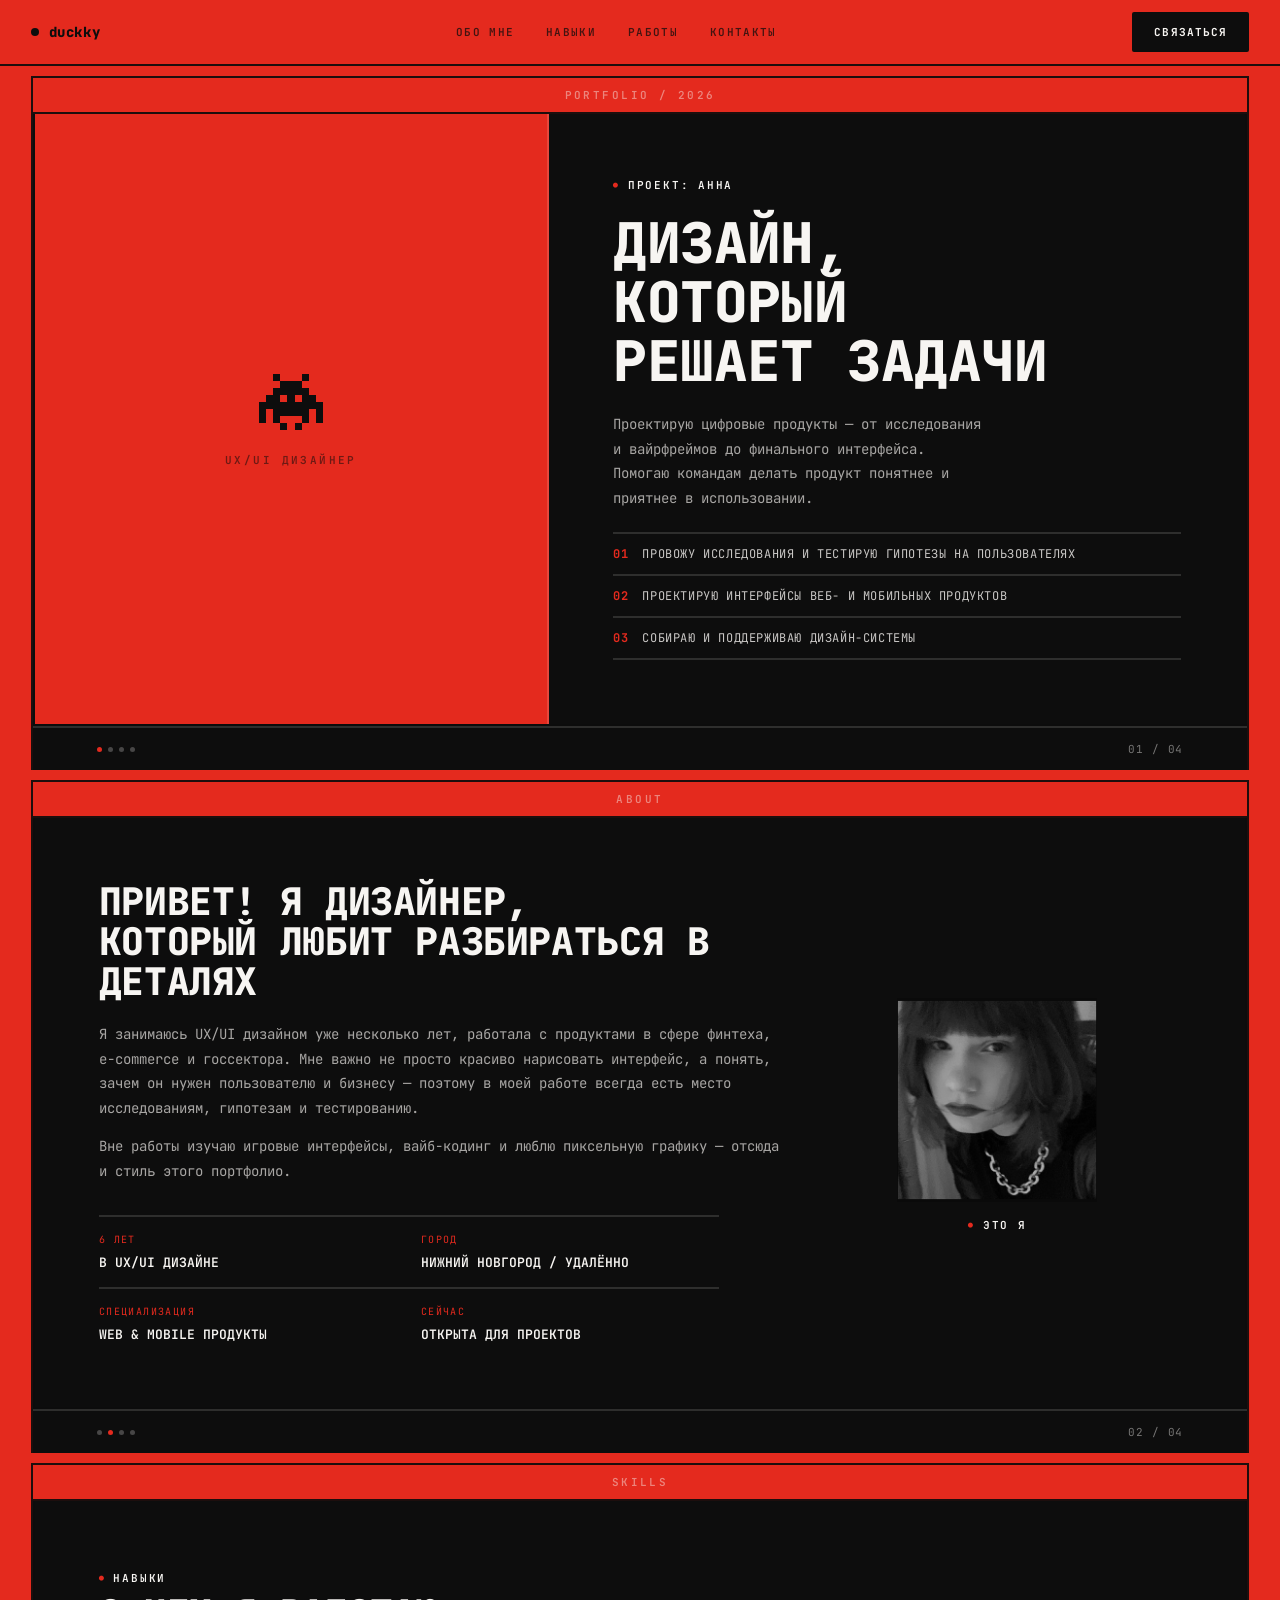
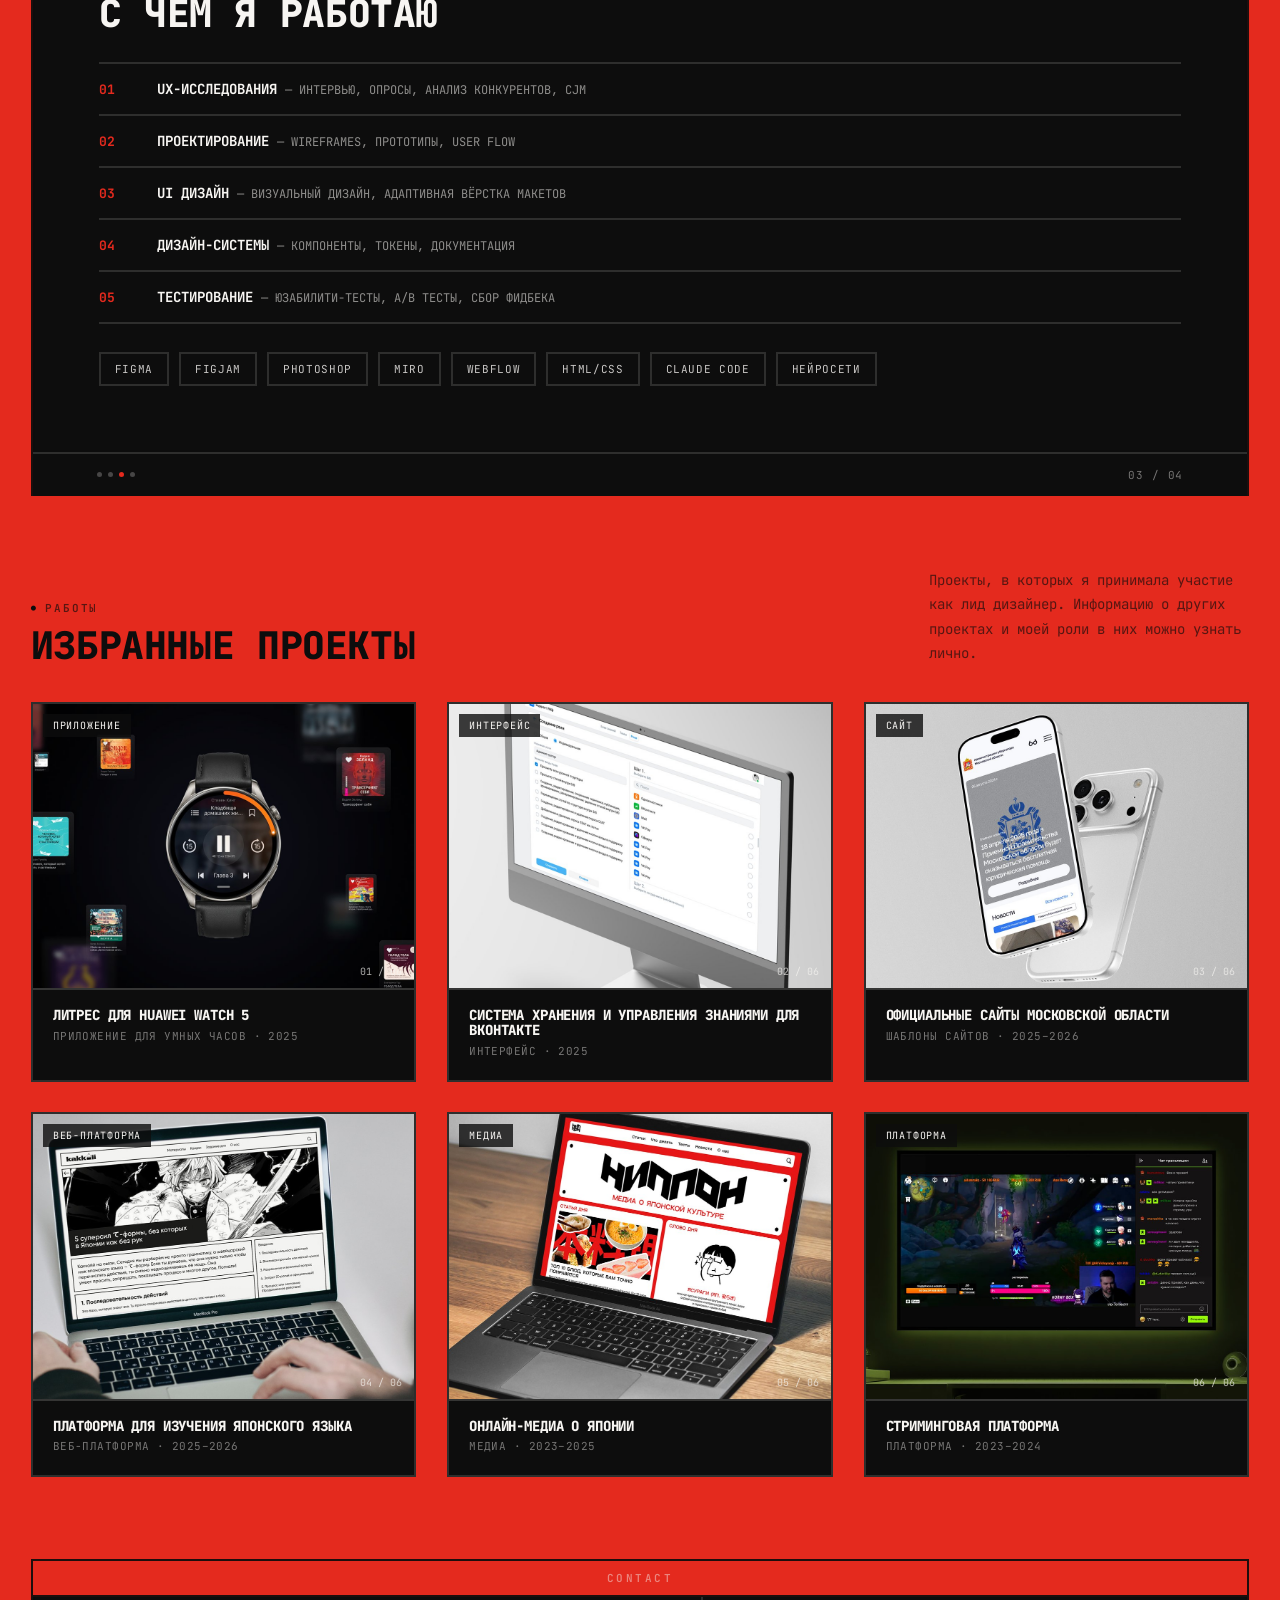
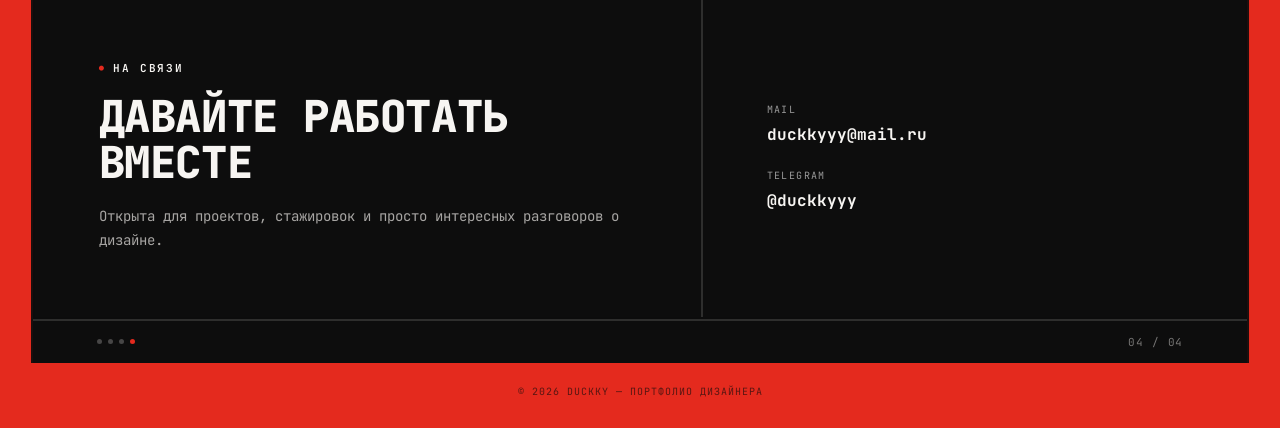
<file: index.html>
<!DOCTYPE html>
<html lang="ru">
<head>
<meta charset="UTF-8">
<meta name="viewport" content="width=device-width, initial-scale=1.0">
<title>Анна · UX/UI дизайнер — портфолио</title>
<meta name="description" content="Портфолио UX/UI дизайнера Анны. Проектирую цифровые продукты — от исследования до финального интерфейса.">
<link rel="stylesheet" href="css/style.css">
</head>
<body>

<header class="site-header">
  <div class="container">
    <a href="index.html" class="logo"><span class="logo-dot"></span>duckky</a>
    <nav class="main-nav">
      <a href="#about">Обо мне</a>
      <a href="#skills">Навыки</a>
      <a href="#work">Работы</a>
      <a href="#contact">Контакты</a>
    </nav>
    <div style="display:flex; align-items:center; gap:12px;">
      <a href="mailto:duckkyyy@mail.ru" class="btn-contact">Связаться</a>
      <button class="nav-toggle" aria-label="Меню"><span></span><span></span></button>
    </div>
  </div>
</header>

<main>

  <!-- HERO -->
  <section class="slide hero">
    <div class="slide-inner">
      <div class="slide-top"><span class="eyebrow">PORTFOLIO / 2026</span></div>
      <div class="card">
        <div class="hero-visual">
          <div class="hero-visual-inner">
            <svg class="pixel-icon" viewBox="0 0 72 64" xmlns="http://www.w3.org/2000/svg" fill="#0D0D0D" shape-rendering="crispEdges">
              <rect x="16" y="0" width="8" height="8"/><rect x="48" y="0" width="8" height="8"/>
              <rect x="24" y="8" width="24" height="8"/>
              <rect x="16" y="16" width="40" height="8"/>
              <rect x="8" y="24" width="16" height="8"/><rect x="32" y="24" width="8" height="8"/><rect x="48" y="24" width="16" height="8"/>
              <rect x="0" y="32" width="72" height="8"/>
              <rect x="0" y="40" width="8" height="8"/><rect x="16" y="40" width="40" height="8"/><rect x="64" y="40" width="8" height="8"/>
              <rect x="0" y="48" width="8" height="8"/><rect x="16" y="48" width="8" height="8"/><rect x="48" y="48" width="8" height="8"/><rect x="64" y="48" width="8" height="8"/>
              <rect x="24" y="56" width="8" height="8"/><rect x="40" y="56" width="8" height="8"/>
            </svg>
            <span class="eyebrow">UX/UI ДИЗАЙНЕР</span>
          </div>
        </div>
        <div class="hero-content">
          <span class="kicker on-black">Проект: Анна</span>
          <h1 class="h-display">Дизайн,<br>который<br>решает задачи</h1>
          <p class="body-text">Проектирую цифровые продукты — от исследования и вайрфреймов до финального интерфейса. Помогаю командам делать продукт понятнее и приятнее в использовании.</p>
          <ul class="hero-list">
            <li><span class="num">01</span> Провожу исследования и тестирую гипотезы на пользователях</li>
            <li><span class="num">02</span> Проектирую интерфейсы веб- и мобильных продуктов</li>
            <li><span class="num">03</span> Собираю и поддерживаю дизайн-системы</li>
          </ul>
        </div>
      </div>
      <div class="card-foot">
        <div class="dots"><span class="active"></span><span></span><span></span><span></span></div>
        <span class="counter">01 / 04</span>
      </div>
    </div>
  </section>

  <!-- ABOUT -->
  <section id="about" class="slide about">
    <div class="slide-inner">
      <div class="slide-top"><span class="eyebrow">About</span></div>
      <div class="card">
        <div>
          <h2 class="h-section">Привет! Я дизайнер,<br>который любит разбираться в деталях</h2>
          <p class="body-text">Я занимаюсь UX/UI дизайном уже несколько лет, работала с продуктами в сфере финтеха, e-commerce и госсектора. Мне важно не просто красиво нарисовать интерфейс, а понять, зачем он нужен пользователю и бизнесу — поэтому в моей работе всегда есть место исследованиям, гипотезам и тестированию.</p>
          <p class="body-text">Вне работы изучаю игровые интерфейсы, вайб-кодинг и люблю пиксельную графику — отсюда и стиль этого портфолио.</p>

          <div class="about-info">
            <div class="row">
              <div><div class="label accent">6 лет</div><div class="value">В UX/UI дизайне</div></div>
              <div><div class="label accent">Город</div><div class="value">Нижний Новгород / удалённо</div></div>
            </div>
            <div class="row">
              <div><div class="label accent">Специализация</div><div class="value">Web &amp; mobile продукты</div></div>
              <div><div class="label accent">Сейчас</div><div class="value">Открыта для проектов</div></div>
            </div>
          </div>
        </div>
        <div class="about-photo-col">
          <div class="about-photo">
            <img src="images/me.png" alt="Анна">
          </div>
          <span class="about-photo-tag kicker on-black">Это я</span>
        </div>
      </div>
      <div class="card-foot">
        <div class="dots"><span></span><span class="active"></span><span></span><span></span></div>
        <span class="counter">02 / 04</span>
      </div>
    </div>
  </section>

  <!-- SKILLS -->
  <section id="skills" class="slide skills">
    <div class="slide-inner">
      <div class="slide-top"><span class="eyebrow">Skills</span></div>
      <div class="card">
        <span class="kicker on-black">Навыки</span>
        <h2 class="h-section">С чем я работаю</h2>
        <ul class="skills-list">
          <li><span class="num">01</span><span class="skill-title">UX-исследования <span>— интервью, опросы, анализ конкурентов, CJM</span></span></li>
          <li><span class="num">02</span><span class="skill-title">Проектирование <span>— wireframes, прототипы, user flow</span></span></li>
          <li><span class="num">03</span><span class="skill-title">UI дизайн <span>— визуальный дизайн, адаптивная вёрстка макетов</span></span></li>
          <li><span class="num">04</span><span class="skill-title">Дизайн-системы <span>— компоненты, токены, документация</span></span></li>
          <li><span class="num">05</span><span class="skill-title">Тестирование <span>— юзабилити-тесты, A/B тесты, сбор фидбека</span></span></li>
        </ul>
        <div class="tags">
          <span>Figma</span><span>FigJam</span><span>Photoshop</span><span>Miro</span>
          <span>Webflow</span><span>HTML/CSS</span><span>Claude Code</span><span>Нейросети</span>
        </div>
      </div>
      <div class="card-foot">
        <div class="dots"><span></span><span></span><span class="active"></span><span></span></div>
        <span class="counter">03 / 04</span>
      </div>
    </div>
  </section>

  <!-- PROJECTS -->
  <section id="work" class="projects">
    <div class="projects-head">
      <div>
        <span class="kicker muted">Работы</span>
        <h2 class="h-section" style="margin-top:10px;">Избранные проекты</h2>
      </div>
      <p class="body-text">Проекты, в которых я принимала участие как лид дизайнер. Информацию о других проектах и моей роли в них можно узнать лично.</p>
    </div>

    <div class="projects-grid">

      <a class="project-card" href="cases/litres.html">
        <div class="project-thumb">
          <img src="images/litres-cover.jpg" alt="Литрес для Huawei Watch 5">
          <span class="project-tag">Приложение</span>
          <span class="project-index">01 / 06</span>
        </div>
        <div class="project-body">
          <h3>Литрес для Huawei Watch 5</h3>
          <div class="meta">Приложение для умных часов · 2025</div>
        </div>
      </a>

      <a class="project-card" href="cases/vk-knowledge.html">
        <div class="project-thumb">
          <img src="images/vk-cover.jpg" alt="Система хранения и управления знаниями для ВКонтакте">
          <span class="project-tag">Интерфейс</span>
          <span class="project-index">02 / 06</span>
        </div>
        <div class="project-body">
          <h3>Система хранения и управления знаниями для ВКонтакте</h3>
          <div class="meta">Интерфейс · 2025</div>
        </div>
      </a>

      <a class="project-card" href="cases/mosreg.html">
        <div class="project-thumb">
          <img src="images/mosreg-cover.jpg" alt="Официальные сайты Московской области">
          <span class="project-tag">Сайт</span>
          <span class="project-index">03 / 06</span>
        </div>
        <div class="project-body">
          <h3>Официальные сайты Московской области</h3>
          <div class="meta">Шаблоны сайтов · 2025–2026</div>
        </div>
      </a>

      <a class="project-card" href="cases/kakkoii.html">
        <div class="project-thumb">
          <img src="images/kakkoii-cover.jpg" alt="Платформа для изучения японского языка">
          <span class="project-tag">Веб-платформа</span>
          <span class="project-index">04 / 06</span>
        </div>
        <div class="project-body">
          <h3>Платформа для изучения японского языка</h3>
          <div class="meta">Веб-платформа · 2025–2026</div>
        </div>
      </a>

      <a class="project-card" href="cases/nippon.html">
        <div class="project-thumb">
          <img src="images/nippon-cover.jpg" alt="Онлайн-медиа о Японии">
          <span class="project-tag">Медиа</span>
          <span class="project-index">05 / 06</span>
        </div>
        <div class="project-body">
          <h3>Онлайн-медиа о Японии</h3>
          <div class="meta">Медиа · 2023–2025</div>
        </div>
      </a>

      <a class="project-card" href="cases/yolo.html">
        <div class="project-thumb">
          <img src="images/yolo-cover.jpg" alt="Стриминговая платформа">
          <span class="project-tag">Платформа</span>
          <span class="project-index">06 / 06</span>
        </div>
        <div class="project-body">
          <h3>Стриминговая платформа</h3>
          <div class="meta">Платформа · 2023–2024</div>
        </div>
      </a>

    </div>
  </section>

  <!-- CONTACT -->
  <section id="contact" class="slide contact">
    <div class="slide-inner">
      <div class="slide-top"><span class="eyebrow">Contact</span></div>
      <div class="card">
        <div class="contact-left">
          <span class="kicker on-black">На связи</span>
          <h2 class="h-display" style="font-size:clamp(28px,3.6vw,44px);">Давайте работать вместе</h2>
          <p class="body-text">Открыта для проектов, стажировок и просто интересных разговоров о дизайне.</p>
        </div>
        <div class="contact-right">
          <div class="contact-item">
            <div class="label">Mail</div>
            <a href="mailto:duckkyyy@mail.ru"><div class="value">duckkyyy@mail.ru</div></a>
          </div>
          <div class="contact-item">
            <div class="label">Telegram</div>
            <a href="https://t.me/duckkyyy" target="_blank" rel="noopener"><div class="value">@duckkyyy</div></a>
          </div>
        </div>
      </div>
      <div class="card-foot">
        <div class="dots"><span></span><span></span><span></span><span class="active"></span></div>
        <span class="counter">04 / 04</span>
      </div>
    </div>
  </section>

</main>

<footer class="site-footer">© 2026 duckky — Портфолио дизайнера</footer>

<script src="js/script.js"></script>
</body>
</html>
</file>
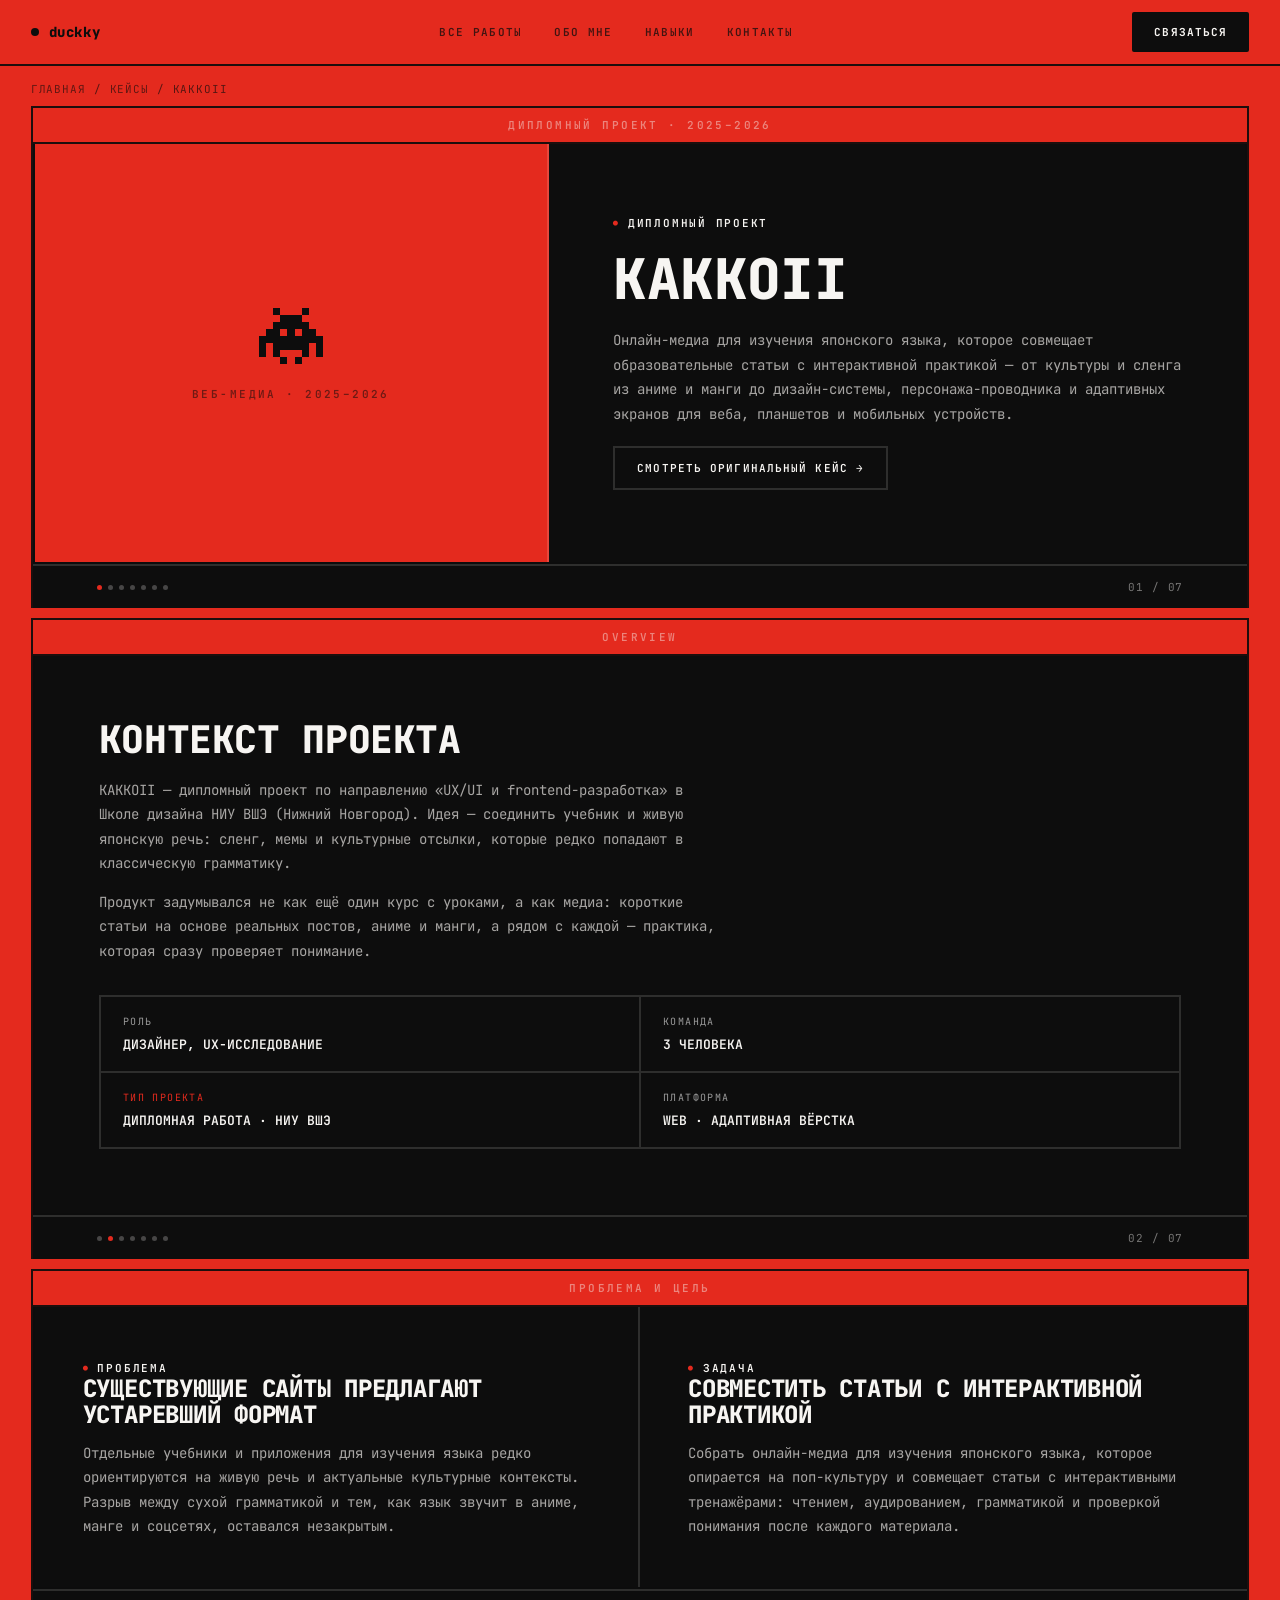
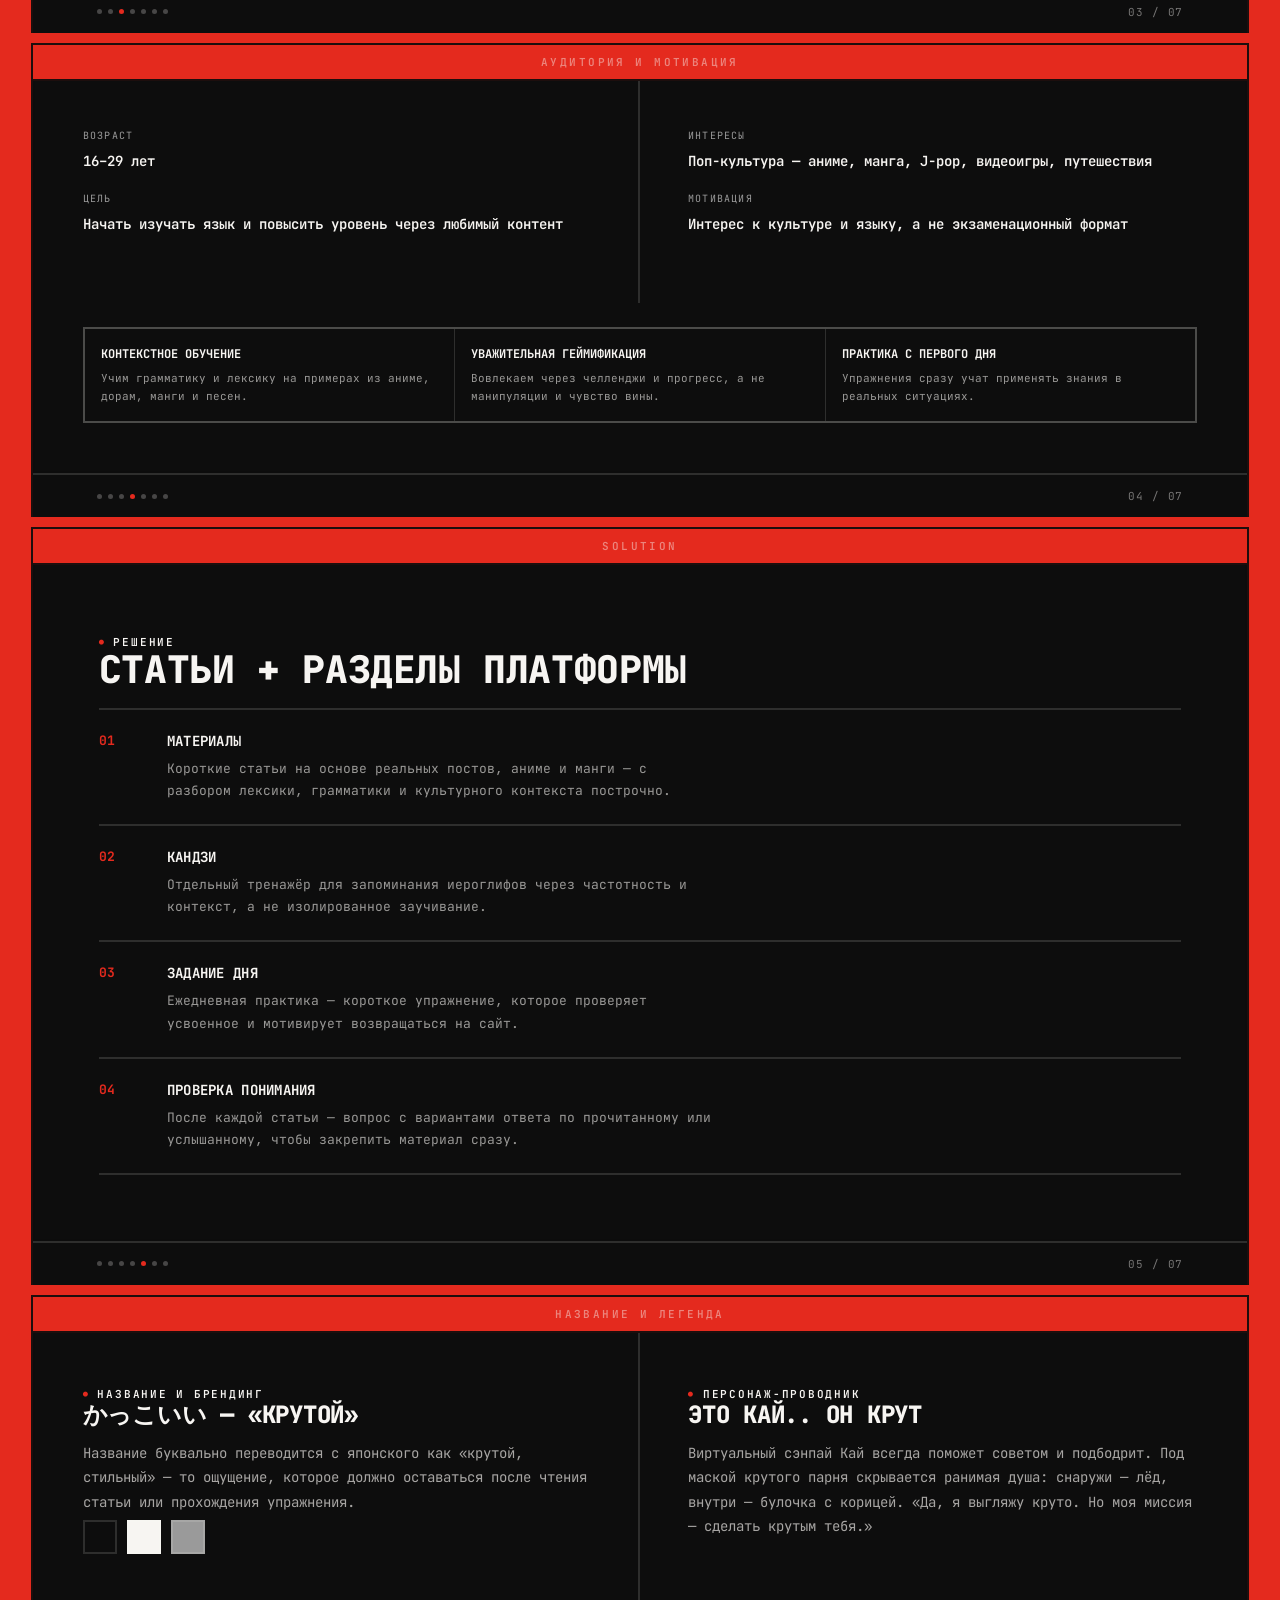
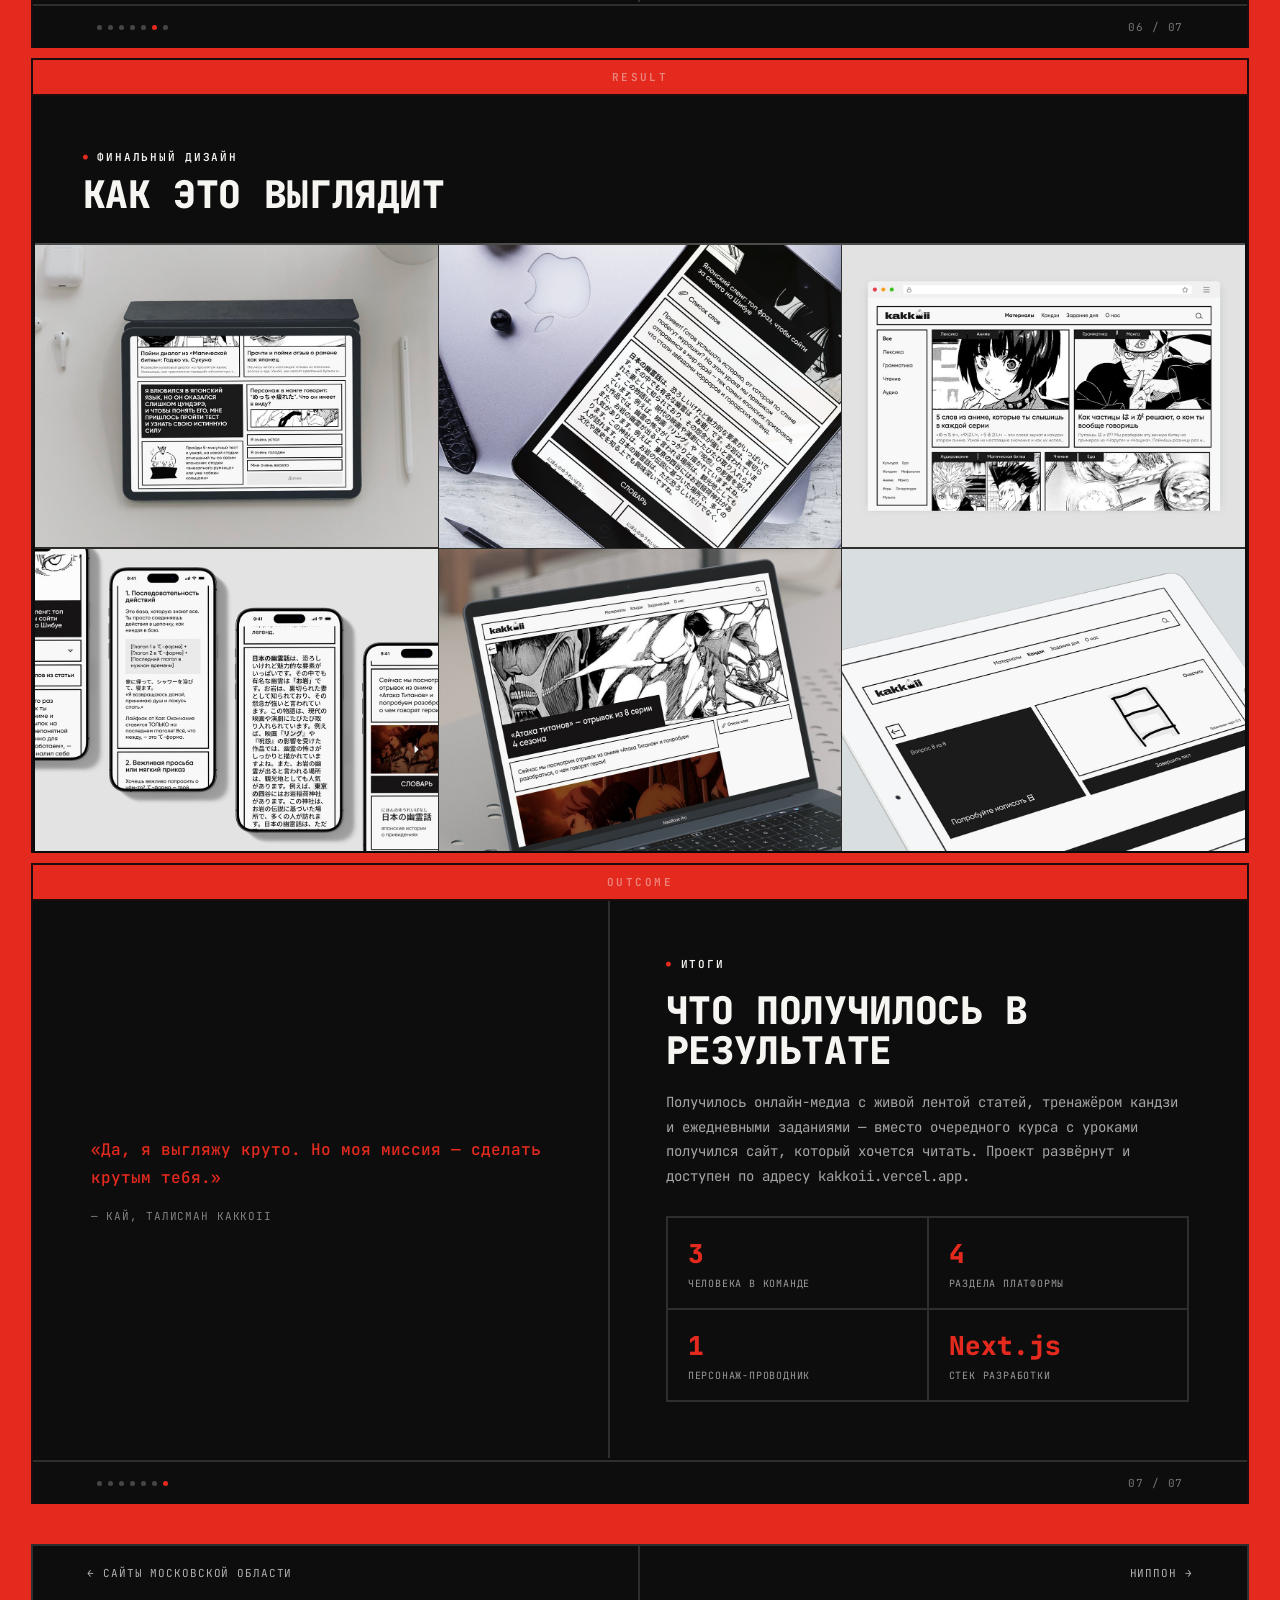
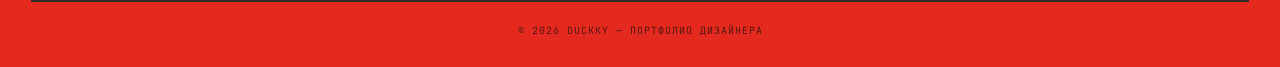
<file: cases/kakkoii.html>
<!DOCTYPE html>
<html lang="ru">
<head>
<meta charset="UTF-8">
<meta name="viewport" content="width=device-width, initial-scale=1.0">
<title>KAKKOII — кейс — Анна UX</title>
<meta name="description" content="Онлайн-медиа для изучения японского языка через аниме, мангу и живую речь. Дипломный проект в Школе дизайна НИУ ВШЭ.">
<link rel="stylesheet" href="../css/style.css">
</head>
<body>

<header class="site-header">
  <div class="container">
    <a href="../index.html" class="logo"><span class="logo-dot"></span>duckky</a>
    <nav class="main-nav">
      <a href="../index.html#work">Все работы</a>
      <a href="../index.html#about">Обо мне</a>
      <a href="../index.html#skills">Навыки</a>
      <a href="../index.html#contact">Контакты</a>
    </nav>
    <div style="display:flex; align-items:center; gap:12px;">
      <a href="mailto:duckkyyy@mail.ru" class="btn-contact">Связаться</a>
      <button class="nav-toggle" aria-label="Меню"><span></span><span></span></button>
    </div>
  </div>
</header>

<div class="breadcrumb"><a href="../index.html">Главная</a> / <a href="../index.html#work">Кейсы</a> / KAKKOII</div>

<main>

  <section class="slide case-hero">
    <div class="slide-inner">
      <div class="slide-top"><span class="eyebrow">Дипломный проект · 2025–2026</span></div>
      <div class="card">
        <div class="hero-visual">
          <div class="hero-visual-inner">
            <svg class="pixel-icon" viewBox="0 0 72 64" xmlns="http://www.w3.org/2000/svg" fill="#0D0D0D" shape-rendering="crispEdges">
              <rect x="16" y="0" width="8" height="8"/><rect x="48" y="0" width="8" height="8"/>
              <rect x="24" y="8" width="24" height="8"/>
              <rect x="16" y="16" width="40" height="8"/>
              <rect x="8" y="24" width="16" height="8"/><rect x="32" y="24" width="8" height="8"/><rect x="48" y="24" width="16" height="8"/>
              <rect x="0" y="32" width="72" height="8"/>
              <rect x="0" y="40" width="8" height="8"/><rect x="16" y="40" width="40" height="8"/><rect x="64" y="40" width="8" height="8"/>
              <rect x="0" y="48" width="8" height="8"/><rect x="16" y="48" width="8" height="8"/><rect x="48" y="48" width="8" height="8"/><rect x="64" y="48" width="8" height="8"/>
              <rect x="24" y="56" width="8" height="8"/><rect x="40" y="56" width="8" height="8"/>
            </svg>
            <span class="eyebrow">Веб-медиа · 2025–2026</span>
          </div>
        </div>
        <div class="case-hero-content">
          <span class="kicker on-black">Дипломный проект</span>
          <h1 class="h-display">KAKKOII</h1>
          <p class="body-text">Онлайн-медиа для изучения японского языка, которое совмещает образовательные статьи с интерактивной практикой — от культуры и сленга из аниме и манги до дизайн-системы, персонажа-проводника и адаптивных экранов для веба, планшетов и мобильных устройств.</p>
          <a href="https://kakkoii.vercel.app/" target="_blank" rel="noopener" class="btn-outline">Смотреть оригинальный кейс →</a>
        </div>
      </div>
      <div class="card-foot">
        <div class="dots"><span class="active"></span><span></span><span></span><span></span><span></span><span></span><span></span></div>
        <span class="counter">01 / 07</span>
      </div>
    </div>
  </section>

  <section class="slide">
    <div class="slide-inner">
      <div class="slide-top"><span class="eyebrow">Overview</span></div>
      <div class="card">
        <h2 class="h-section">Контекст проекта</h2>
        <div class="overview-text" style="margin-top:18px;">
          <p class="body-text">KAKKOII — дипломный проект по направлению «UX/UI и frontend-разработка» в Школе дизайна НИУ ВШЭ (Нижний Новгород). Идея — соединить учебник и живую японскую речь: сленг, мемы и культурные отсылки, которые редко попадают в классическую грамматику.</p>
          <p class="body-text">Продукт задумывался не как ещё один курс с уроками, а как медиа: короткие статьи на основе реальных постов, аниме и манги, а рядом с каждой — практика, которая сразу проверяет понимание.</p>
        </div>
        <div class="info-grid">
          <div><div class="label">Роль</div><div class="value">Дизайнер, UX-исследование</div></div>
          <div><div class="label">Команда</div><div class="value">3 человека</div></div>
          <div><div class="label accent">Тип проекта</div><div class="value">Дипломная работа · НИУ ВШЭ</div></div>
          <div><div class="label">Платформа</div><div class="value">Web · адаптивная вёрстка</div></div>
        </div>
      </div>
      <div class="card-foot">
        <div class="dots"><span></span><span class="active"></span><span></span><span></span><span></span><span></span><span></span></div>
        <span class="counter">02 / 07</span>
      </div>
    </div>
  </section>

  <section class="slide">
    <div class="slide-inner">
      <div class="slide-top"><span class="eyebrow">Проблема и цель</span></div>
      <div class="card" style="padding:0;">
        <div class="two-col">
          <div>
            <span class="kicker on-black">Проблема</span>
            <h3>Существующие сайты предлагают устаревший формат</h3>
            <p class="body-text">Отдельные учебники и приложения для изучения языка редко ориентируются на живую речь и актуальные культурные контексты. Разрыв между сухой грамматикой и тем, как язык звучит в аниме, манге и соцсетях, оставался незакрытым.</p>
          </div>
          <div>
            <span class="kicker on-black">Задача</span>
            <h3>Совместить статьи с интерактивной практикой</h3>
            <p class="body-text">Собрать онлайн-медиа для изучения японского языка, которое опирается на поп-культуру и совмещает статьи с интерактивными тренажёрами: чтением, аудированием, грамматикой и проверкой понимания после каждого материала.</p>
          </div>
        </div>
      </div>
      <div class="card-foot">
        <div class="dots"><span></span><span></span><span class="active"></span><span></span><span></span><span></span><span></span></div>
        <span class="counter">03 / 07</span>
      </div>
    </div>
  </section>

  <section class="slide">
    <div class="slide-inner">
      <div class="slide-top"><span class="eyebrow">Аудитория и мотивация</span></div>
      <div class="card" style="padding:0;">
        <div class="audience-grid">
          <div>
            <div class="label">Возраст</div>
            <div class="value">16–29 лет</div>
            <div class="label">Цель</div>
            <div class="value">Начать изучать язык и повысить уровень через любимый контент</div>
          </div>
          <div>
            <div class="label">Интересы</div>
            <div class="value">Поп-культура — аниме, манга, J-pop, видеоигры, путешествия</div>
            <div class="label">Мотивация</div>
            <div class="value">Интерес к культуре и языку, а не экзаменационный формат</div>
          </div>
        </div>
        <div style="padding: 0 clamp(28px,4vw,48px) clamp(28px,4vw,48px);">
          <div class="mini-cards">
            <div><strong>Контекстное обучение</strong>Учим грамматику и лексику на примерах из аниме, дорам, манги и песен.</div>
            <div><strong>Уважительная геймификация</strong>Вовлекаем через челленджи и прогресс, а не манипуляции и чувство вины.</div>
            <div><strong>Практика с первого дня</strong>Упражнения сразу учат применять знания в реальных ситуациях.</div>
          </div>
        </div>
      </div>
      <div class="card-foot">
        <div class="dots"><span></span><span></span><span></span><span class="active"></span><span></span><span></span><span></span></div>
        <span class="counter">04 / 07</span>
      </div>
    </div>
  </section>

  <section class="slide">
    <div class="slide-inner">
      <div class="slide-top"><span class="eyebrow">Solution</span></div>
      <div class="card">
        <span class="kicker on-black">Решение</span>
        <h2 class="h-section">Статьи + разделы платформы</h2>
        <ul class="process-list" style="margin-top:18px;">
          <li><span class="num">01</span><div><h4>Материалы</h4><p>Короткие статьи на основе реальных постов, аниме и манги — с разбором лексики, грамматики и культурного контекста построчно.</p></div></li>
          <li><span class="num">02</span><div><h4>Кандзи</h4><p>Отдельный тренажёр для запоминания иероглифов через частотность и контекст, а не изолированное заучивание.</p></div></li>
          <li><span class="num">03</span><div><h4>Задание дня</h4><p>Ежедневная практика — короткое упражнение, которое проверяет усвоенное и мотивирует возвращаться на сайт.</p></div></li>
          <li><span class="num">04</span><div><h4>Проверка понимания</h4><p>После каждой статьи — вопрос с вариантами ответа по прочитанному или услышанному, чтобы закрепить материал сразу.</p></div></li>
        </ul>
      </div>
      <div class="card-foot">
        <div class="dots"><span></span><span></span><span></span><span></span><span class="active"></span><span></span><span></span></div>
        <span class="counter">05 / 07</span>
      </div>
    </div>
  </section>

  <section class="slide">
    <div class="slide-inner">
      <div class="slide-top"><span class="eyebrow">Название и легенда</span></div>
      <div class="card" style="padding:0;">
        <div class="two-col">
          <div>
            <span class="kicker on-black">Название и брендинг</span>
            <h3>かっこいい — «крутой»</h3>
            <p class="body-text">Название буквально переводится с японского как «крутой, стильный» — то ощущение, которое должно оставаться после чтения статьи или прохождения упражнения.</p>
            <div class="swatches">
              <div class="swatch" style="background:#0D0D0D;"></div>
              <div class="swatch" style="background:#F7F5F2;"></div>
              <div class="swatch" style="background:#9A9A9A;"></div>
            </div>
          </div>
          <div>
            <span class="kicker on-black">Персонаж-проводник</span>
            <h3>Это Кай.. он крут</h3>
            <p class="body-text">Виртуальный сэнпай Кай всегда поможет советом и подбодрит. Под маской крутого парня скрывается ранимая душа: снаружи — лёд, внутри — булочка с корицей. «Да, я выгляжу круто. Но моя миссия — сделать крутым тебя.»</p>
          </div>
        </div>
      </div>
      <div class="card-foot">
        <div class="dots"><span></span><span></span><span></span><span></span><span></span><span class="active"></span><span></span></div>
        <span class="counter">06 / 07</span>
      </div>
    </div>
  </section>

  <section class="slide">
    <div class="slide-inner">
      <div class="slide-top"><span class="eyebrow">Result</span></div>
      <div class="card" style="padding:0;">
        <div style="padding: clamp(28px,4vw,48px) clamp(28px,4vw,48px) 0;">
          <span class="kicker on-black">Финальный дизайн</span>
          <h2 class="h-section" style="margin-top:10px;">Как это выглядит</h2>
        </div>
        <div class="gallery" style="margin-top:28px; border-left:none; border-right:none; border-bottom:none;">
          <figure><img src="../images/kakkoii-1.jpg" alt="KAKKOII — экран 1"></figure>
          <figure><img src="../images/kakkoii-2.jpg" alt="KAKKOII — экран 2"></figure>
          <figure><img src="../images/kakkoii-3.jpg" alt="KAKKOII — экран 3"></figure>
          <figure><img src="../images/kakkoii-4.jpg" alt="KAKKOII — экран 4"></figure>
          <figure><img src="../images/kakkoii-5.jpg" alt="KAKKOII — экран 5"></figure>
          <figure><img src="../images/kakkoii-6.jpg" alt="KAKKOII — экран 6"></figure>
        </div>
      </div>
    </div>
  </section>

  <section class="slide outcome">
    <div class="slide-inner">
      <div class="slide-top"><span class="eyebrow">Outcome</span></div>
      <div class="card">
        <div class="outcome-quote">
          <blockquote>«Да, я выгляжу круто. Но моя миссия — сделать крутым тебя.»</blockquote>
          <cite>— Кай, талисман KAKKOII</cite>
        </div>
        <div class="outcome-body">
          <span class="kicker on-black">Итоги</span>
          <h2 class="h-section">Что получилось в результате</h2>
          <p class="body-text">Получилось онлайн-медиа с живой лентой статей, тренажёром кандзи и ежедневными заданиями — вместо очередного курса с уроками получился сайт, который хочется читать. Проект развёрнут и доступен по адресу kakkoii.vercel.app.</p>
          <div class="stat-grid">
            <div><div class="stat-value">3</div><div class="stat-label">Человека в команде</div></div>
            <div><div class="stat-value">4</div><div class="stat-label">Раздела платформы</div></div>
            <div><div class="stat-value">1</div><div class="stat-label">Персонаж-проводник</div></div>
            <div><div class="stat-value">Next.js</div><div class="stat-label">Стек разработки</div></div>
          </div>
        </div>
      </div>
      <div class="card-foot">
        <div class="dots"><span></span><span></span><span></span><span></span><span></span><span></span><span class="active"></span></div>
        <span class="counter">07 / 07</span>
      </div>
    </div>
  </section>

  <nav class="case-nav">
    <div class="container">
      <a class="prev" href="mosreg.html">← Сайты Московской области</a>
      <a class="next" href="nippon.html">Ниппон →</a>
    </div>
  </nav>

</main>

<footer class="site-footer">© 2026 duckky — Портфолио дизайнера</footer>

<script src="../js/script.js"></script>
</body>
</html>
</file>
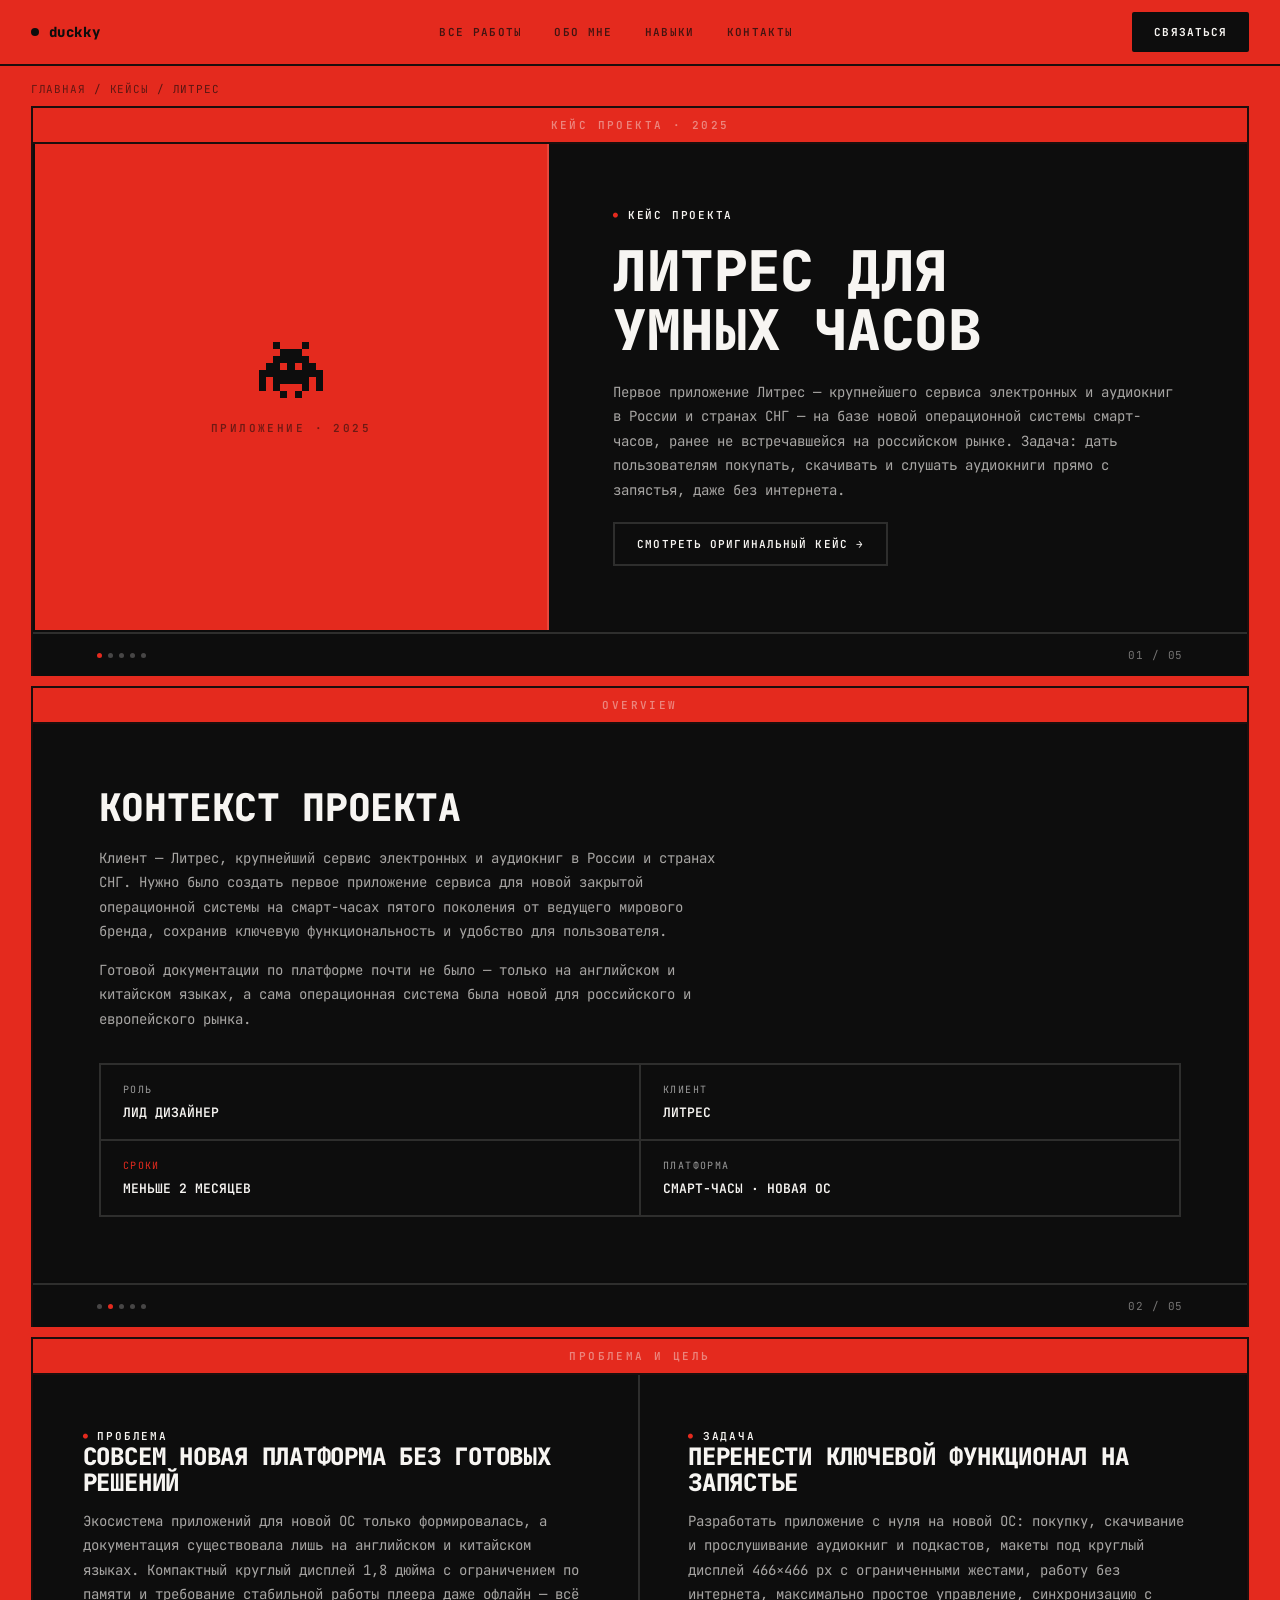
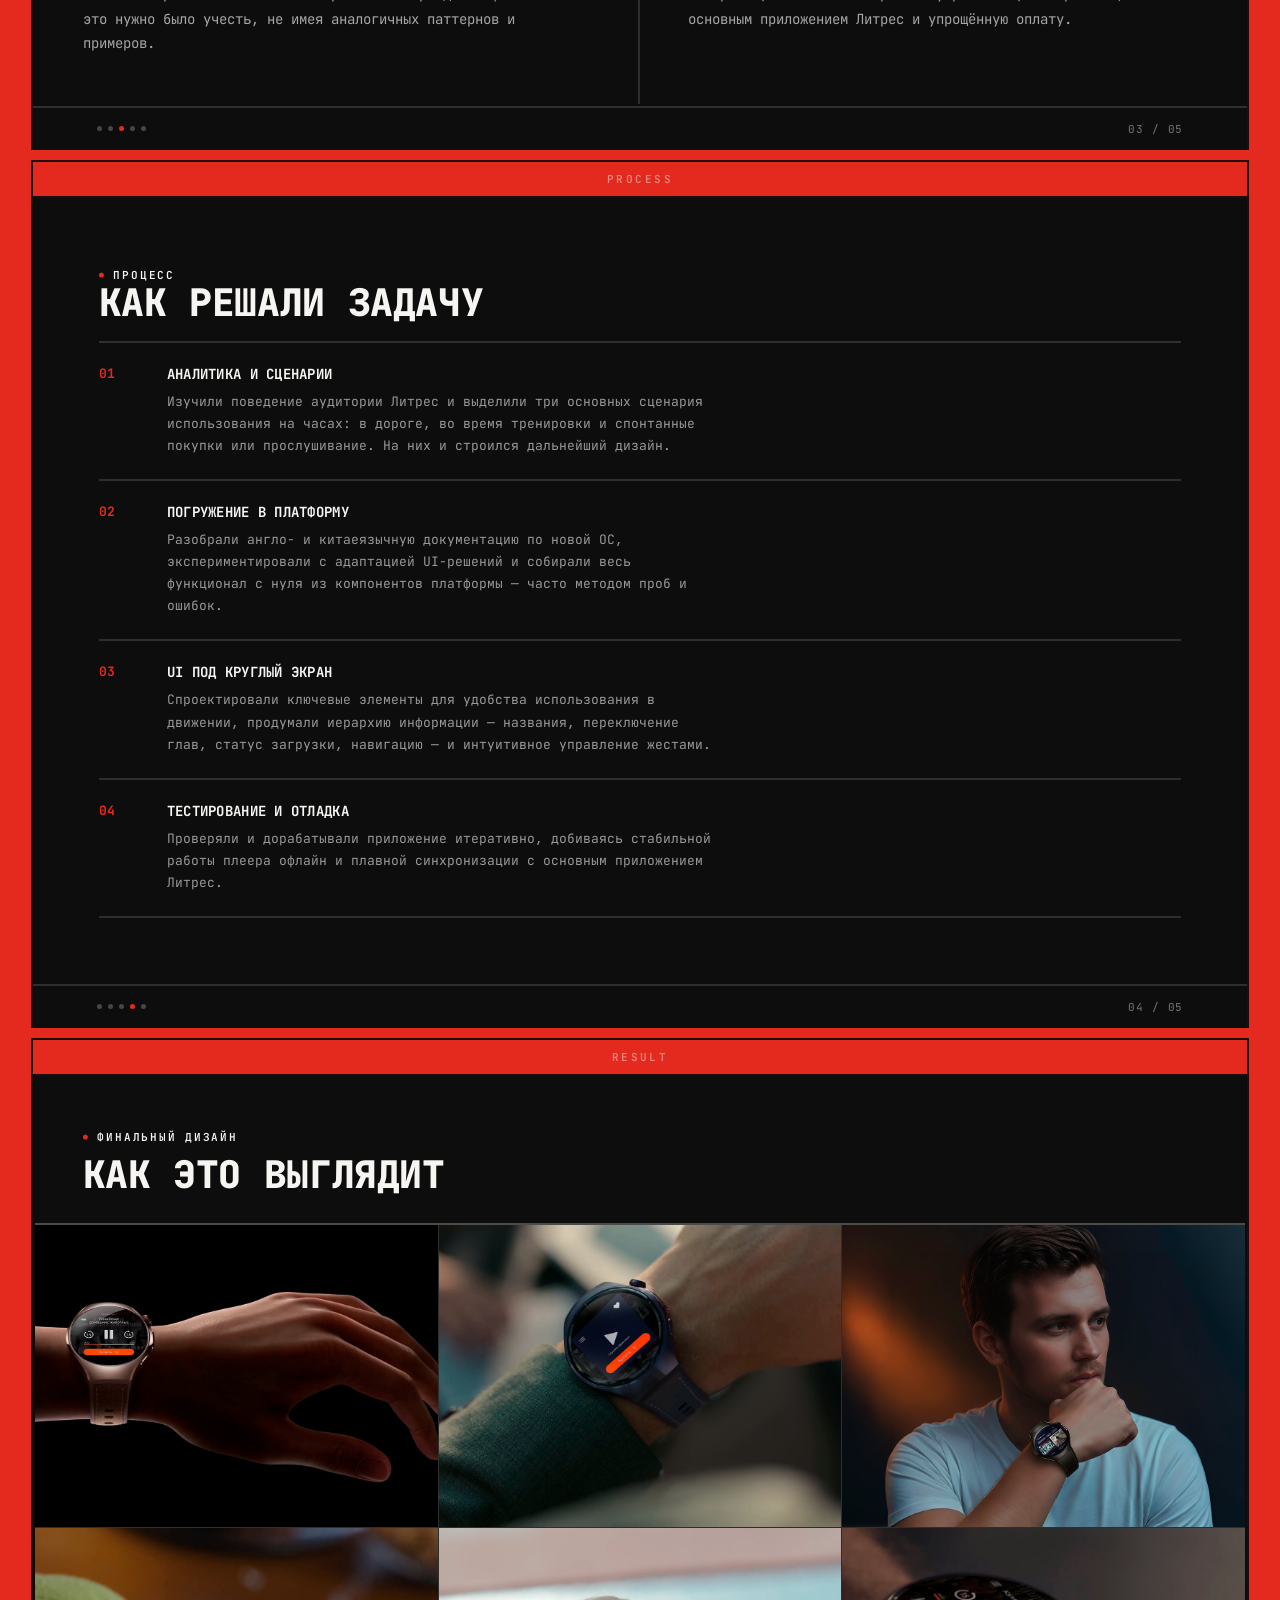
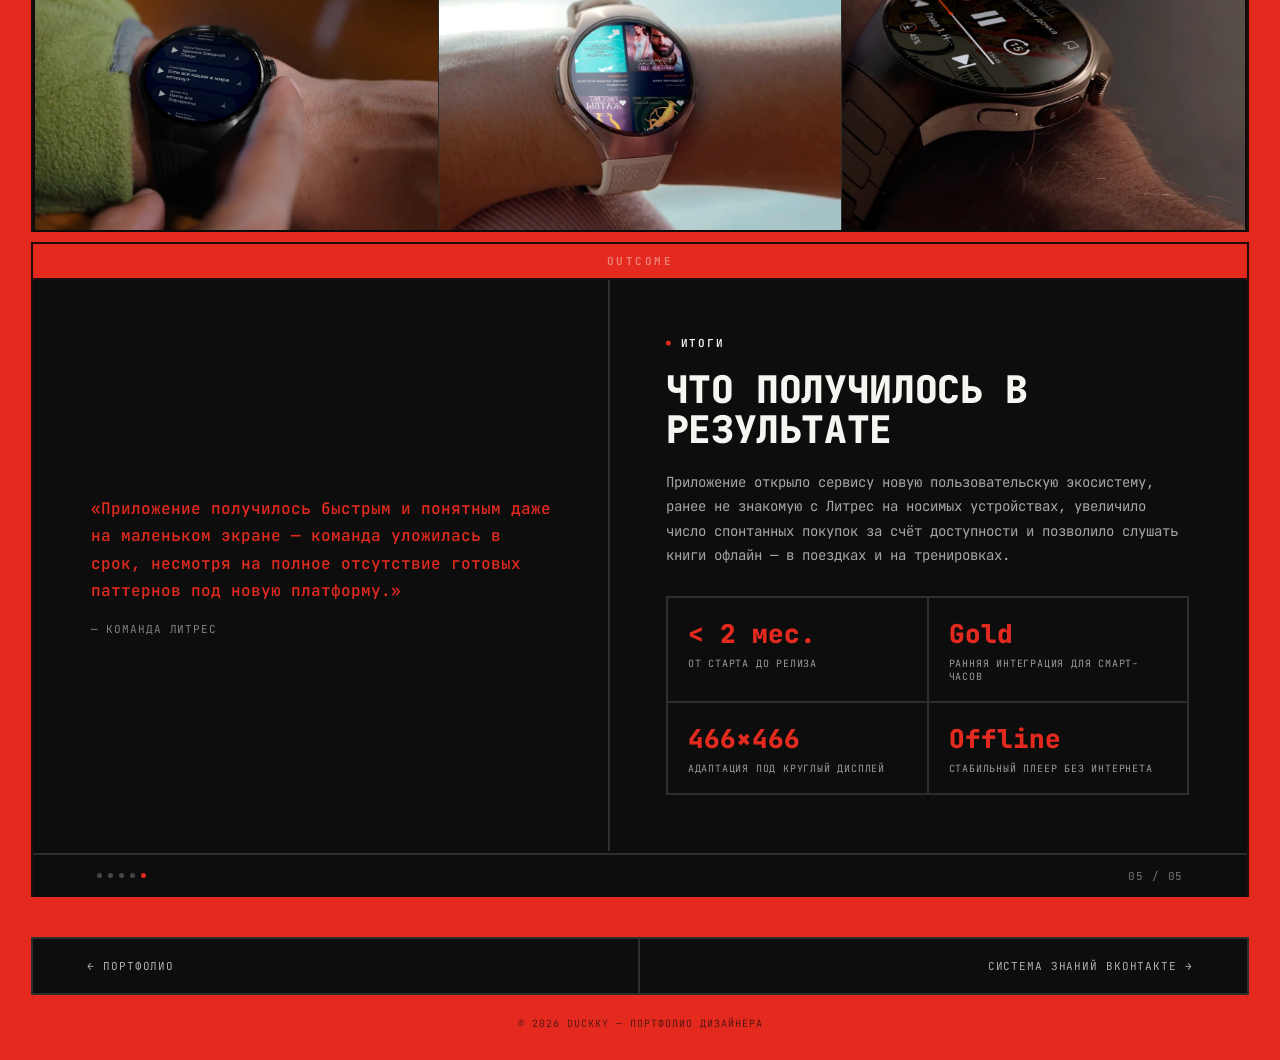
<file: cases/litres.html>
<!DOCTYPE html>
<html lang="ru">
<head>
<meta charset="UTF-8">
<meta name="viewport" content="width=device-width, initial-scale=1.0">
<title>Литрес для умных часов — кейс — Анна UX</title>
<meta name="description" content="Приложение Литрес для смарт-часов на новой ОС: покупка, скачивание и офлайн-прослушивание аудиокниг прямо с запястья.">
<link rel="stylesheet" href="../css/style.css">
</head>
<body>

<header class="site-header">
  <div class="container">
    <a href="../index.html" class="logo"><span class="logo-dot"></span>duckky</a>
    <nav class="main-nav">
      <a href="../index.html#work">Все работы</a>
      <a href="../index.html#about">Обо мне</a>
      <a href="../index.html#skills">Навыки</a>
      <a href="../index.html#contact">Контакты</a>
    </nav>
    <div style="display:flex; align-items:center; gap:12px;">
      <a href="mailto:duckkyyy@mail.ru" class="btn-contact">Связаться</a>
      <button class="nav-toggle" aria-label="Меню"><span></span><span></span></button>
    </div>
  </div>
</header>

<div class="breadcrumb"><a href="../index.html">Главная</a> / <a href="../index.html#work">Кейсы</a> / Литрес</div>

<main>

  <!-- HERO -->
  <section class="slide case-hero">
    <div class="slide-inner">
      <div class="slide-top"><span class="eyebrow">Кейс проекта · 2025</span></div>
      <div class="card">
        <div class="hero-visual">
          <div class="hero-visual-inner">
            <svg class="pixel-icon" viewBox="0 0 72 64" xmlns="http://www.w3.org/2000/svg" fill="#0D0D0D" shape-rendering="crispEdges">
              <rect x="16" y="0" width="8" height="8"/><rect x="48" y="0" width="8" height="8"/>
              <rect x="24" y="8" width="24" height="8"/>
              <rect x="16" y="16" width="40" height="8"/>
              <rect x="8" y="24" width="16" height="8"/><rect x="32" y="24" width="8" height="8"/><rect x="48" y="24" width="16" height="8"/>
              <rect x="0" y="32" width="72" height="8"/>
              <rect x="0" y="40" width="8" height="8"/><rect x="16" y="40" width="40" height="8"/><rect x="64" y="40" width="8" height="8"/>
              <rect x="0" y="48" width="8" height="8"/><rect x="16" y="48" width="8" height="8"/><rect x="48" y="48" width="8" height="8"/><rect x="64" y="48" width="8" height="8"/>
              <rect x="24" y="56" width="8" height="8"/><rect x="40" y="56" width="8" height="8"/>
            </svg>
            <span class="eyebrow">Приложение · 2025</span>
          </div>
        </div>
        <div class="case-hero-content">
          <span class="kicker on-black">Кейс проекта</span>
          <h1 class="h-display">Литрес для<br>умных часов</h1>
          <p class="body-text">Первое приложение Литрес — крупнейшего сервиса электронных и аудиокниг в России и странах СНГ — на базе новой операционной системы смарт-часов, ранее не встречавшейся на российском рынке. Задача: дать пользователям покупать, скачивать и слушать аудиокниги прямо с запястья, даже без интернета.</p>
          <a href="#" class="btn-outline">Смотреть оригинальный кейс →</a>
        </div>
      </div>
      <div class="card-foot">
        <div class="dots"><span class="active"></span><span></span><span></span><span></span><span></span></div>
        <span class="counter">01 / 05</span>
      </div>
    </div>
  </section>

  <!-- OVERVIEW -->
  <section class="slide">
    <div class="slide-inner">
      <div class="slide-top"><span class="eyebrow">Overview</span></div>
      <div class="card">
        <h2 class="h-section">Контекст проекта</h2>
        <div class="overview-text" style="margin-top:18px;">
          <p class="body-text">Клиент — Литрес, крупнейший сервис электронных и аудиокниг в России и странах СНГ. Нужно было создать первое приложение сервиса для новой закрытой операционной системы на смарт-часах пятого поколения от ведущего мирового бренда, сохранив ключевую функциональность и удобство для пользователя.</p>
          <p class="body-text">Готовой документации по платформе почти не было — только на английском и китайском языках, а сама операционная система была новой для российского и европейского рынка.</p>
        </div>
        <div class="info-grid">
          <div><div class="label">Роль</div><div class="value">Лид дизайнер</div></div>
          <div><div class="label">Клиент</div><div class="value">Литрес</div></div>
          <div><div class="label accent">Сроки</div><div class="value">Меньше 2 месяцев</div></div>
          <div><div class="label">Платформа</div><div class="value">Смарт-часы · новая ОС</div></div>
        </div>
      </div>
      <div class="card-foot">
        <div class="dots"><span></span><span class="active"></span><span></span><span></span><span></span></div>
        <span class="counter">02 / 05</span>
      </div>
    </div>
  </section>

  <!-- PROBLEM & TASK -->
  <section class="slide">
    <div class="slide-inner">
      <div class="slide-top"><span class="eyebrow">Проблема и цель</span></div>
      <div class="card" style="padding:0;">
        <div class="two-col">
          <div>
            <span class="kicker on-black">Проблема</span>
            <h3>Совсем новая платформа без готовых решений</h3>
            <p class="body-text">Экосистема приложений для новой ОС только формировалась, а документация существовала лишь на английском и китайском языках. Компактный круглый дисплей 1,8 дюйма с ограничением по памяти и требование стабильной работы плеера даже офлайн — всё это нужно было учесть, не имея аналогичных паттернов и примеров.</p>
          </div>
          <div>
            <span class="kicker on-black">Задача</span>
            <h3>Перенести ключевой функционал на запястье</h3>
            <p class="body-text">Разработать приложение с нуля на новой ОС: покупку, скачивание и прослушивание аудиокниг и подкастов, макеты под круглый дисплей 466×466 px с ограниченными жестами, работу без интернета, максимально простое управление, синхронизацию с основным приложением Литрес и упрощённую оплату.</p>
          </div>
        </div>
      </div>
      <div class="card-foot">
        <div class="dots"><span></span><span></span><span class="active"></span><span></span><span></span></div>
        <span class="counter">03 / 05</span>
      </div>
    </div>
  </section>

  <!-- PROCESS -->
  <section class="slide">
    <div class="slide-inner">
      <div class="slide-top"><span class="eyebrow">Process</span></div>
      <div class="card">
        <span class="kicker on-black">Процесс</span>
        <h2 class="h-section">Как решали задачу</h2>
        <ul class="process-list" style="margin-top:18px;">
          <li><span class="num">01</span><div><h4>Аналитика и сценарии</h4><p>Изучили поведение аудитории Литрес и выделили три основных сценария использования на часах: в дороге, во время тренировки и спонтанные покупки или прослушивание. На них и строился дальнейший дизайн.</p></div></li>
          <li><span class="num">02</span><div><h4>Погружение в платформу</h4><p>Разобрали англо- и китаеязычную документацию по новой ОС, экспериментировали с адаптацией UI-решений и собирали весь функционал с нуля из компонентов платформы — часто методом проб и ошибок.</p></div></li>
          <li><span class="num">03</span><div><h4>UI под круглый экран</h4><p>Спроектировали ключевые элементы для удобства использования в движении, продумали иерархию информации — названия, переключение глав, статус загрузки, навигацию — и интуитивное управление жестами.</p></div></li>
          <li><span class="num">04</span><div><h4>Тестирование и отладка</h4><p>Проверяли и дорабатывали приложение итеративно, добиваясь стабильной работы плеера офлайн и плавной синхронизации с основным приложением Литрес.</p></div></li>
        </ul>
      </div>
      <div class="card-foot">
        <div class="dots"><span></span><span></span><span></span><span class="active"></span><span></span></div>
        <span class="counter">04 / 05</span>
      </div>
    </div>
  </section>

  <!-- RESULT GALLERY -->
  <section class="slide">
    <div class="slide-inner">
      <div class="slide-top"><span class="eyebrow">Result</span></div>
      <div class="card" style="padding:0;">
        <div style="padding: clamp(28px,4vw,48px) clamp(28px,4vw,48px) 0;">
          <span class="kicker on-black">Финальный дизайн</span>
          <h2 class="h-section" style="margin-top:10px;">Как это выглядит</h2>
        </div>
        <div class="gallery" style="margin-top:28px; border-left:none; border-right:none; border-bottom:none;">
          <figure><img src="../images/litres-1.jpg" alt="Литрес для умных часов — экран 1"></figure>
          <figure><img src="../images/litres-2.jpg" alt="Литрес для умных часов — экран 2"></figure>
          <figure><img src="../images/litres-3.jpg" alt="Литрес для умных часов — экран 3"></figure>
          <figure><img src="../images/litres-4.jpg" alt="Литрес для умных часов — экран 4"></figure>
          <figure><img src="../images/litres-5.jpg" alt="Литрес для умных часов — экран 5"></figure>
          <figure><img src="../images/litres-6.jpg" alt="Литрес для умных часов — экран 6"></figure>
        </div>
      </div>
    </div>
  </section>

  <!-- OUTCOME -->
  <section class="slide outcome">
    <div class="slide-inner">
      <div class="slide-top"><span class="eyebrow">Outcome</span></div>
      <div class="card">
        <div class="outcome-quote">
          <blockquote>«Приложение получилось быстрым и понятным даже на маленьком экране — команда уложилась в срок, несмотря на полное отсутствие готовых паттернов под новую платформу.»</blockquote>
          <cite>— Команда Литрес</cite>
        </div>
        <div class="outcome-body">
          <span class="kicker on-black">Итоги</span>
          <h2 class="h-section">Что получилось в результате</h2>
          <p class="body-text">Приложение открыло сервису новую пользовательскую экосистему, ранее не знакомую с Литрес на носимых устройствах, увеличило число спонтанных покупок за счёт доступности и позволило слушать книги офлайн — в поездках и на тренировках.</p>
          <div class="stat-grid">
            <div><div class="stat-value">&lt; 2 мес.</div><div class="stat-label">От старта до релиза</div></div>
            <div><div class="stat-value">Gold</div><div class="stat-label">Ранняя интеграция для смарт-часов</div></div>
            <div><div class="stat-value">466×466</div><div class="stat-label">Адаптация под круглый дисплей</div></div>
            <div><div class="stat-value">Offline</div><div class="stat-label">Стабильный плеер без интернета</div></div>
          </div>
        </div>
      </div>
      <div class="card-foot">
        <div class="dots"><span></span><span></span><span></span><span></span><span class="active"></span></div>
        <span class="counter">05 / 05</span>
      </div>
    </div>
  </section>

  <!-- CASE NAV -->
  <nav class="case-nav">
    <div class="container">
      <a class="prev" href="../index.html#work">← Портфолио</a>
      <a class="next" href="vk-knowledge.html">Система знаний ВКонтакте →</a>
    </div>
  </nav>

</main>

<footer class="site-footer">© 2026 duckky — Портфолио дизайнера</footer>

<script src="../js/script.js"></script>
</body>
</html>
</file>
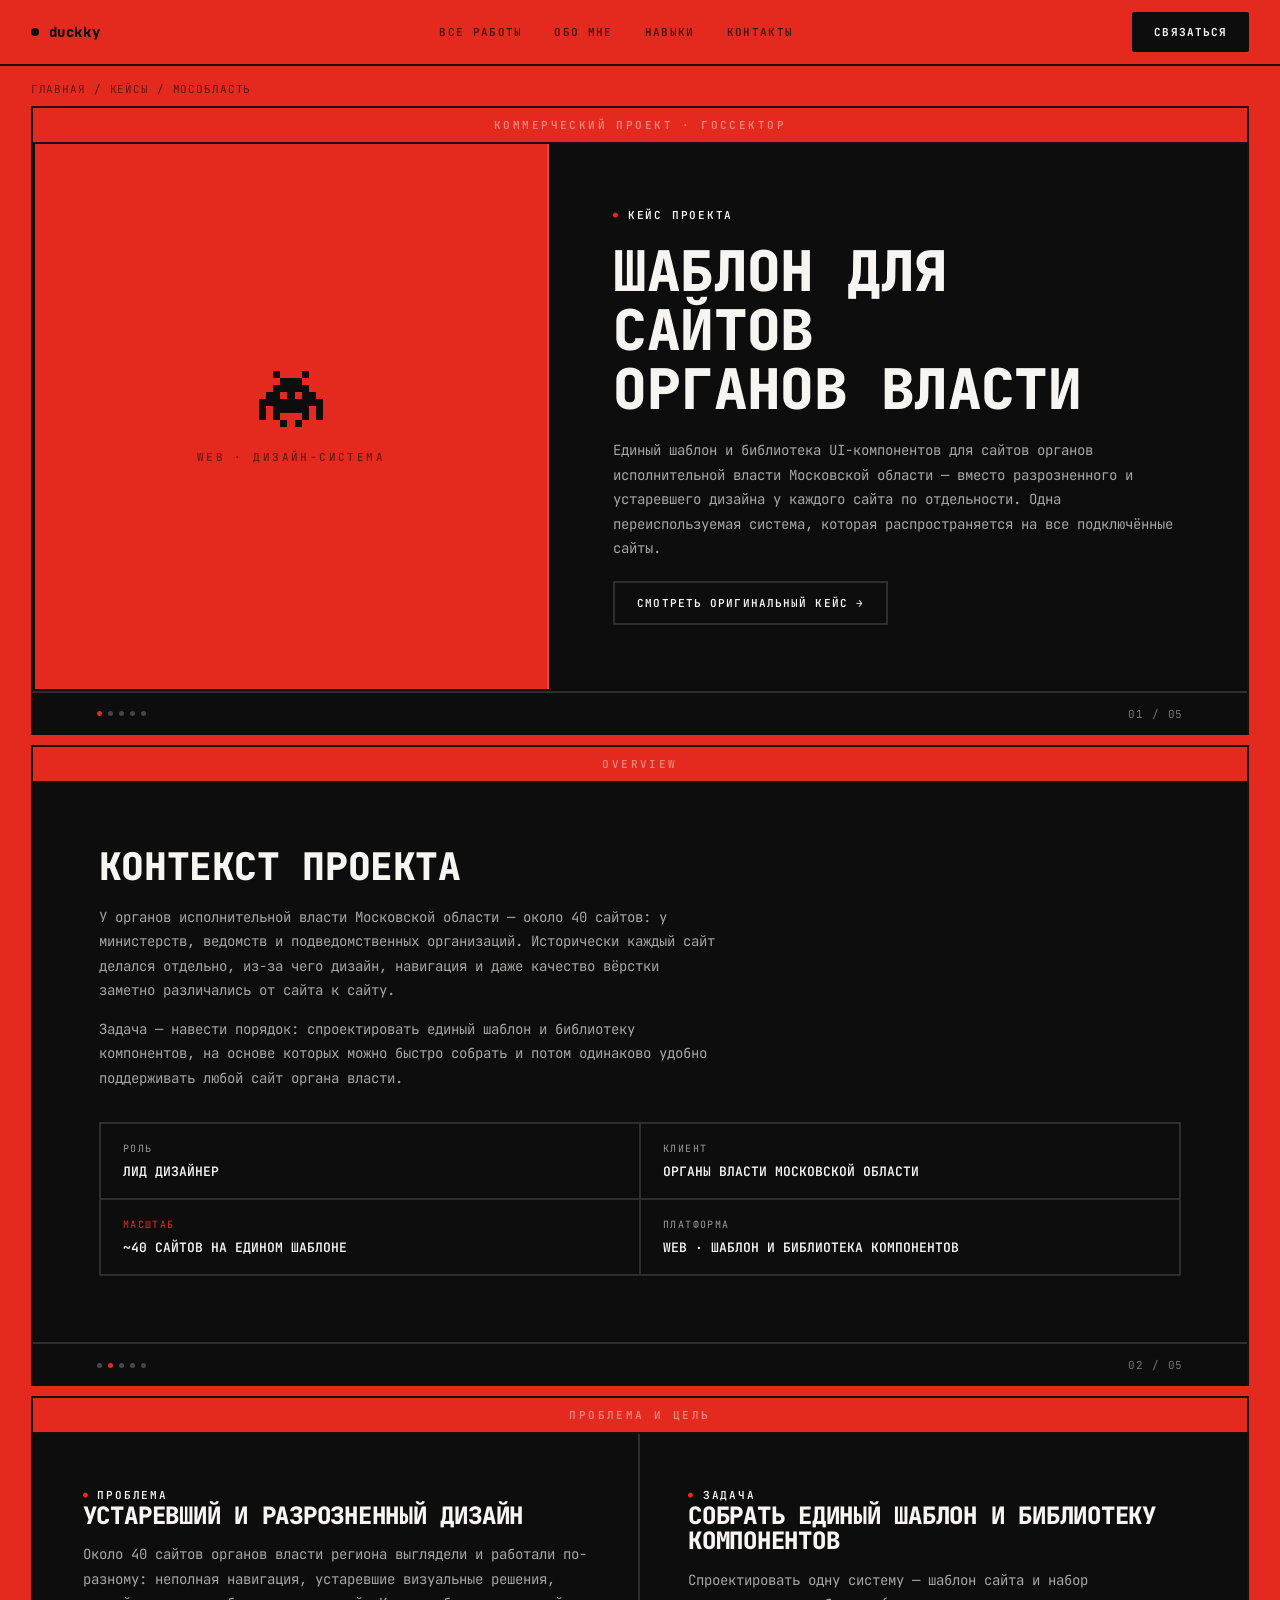
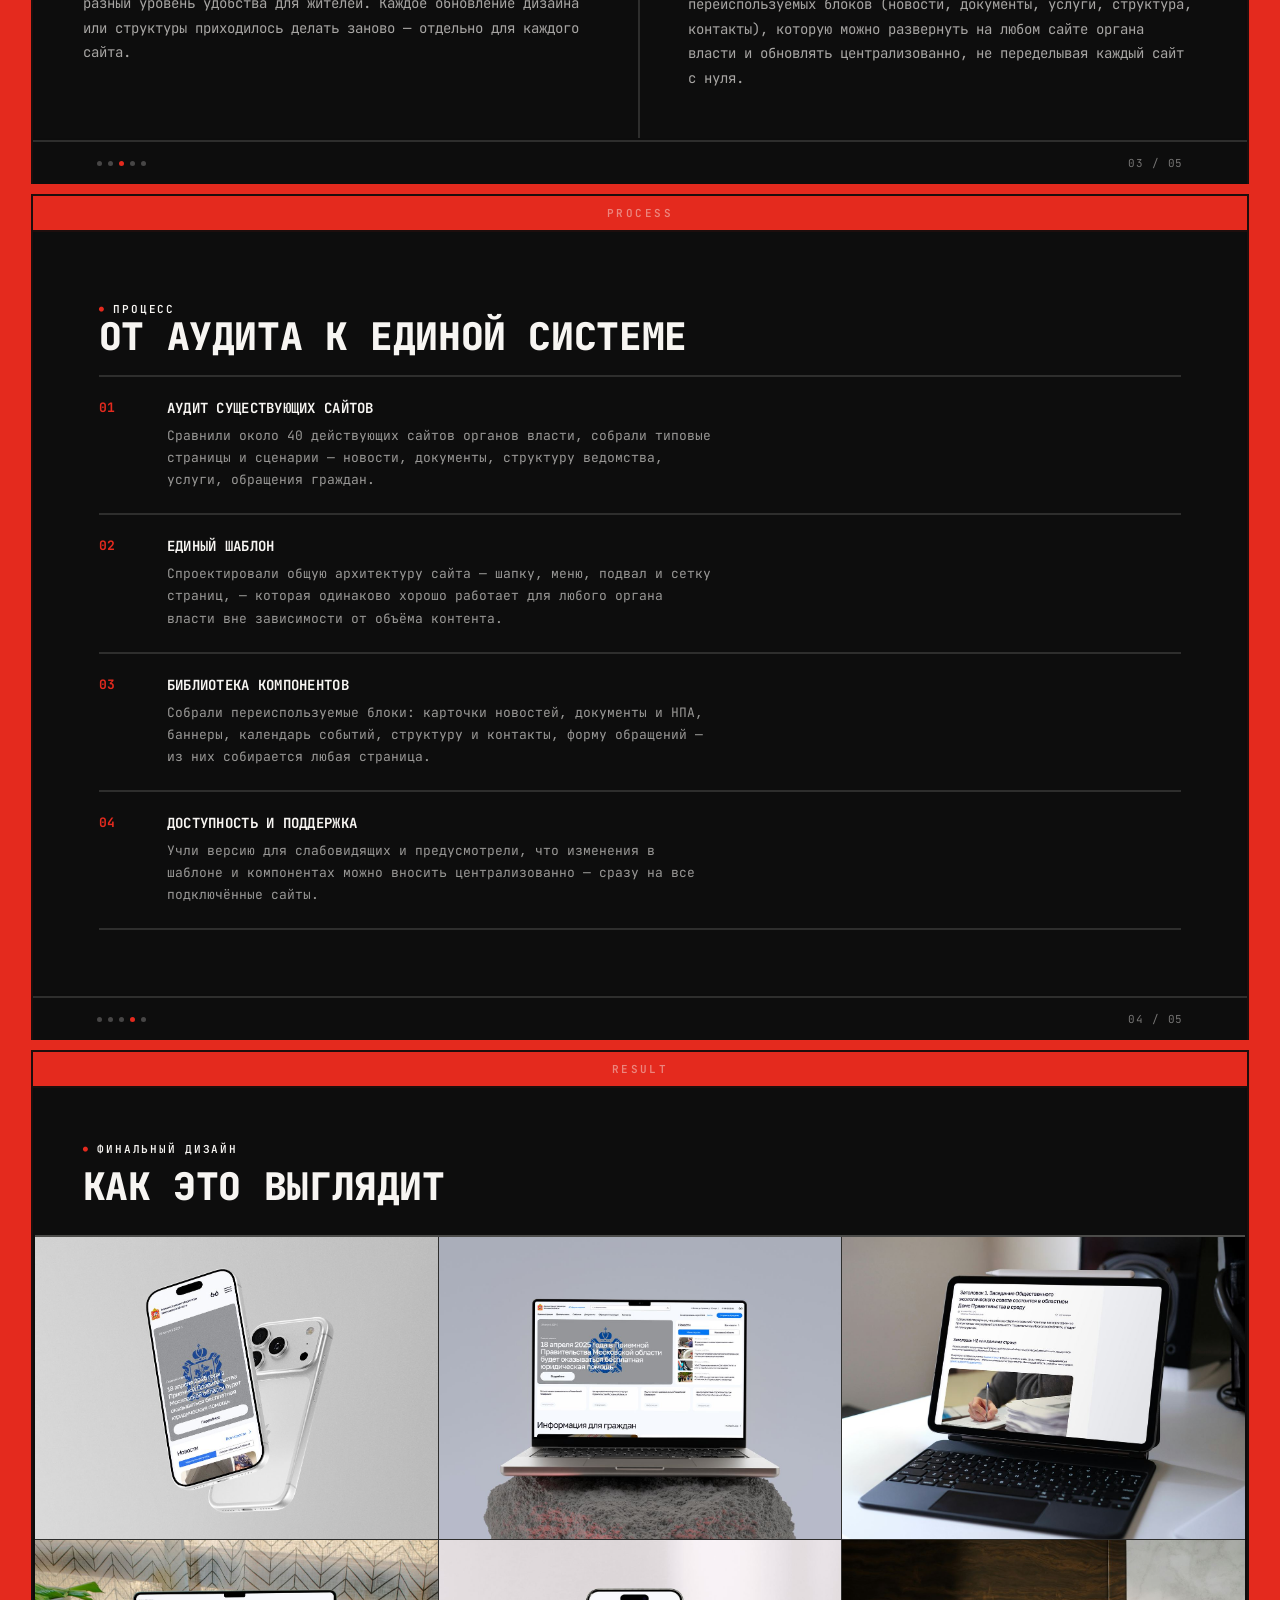
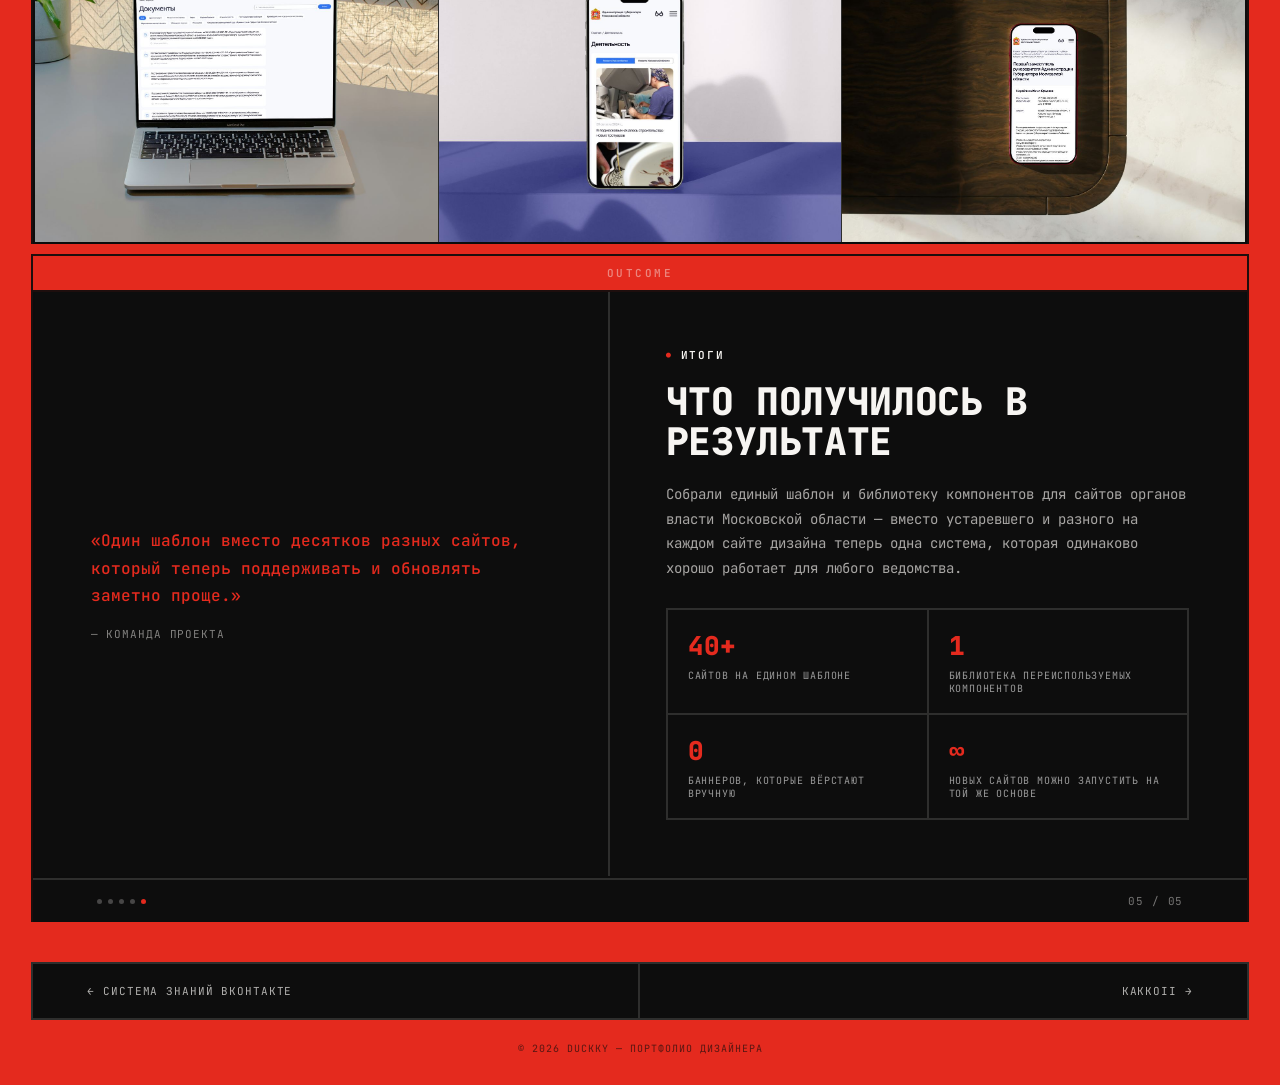
<file: cases/mosreg.html>
<!DOCTYPE html>
<html lang="ru">
<head>
<meta charset="UTF-8">
<meta name="viewport" content="width=device-width, initial-scale=1.0">
<title>Шаблон для сайтов органов власти — кейс — Анна UX</title>
<meta name="description" content="Единый шаблон и библиотека UI-компонентов для ~40 сайтов органов исполнительной власти Московской области.">
<link rel="stylesheet" href="../css/style.css">
</head>
<body>

<header class="site-header">
  <div class="container">
    <a href="../index.html" class="logo"><span class="logo-dot"></span>duckky</a>
    <nav class="main-nav">
      <a href="../index.html#work">Все работы</a>
      <a href="../index.html#about">Обо мне</a>
      <a href="../index.html#skills">Навыки</a>
      <a href="../index.html#contact">Контакты</a>
    </nav>
    <div style="display:flex; align-items:center; gap:12px;">
      <a href="mailto:duckkyyy@mail.ru" class="btn-contact">Связаться</a>
      <button class="nav-toggle" aria-label="Меню"><span></span><span></span></button>
    </div>
  </div>
</header>

<div class="breadcrumb"><a href="../index.html">Главная</a> / <a href="../index.html#work">Кейсы</a> / Мособласть</div>

<main>

  <section class="slide case-hero">
    <div class="slide-inner">
      <div class="slide-top"><span class="eyebrow">Коммерческий проект · Госсектор</span></div>
      <div class="card">
        <div class="hero-visual">
          <div class="hero-visual-inner">
            <svg class="pixel-icon" viewBox="0 0 72 64" xmlns="http://www.w3.org/2000/svg" fill="#0D0D0D" shape-rendering="crispEdges">
              <rect x="16" y="0" width="8" height="8"/><rect x="48" y="0" width="8" height="8"/>
              <rect x="24" y="8" width="24" height="8"/>
              <rect x="16" y="16" width="40" height="8"/>
              <rect x="8" y="24" width="16" height="8"/><rect x="32" y="24" width="8" height="8"/><rect x="48" y="24" width="16" height="8"/>
              <rect x="0" y="32" width="72" height="8"/>
              <rect x="0" y="40" width="8" height="8"/><rect x="16" y="40" width="40" height="8"/><rect x="64" y="40" width="8" height="8"/>
              <rect x="0" y="48" width="8" height="8"/><rect x="16" y="48" width="8" height="8"/><rect x="48" y="48" width="8" height="8"/><rect x="64" y="48" width="8" height="8"/>
              <rect x="24" y="56" width="8" height="8"/><rect x="40" y="56" width="8" height="8"/>
            </svg>
            <span class="eyebrow">Web · Дизайн-система</span>
          </div>
        </div>
        <div class="case-hero-content">
          <span class="kicker on-black">Кейс проекта</span>
          <h1 class="h-display">Шаблон для сайтов<br>органов власти</h1>
          <p class="body-text">Единый шаблон и библиотека UI-компонентов для сайтов органов исполнительной власти Московской области — вместо разрозненного и устаревшего дизайна у каждого сайта по отдельности. Одна переиспользуемая система, которая распространяется на все подключённые сайты.</p>
          <a href="#" class="btn-outline">Смотреть оригинальный кейс →</a>
        </div>
      </div>
      <div class="card-foot">
        <div class="dots"><span class="active"></span><span></span><span></span><span></span><span></span></div>
        <span class="counter">01 / 05</span>
      </div>
    </div>
  </section>

  <section class="slide">
    <div class="slide-inner">
      <div class="slide-top"><span class="eyebrow">Overview</span></div>
      <div class="card">
        <h2 class="h-section">Контекст проекта</h2>
        <div class="overview-text" style="margin-top:18px;">
          <p class="body-text">У органов исполнительной власти Московской области — около 40 сайтов: у министерств, ведомств и подведомственных организаций. Исторически каждый сайт делался отдельно, из-за чего дизайн, навигация и даже качество вёрстки заметно различались от сайта к сайту.</p>
          <p class="body-text">Задача — навести порядок: спроектировать единый шаблон и библиотеку компонентов, на основе которых можно быстро собрать и потом одинаково удобно поддерживать любой сайт органа власти.</p>
        </div>
        <div class="info-grid">
          <div><div class="label">Роль</div><div class="value">Лид дизайнер</div></div>
          <div><div class="label">Клиент</div><div class="value">Органы власти Московской области</div></div>
          <div><div class="label accent">Масштаб</div><div class="value">~40 сайтов на едином шаблоне</div></div>
          <div><div class="label">Платформа</div><div class="value">Web · шаблон и библиотека компонентов</div></div>
        </div>
      </div>
      <div class="card-foot">
        <div class="dots"><span></span><span class="active"></span><span></span><span></span><span></span></div>
        <span class="counter">02 / 05</span>
      </div>
    </div>
  </section>

  <section class="slide">
    <div class="slide-inner">
      <div class="slide-top"><span class="eyebrow">Проблема и цель</span></div>
      <div class="card" style="padding:0;">
        <div class="two-col">
          <div>
            <span class="kicker on-black">Проблема</span>
            <h3>Устаревший и разрозненный дизайн</h3>
            <p class="body-text">Около 40 сайтов органов власти региона выглядели и работали по-разному: неполная навигация, устаревшие визуальные решения, разный уровень удобства для жителей. Каждое обновление дизайна или структуры приходилось делать заново — отдельно для каждого сайта.</p>
          </div>
          <div>
            <span class="kicker on-black">Задача</span>
            <h3>Собрать единый шаблон и библиотеку компонентов</h3>
            <p class="body-text">Спроектировать одну систему — шаблон сайта и набор переиспользуемых блоков (новости, документы, услуги, структура, контакты), которую можно развернуть на любом сайте органа власти и обновлять централизованно, не переделывая каждый сайт с нуля.</p>
          </div>
        </div>
      </div>
      <div class="card-foot">
        <div class="dots"><span></span><span></span><span class="active"></span><span></span><span></span></div>
        <span class="counter">03 / 05</span>
      </div>
    </div>
  </section>

  <section class="slide">
    <div class="slide-inner">
      <div class="slide-top"><span class="eyebrow">Process</span></div>
      <div class="card">
        <span class="kicker on-black">Процесс</span>
        <h2 class="h-section">От аудита к единой системе</h2>
        <ul class="process-list" style="margin-top:18px;">
          <li><span class="num">01</span><div><h4>Аудит существующих сайтов</h4><p>Сравнили около 40 действующих сайтов органов власти, собрали типовые страницы и сценарии — новости, документы, структуру ведомства, услуги, обращения граждан.</p></div></li>
          <li><span class="num">02</span><div><h4>Единый шаблон</h4><p>Спроектировали общую архитектуру сайта — шапку, меню, подвал и сетку страниц, — которая одинаково хорошо работает для любого органа власти вне зависимости от объёма контента.</p></div></li>
          <li><span class="num">03</span><div><h4>Библиотека компонентов</h4><p>Собрали переиспользуемые блоки: карточки новостей, документы и НПА, баннеры, календарь событий, структуру и контакты, форму обращений — из них собирается любая страница.</p></div></li>
          <li><span class="num">04</span><div><h4>Доступность и поддержка</h4><p>Учли версию для слабовидящих и предусмотрели, что изменения в шаблоне и компонентах можно вносить централизованно — сразу на все подключённые сайты.</p></div></li>
        </ul>
      </div>
      <div class="card-foot">
        <div class="dots"><span></span><span></span><span></span><span class="active"></span><span></span></div>
        <span class="counter">04 / 05</span>
      </div>
    </div>
  </section>

  <section class="slide">
    <div class="slide-inner">
      <div class="slide-top"><span class="eyebrow">Result</span></div>
      <div class="card" style="padding:0;">
        <div style="padding: clamp(28px,4vw,48px) clamp(28px,4vw,48px) 0;">
          <span class="kicker on-black">Финальный дизайн</span>
          <h2 class="h-section" style="margin-top:10px;">Как это выглядит</h2>
        </div>
        <div class="gallery" style="margin-top:28px; border-left:none; border-right:none; border-bottom:none;">
          <figure><img src="../images/mosreg-1.jpg" alt="Мобильная версия сайта органа власти"></figure>
          <figure><img src="../images/mosreg-2.jpg" alt="Официальный сайт на смартфоне"></figure>
          <figure><img src="../images/mosreg-3.jpg" alt="Сайт органа власти на планшете"></figure>
          <figure><img src="../images/mosreg-4.jpg" alt="Мобильный экран информации для граждан"></figure>
          <figure><img src="../images/mosreg-5.jpg" alt="Страница услуг на ноутбуке"></figure>
          <figure><img src="../images/mosreg-6.jpg" alt="Интерфейс сайта в работе"></figure>
        </div>
      </div>
    </div>
  </section>

  <section class="slide outcome">
    <div class="slide-inner">
      <div class="slide-top"><span class="eyebrow">Outcome</span></div>
      <div class="card">
        <div class="outcome-quote">
          <blockquote>«Один шаблон вместо десятков разных сайтов, который теперь поддерживать и обновлять заметно проще.»</blockquote>
          <cite>— Команда проекта</cite>
        </div>
        <div class="outcome-body">
          <span class="kicker on-black">Итоги</span>
          <h2 class="h-section">Что получилось в результате</h2>
          <p class="body-text">Собрали единый шаблон и библиотеку компонентов для сайтов органов власти Московской области — вместо устаревшего и разного на каждом сайте дизайна теперь одна система, которая одинаково хорошо работает для любого ведомства.</p>
          <div class="stat-grid">
            <div><div class="stat-value">40+</div><div class="stat-label">Сайтов на едином шаблоне</div></div>
            <div><div class="stat-value">1</div><div class="stat-label">Библиотека переиспользуемых компонентов</div></div>
            <div><div class="stat-value">0</div><div class="stat-label">Баннеров, которые вёрстают вручную</div></div>
            <div><div class="stat-value">∞</div><div class="stat-label">Новых сайтов можно запустить на той же основе</div></div>
          </div>
        </div>
      </div>
      <div class="card-foot">
        <div class="dots"><span></span><span></span><span></span><span></span><span class="active"></span></div>
        <span class="counter">05 / 05</span>
      </div>
    </div>
  </section>

  <nav class="case-nav">
    <div class="container">
      <a class="prev" href="vk-knowledge.html">← Система знаний ВКонтакте</a>
      <a class="next" href="kakkoii.html">KAKKOII →</a>
    </div>
  </nav>

</main>

<footer class="site-footer">© 2026 duckky — Портфолио дизайнера</footer>

<script src="../js/script.js"></script>
</body>
</html>
</file>
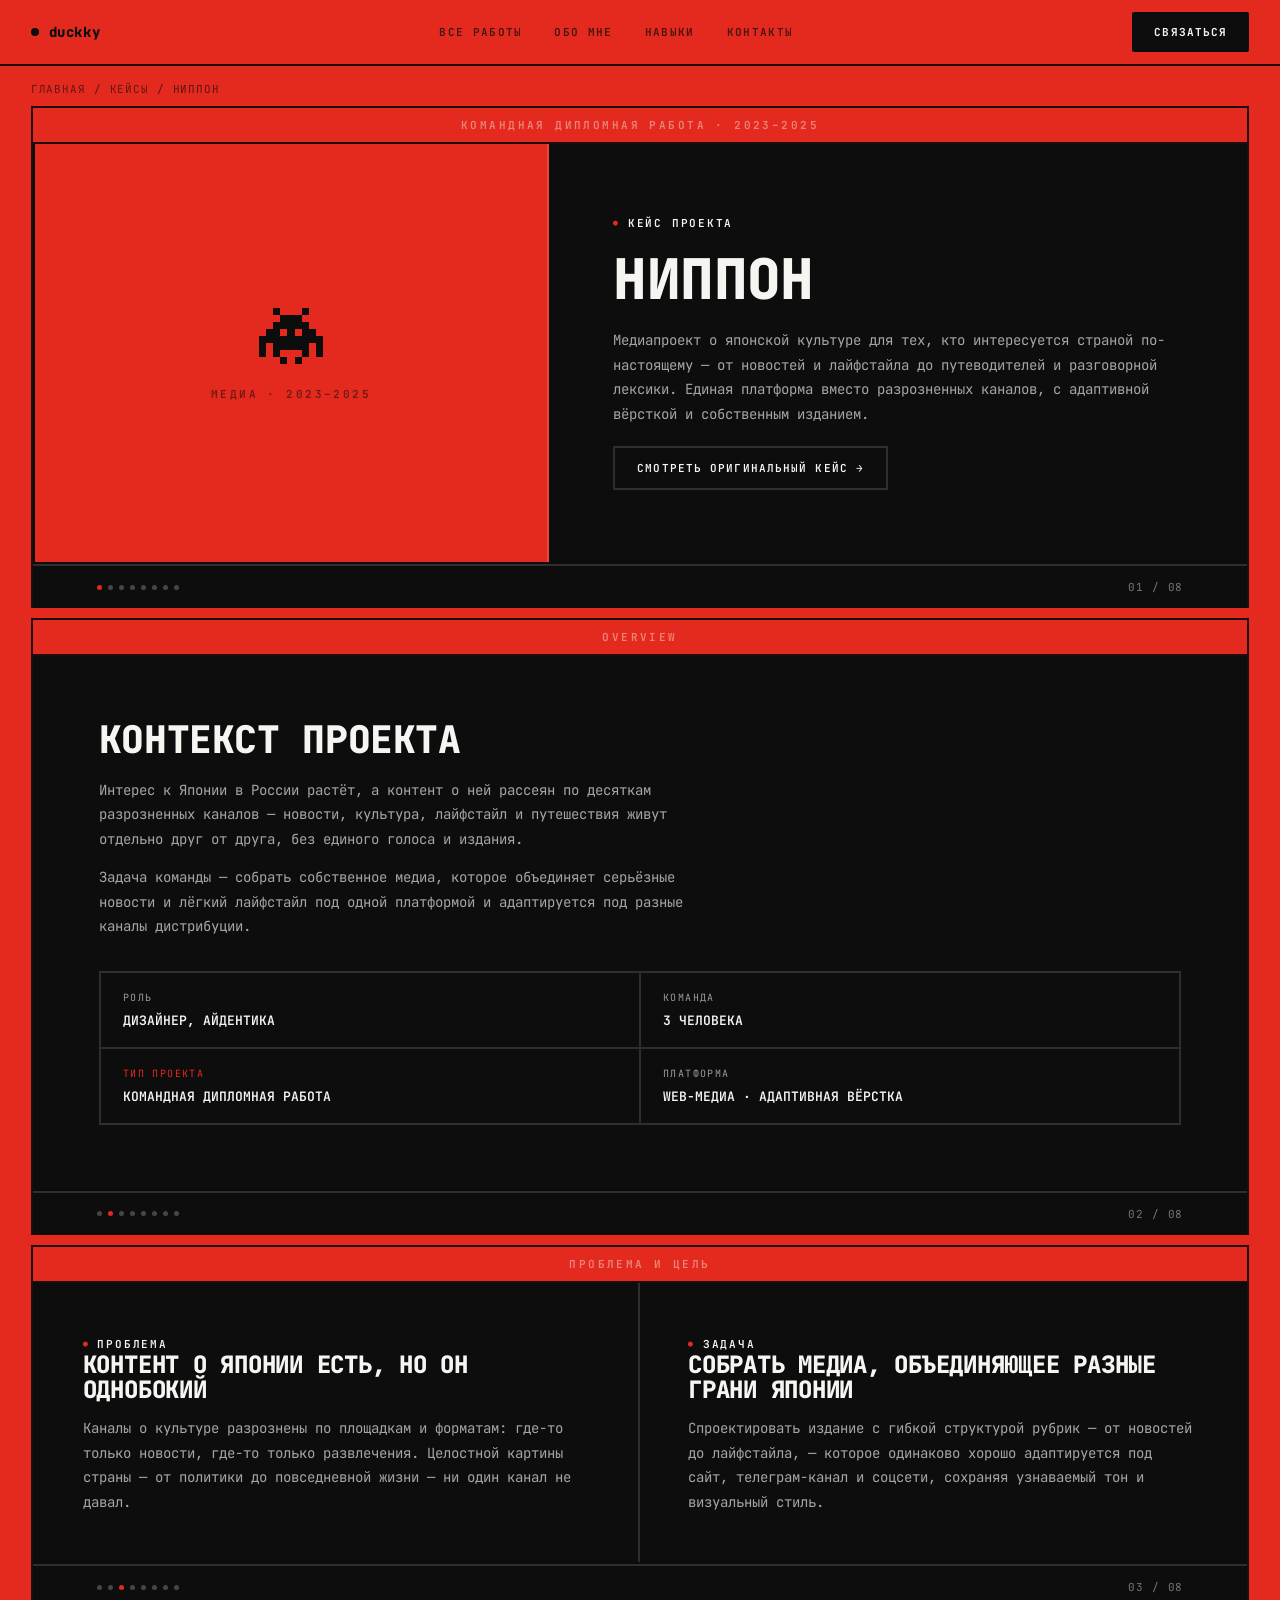
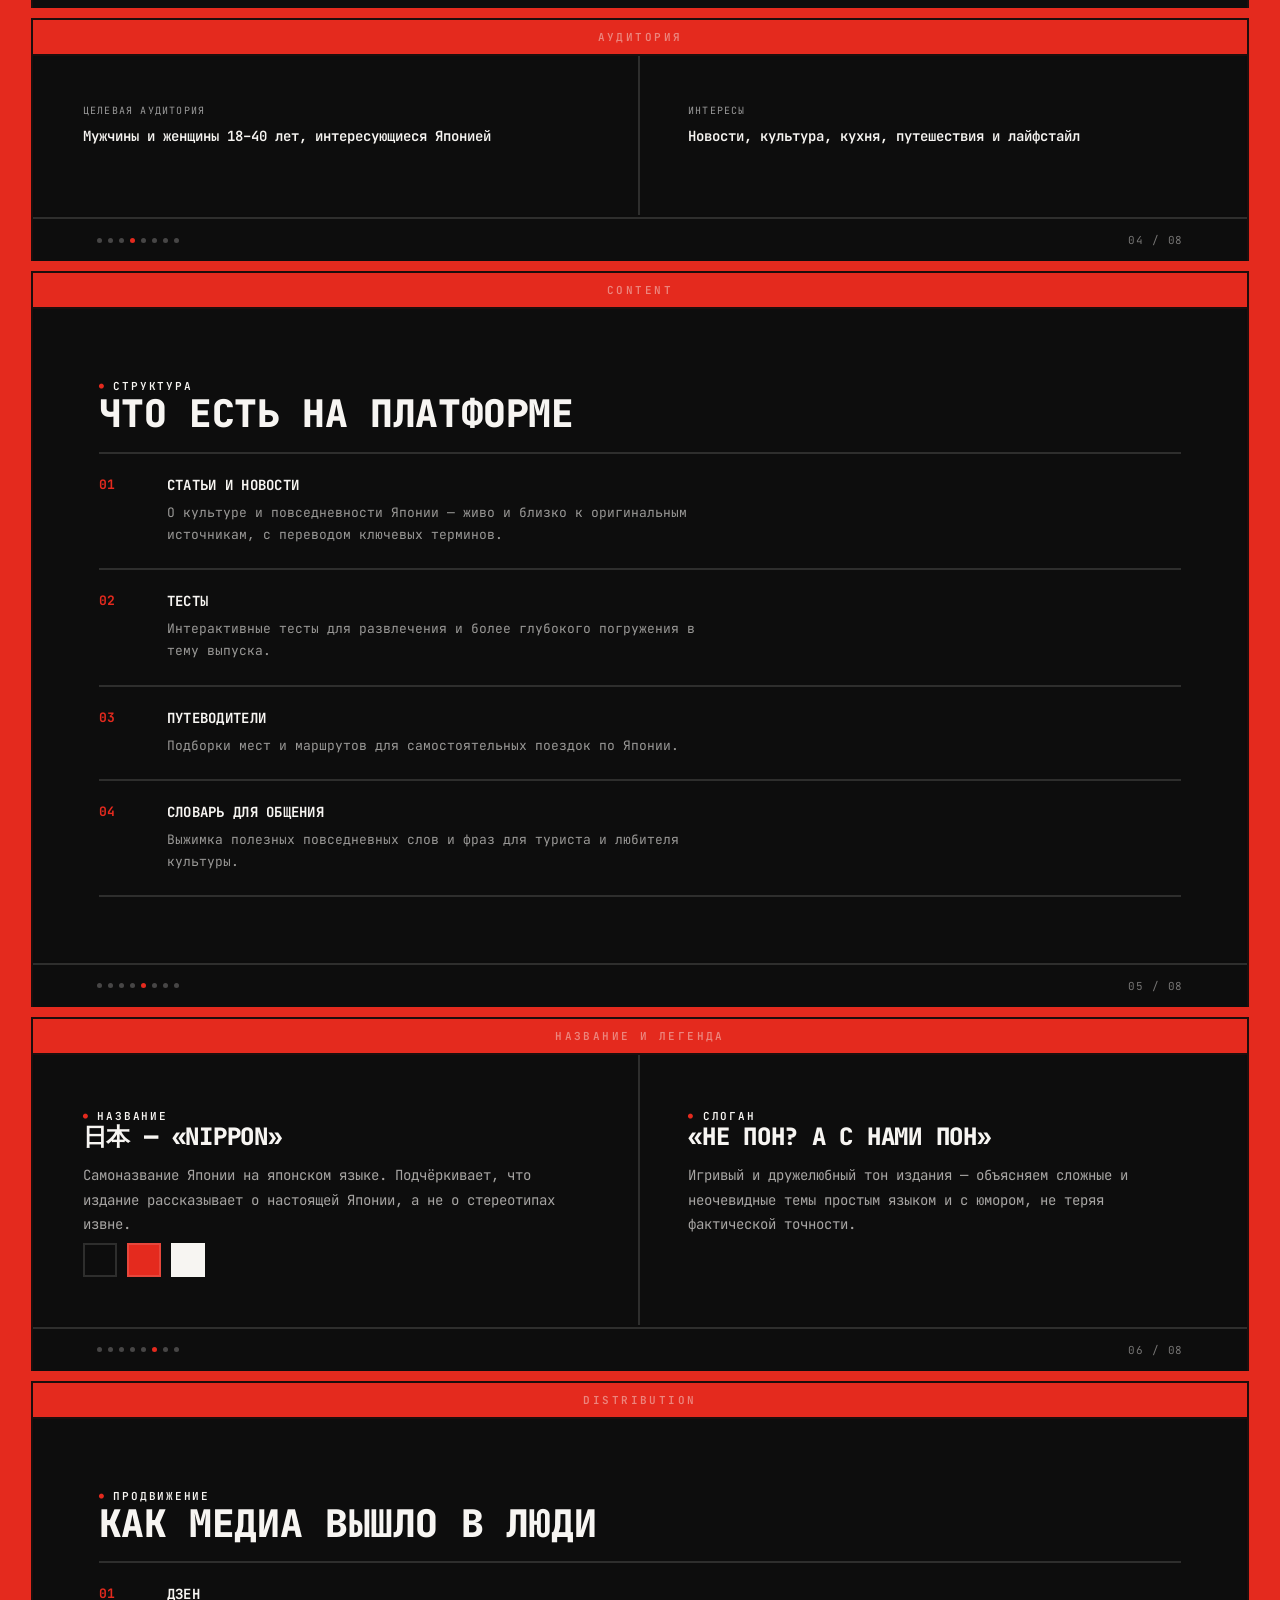
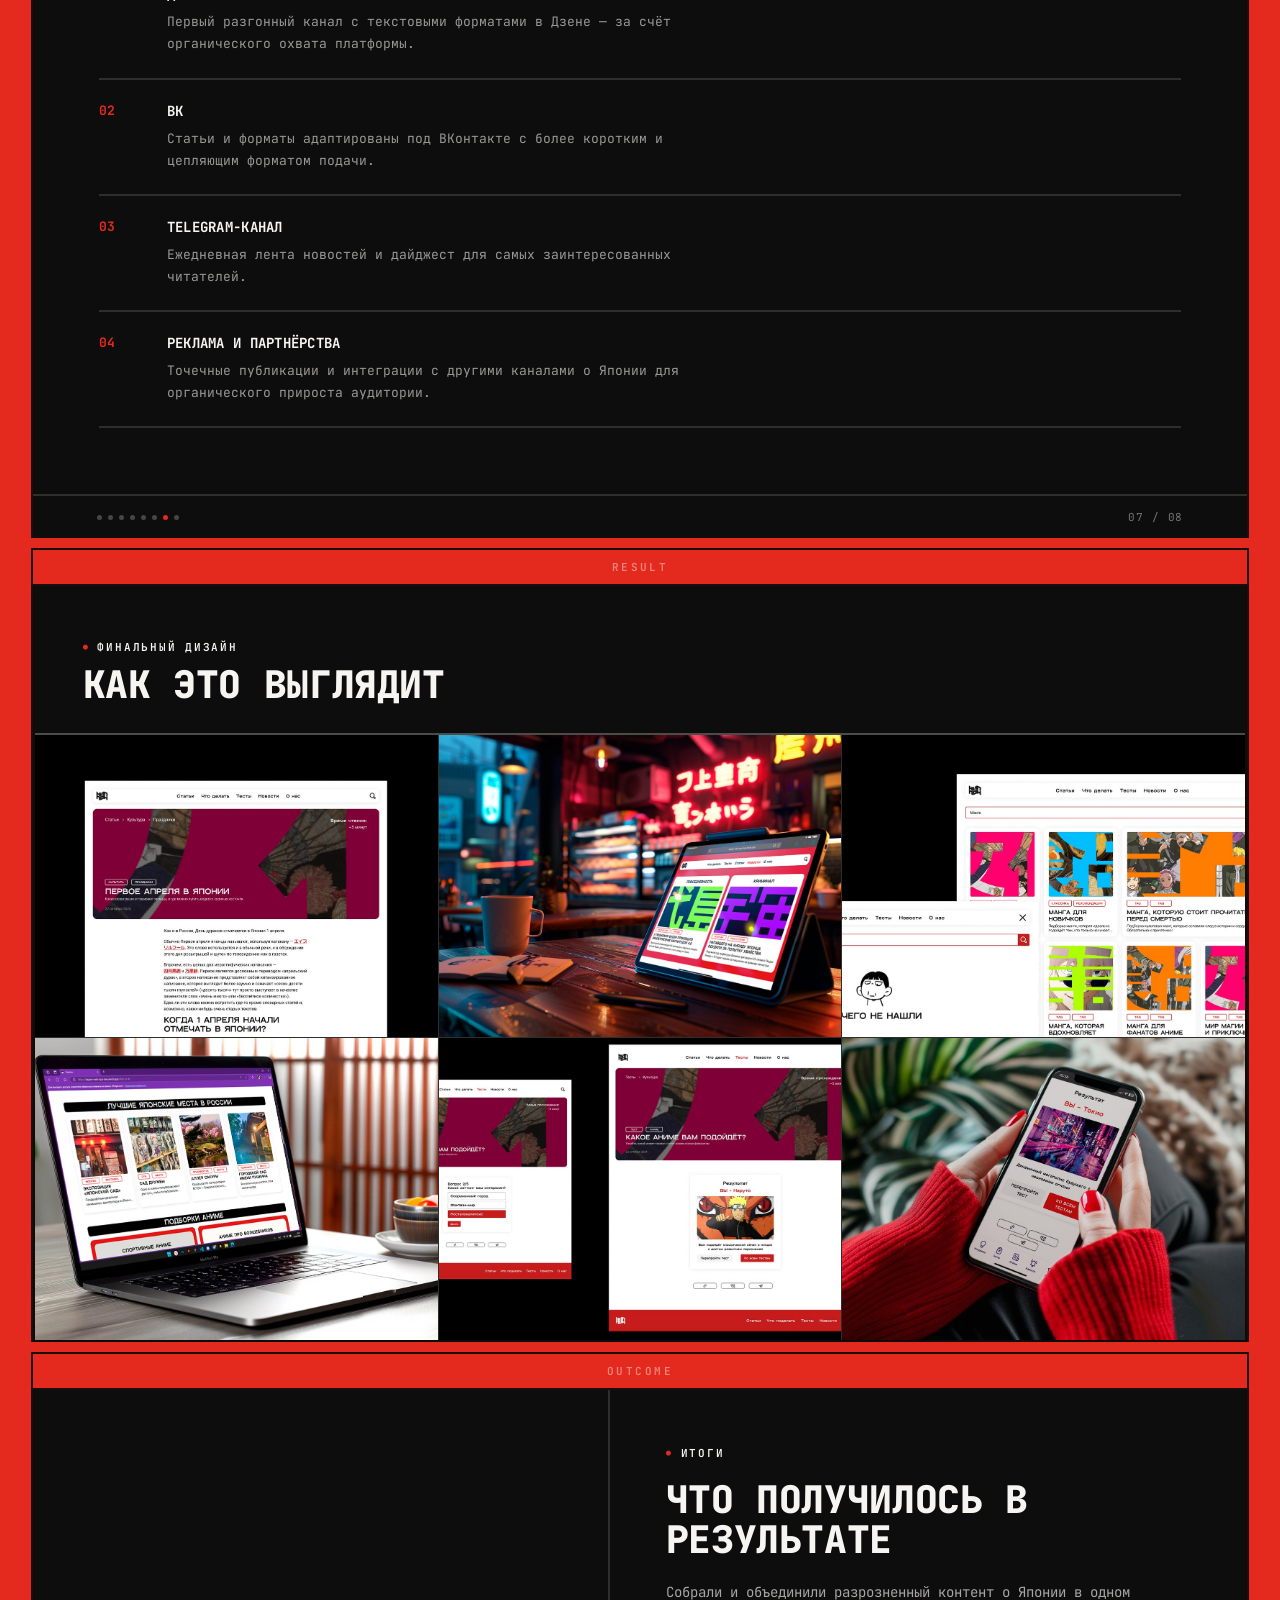
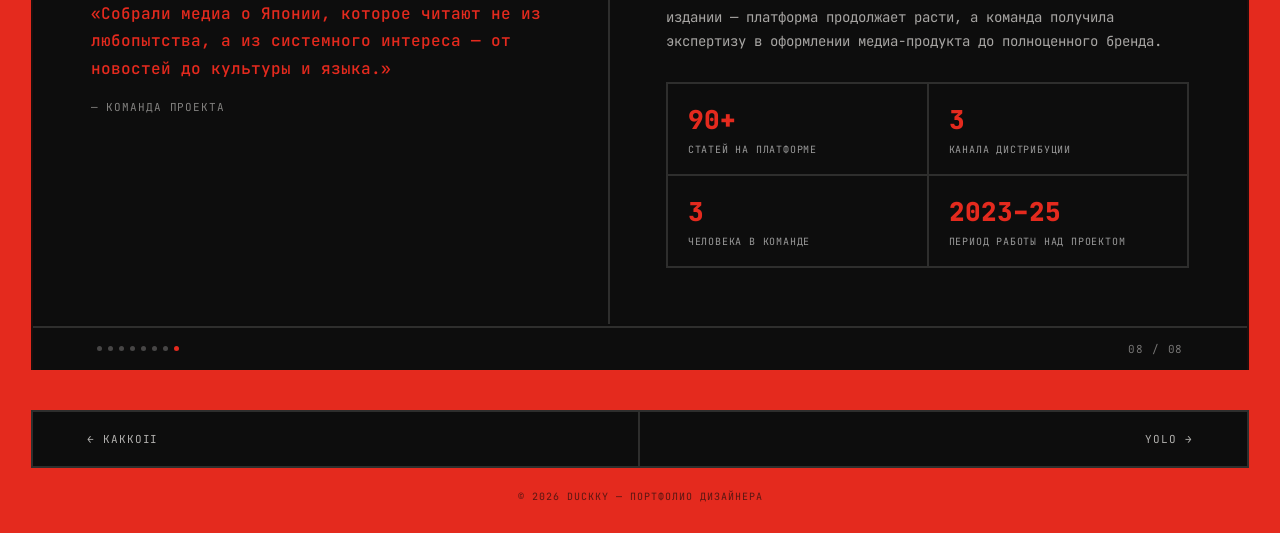
<file: cases/nippon.html>
<!DOCTYPE html>
<html lang="ru">
<head>
<meta charset="UTF-8">
<meta name="viewport" content="width=device-width, initial-scale=1.0">
<title>Ниппон — кейс — Анна UX</title>
<meta name="description" content="Медиапроект о Японии: новости, культура и лайфстайл под одной адаптивной платформой с дистрибуцией в Дзене, ВК и Telegram.">
<link rel="stylesheet" href="../css/style.css">
</head>
<body>

<header class="site-header">
  <div class="container">
    <a href="../index.html" class="logo"><span class="logo-dot"></span>duckky</a>
    <nav class="main-nav">
      <a href="../index.html#work">Все работы</a>
      <a href="../index.html#about">Обо мне</a>
      <a href="../index.html#skills">Навыки</a>
      <a href="../index.html#contact">Контакты</a>
    </nav>
    <div style="display:flex; align-items:center; gap:12px;">
      <a href="mailto:duckkyyy@mail.ru" class="btn-contact">Связаться</a>
      <button class="nav-toggle" aria-label="Меню"><span></span><span></span></button>
    </div>
  </div>
</header>

<div class="breadcrumb"><a href="../index.html">Главная</a> / <a href="../index.html#work">Кейсы</a> / Ниппон</div>

<main>

  <section class="slide case-hero">
    <div class="slide-inner">
      <div class="slide-top"><span class="eyebrow">Командная дипломная работа · 2023–2025</span></div>
      <div class="card">
        <div class="hero-visual">
          <div class="hero-visual-inner">
            <svg class="pixel-icon" viewBox="0 0 72 64" xmlns="http://www.w3.org/2000/svg" fill="#0D0D0D" shape-rendering="crispEdges">
              <rect x="16" y="0" width="8" height="8"/><rect x="48" y="0" width="8" height="8"/>
              <rect x="24" y="8" width="24" height="8"/>
              <rect x="16" y="16" width="40" height="8"/>
              <rect x="8" y="24" width="16" height="8"/><rect x="32" y="24" width="8" height="8"/><rect x="48" y="24" width="16" height="8"/>
              <rect x="0" y="32" width="72" height="8"/>
              <rect x="0" y="40" width="8" height="8"/><rect x="16" y="40" width="40" height="8"/><rect x="64" y="40" width="8" height="8"/>
              <rect x="0" y="48" width="8" height="8"/><rect x="16" y="48" width="8" height="8"/><rect x="48" y="48" width="8" height="8"/><rect x="64" y="48" width="8" height="8"/>
              <rect x="24" y="56" width="8" height="8"/><rect x="40" y="56" width="8" height="8"/>
            </svg>
            <span class="eyebrow">Медиа · 2023–2025</span>
          </div>
        </div>
        <div class="case-hero-content">
          <span class="kicker on-black">Кейс проекта</span>
          <h1 class="h-display">Ниппон</h1>
          <p class="body-text">Медиапроект о японской культуре для тех, кто интересуется страной по-настоящему — от новостей и лайфстайла до путеводителей и разговорной лексики. Единая платформа вместо разрозненных каналов, с адаптивной вёрсткой и собственным изданием.</p>
          <a href="#" class="btn-outline">Смотреть оригинальный кейс →</a>
        </div>
      </div>
      <div class="card-foot">
        <div class="dots"><span class="active"></span><span></span><span></span><span></span><span></span><span></span><span></span><span></span></div>
        <span class="counter">01 / 08</span>
      </div>
    </div>
  </section>

  <section class="slide">
    <div class="slide-inner">
      <div class="slide-top"><span class="eyebrow">Overview</span></div>
      <div class="card">
        <h2 class="h-section">Контекст проекта</h2>
        <div class="overview-text" style="margin-top:18px;">
          <p class="body-text">Интерес к Японии в России растёт, а контент о ней рассеян по десяткам разрозненных каналов — новости, культура, лайфстайл и путешествия живут отдельно друг от друга, без единого голоса и издания.</p>
          <p class="body-text">Задача команды — собрать собственное медиа, которое объединяет серьёзные новости и лёгкий лайфстайл под одной платформой и адаптируется под разные каналы дистрибуции.</p>
        </div>
        <div class="info-grid">
          <div><div class="label">Роль</div><div class="value">Дизайнер, айдентика</div></div>
          <div><div class="label">Команда</div><div class="value">3 человека</div></div>
          <div><div class="label accent">Тип проекта</div><div class="value">Командная дипломная работа</div></div>
          <div><div class="label">Платформа</div><div class="value">Web-медиа · адаптивная вёрстка</div></div>
        </div>
      </div>
      <div class="card-foot">
        <div class="dots"><span></span><span class="active"></span><span></span><span></span><span></span><span></span><span></span><span></span></div>
        <span class="counter">02 / 08</span>
      </div>
    </div>
  </section>

  <section class="slide">
    <div class="slide-inner">
      <div class="slide-top"><span class="eyebrow">Проблема и цель</span></div>
      <div class="card" style="padding:0;">
        <div class="two-col">
          <div>
            <span class="kicker on-black">Проблема</span>
            <h3>Контент о Японии есть, но он однобокий</h3>
            <p class="body-text">Каналы о культуре разрознены по площадкам и форматам: где-то только новости, где-то только развлечения. Целостной картины страны — от политики до повседневной жизни — ни один канал не давал.</p>
          </div>
          <div>
            <span class="kicker on-black">Задача</span>
            <h3>Собрать медиа, объединяющее разные грани Японии</h3>
            <p class="body-text">Спроектировать издание с гибкой структурой рубрик — от новостей до лайфстайла, — которое одинаково хорошо адаптируется под сайт, телеграм-канал и соцсети, сохраняя узнаваемый тон и визуальный стиль.</p>
          </div>
        </div>
      </div>
      <div class="card-foot">
        <div class="dots"><span></span><span></span><span class="active"></span><span></span><span></span><span></span><span></span><span></span></div>
        <span class="counter">03 / 08</span>
      </div>
    </div>
  </section>

  <section class="slide">
    <div class="slide-inner">
      <div class="slide-top"><span class="eyebrow">Аудитория</span></div>
      <div class="card" style="padding:0;">
        <div class="audience-grid">
          <div>
            <div class="label">Целевая аудитория</div>
            <div class="value">Мужчины и женщины 18–40 лет, интересующиеся Японией</div>
          </div>
          <div>
            <div class="label">Интересы</div>
            <div class="value">Новости, культура, кухня, путешествия и лайфстайл</div>
          </div>
        </div>
      </div>
      <div class="card-foot">
        <div class="dots"><span></span><span></span><span></span><span class="active"></span><span></span><span></span><span></span><span></span></div>
        <span class="counter">04 / 08</span>
      </div>
    </div>
  </section>

  <section class="slide">
    <div class="slide-inner">
      <div class="slide-top"><span class="eyebrow">Content</span></div>
      <div class="card">
        <span class="kicker on-black">Структура</span>
        <h2 class="h-section">Что есть на платформе</h2>
        <ul class="process-list" style="margin-top:18px;">
          <li><span class="num">01</span><div><h4>Статьи и новости</h4><p>О культуре и повседневности Японии — живо и близко к оригинальным источникам, с переводом ключевых терминов.</p></div></li>
          <li><span class="num">02</span><div><h4>Тесты</h4><p>Интерактивные тесты для развлечения и более глубокого погружения в тему выпуска.</p></div></li>
          <li><span class="num">03</span><div><h4>Путеводители</h4><p>Подборки мест и маршрутов для самостоятельных поездок по Японии.</p></div></li>
          <li><span class="num">04</span><div><h4>Словарь для общения</h4><p>Выжимка полезных повседневных слов и фраз для туриста и любителя культуры.</p></div></li>
        </ul>
      </div>
      <div class="card-foot">
        <div class="dots"><span></span><span></span><span></span><span></span><span class="active"></span><span></span><span></span><span></span></div>
        <span class="counter">05 / 08</span>
      </div>
    </div>
  </section>

  <section class="slide">
    <div class="slide-inner">
      <div class="slide-top"><span class="eyebrow">Название и легенда</span></div>
      <div class="card" style="padding:0;">
        <div class="two-col">
          <div>
            <span class="kicker on-black">Название</span>
            <h3>日本 — «Nippon»</h3>
            <p class="body-text">Самоназвание Японии на японском языке. Подчёркивает, что издание рассказывает о настоящей Японии, а не о стереотипах извне.</p>
            <div class="swatches">
              <div class="swatch" style="background:#0D0D0D;"></div>
              <div class="swatch" style="background:#E42A1E;"></div>
              <div class="swatch" style="background:#F7F5F2;"></div>
            </div>
          </div>
          <div>
            <span class="kicker on-black">Слоган</span>
            <h3>«Не пон? А с нами пон»</h3>
            <p class="body-text">Игривый и дружелюбный тон издания — объясняем сложные и неочевидные темы простым языком и с юмором, не теряя фактической точности.</p>
          </div>
        </div>
      </div>
      <div class="card-foot">
        <div class="dots"><span></span><span></span><span></span><span></span><span></span><span class="active"></span><span></span><span></span></div>
        <span class="counter">06 / 08</span>
      </div>
    </div>
  </section>

  <section class="slide">
    <div class="slide-inner">
      <div class="slide-top"><span class="eyebrow">Distribution</span></div>
      <div class="card">
        <span class="kicker on-black">Продвижение</span>
        <h2 class="h-section">Как медиа вышло в люди</h2>
        <ul class="process-list" style="margin-top:18px;">
          <li><span class="num">01</span><div><h4>Дзен</h4><p>Первый разгонный канал с текстовыми форматами в Дзене — за счёт органического охвата платформы.</p></div></li>
          <li><span class="num">02</span><div><h4>ВК</h4><p>Статьи и форматы адаптированы под ВКонтакте с более коротким и цепляющим форматом подачи.</p></div></li>
          <li><span class="num">03</span><div><h4>Telegram-канал</h4><p>Ежедневная лента новостей и дайджест для самых заинтересованных читателей.</p></div></li>
          <li><span class="num">04</span><div><h4>Реклама и партнёрства</h4><p>Точечные публикации и интеграции с другими каналами о Японии для органического прироста аудитории.</p></div></li>
        </ul>
      </div>
      <div class="card-foot">
        <div class="dots"><span></span><span></span><span></span><span></span><span></span><span></span><span class="active"></span><span></span></div>
        <span class="counter">07 / 08</span>
      </div>
    </div>
  </section>

  <section class="slide">
    <div class="slide-inner">
      <div class="slide-top"><span class="eyebrow">Result</span></div>
      <div class="card" style="padding:0;">
        <div style="padding: clamp(28px,4vw,48px) clamp(28px,4vw,48px) 0;">
          <span class="kicker on-black">Финальный дизайн</span>
          <h2 class="h-section" style="margin-top:10px;">Как это выглядит</h2>
        </div>
        <div class="gallery" style="margin-top:28px; border-left:none; border-right:none; border-bottom:none;">
          <figure><img src="../images/nippon-1.jpg" alt="Ниппон — экран 1"></figure>
          <figure><img src="../images/nippon-2.jpg" alt="Ниппон — экран 2"></figure>
          <figure><img src="../images/nippon-3.jpg" alt="Ниппон — экран 3"></figure>
          <figure><img src="../images/nippon-4.jpg" alt="Ниппон — экран 4"></figure>
          <figure><img src="../images/nippon-5.jpg" alt="Ниппон — экран 5"></figure>
          <figure><img src="../images/nippon-6.jpg" alt="Ниппон — экран 6"></figure>
        </div>
      </div>
    </div>
  </section>

  <section class="slide outcome">
    <div class="slide-inner">
      <div class="slide-top"><span class="eyebrow">Outcome</span></div>
      <div class="card">
        <div class="outcome-quote">
          <blockquote>«Собрали медиа о Японии, которое читают не из любопытства, а из системного интереса — от новостей до культуры и языка.»</blockquote>
          <cite>— Команда проекта</cite>
        </div>
        <div class="outcome-body">
          <span class="kicker on-black">Итоги</span>
          <h2 class="h-section">Что получилось в результате</h2>
          <p class="body-text">Собрали и объединили разрозненный контент о Японии в одном издании — платформа продолжает расти, а команда получила экспертизу в оформлении медиа-продукта до полноценного бренда.</p>
          <div class="stat-grid">
            <div><div class="stat-value">90+</div><div class="stat-label">Статей на платформе</div></div>
            <div><div class="stat-value">3</div><div class="stat-label">Канала дистрибуции</div></div>
            <div><div class="stat-value">3</div><div class="stat-label">Человека в команде</div></div>
            <div><div class="stat-value">2023–25</div><div class="stat-label">Период работы над проектом</div></div>
          </div>
        </div>
      </div>
      <div class="card-foot">
        <div class="dots"><span></span><span></span><span></span><span></span><span></span><span></span><span></span><span class="active"></span></div>
        <span class="counter">08 / 08</span>
      </div>
    </div>
  </section>

  <nav class="case-nav">
    <div class="container">
      <a class="prev" href="kakkoii.html">← KAKKOII</a>
      <a class="next" href="yolo.html">YOLO →</a>
    </div>
  </nav>

</main>

<footer class="site-footer">© 2026 duckky — Портфолио дизайнера</footer>

<script src="../js/script.js"></script>
</body>
</html>
</file>
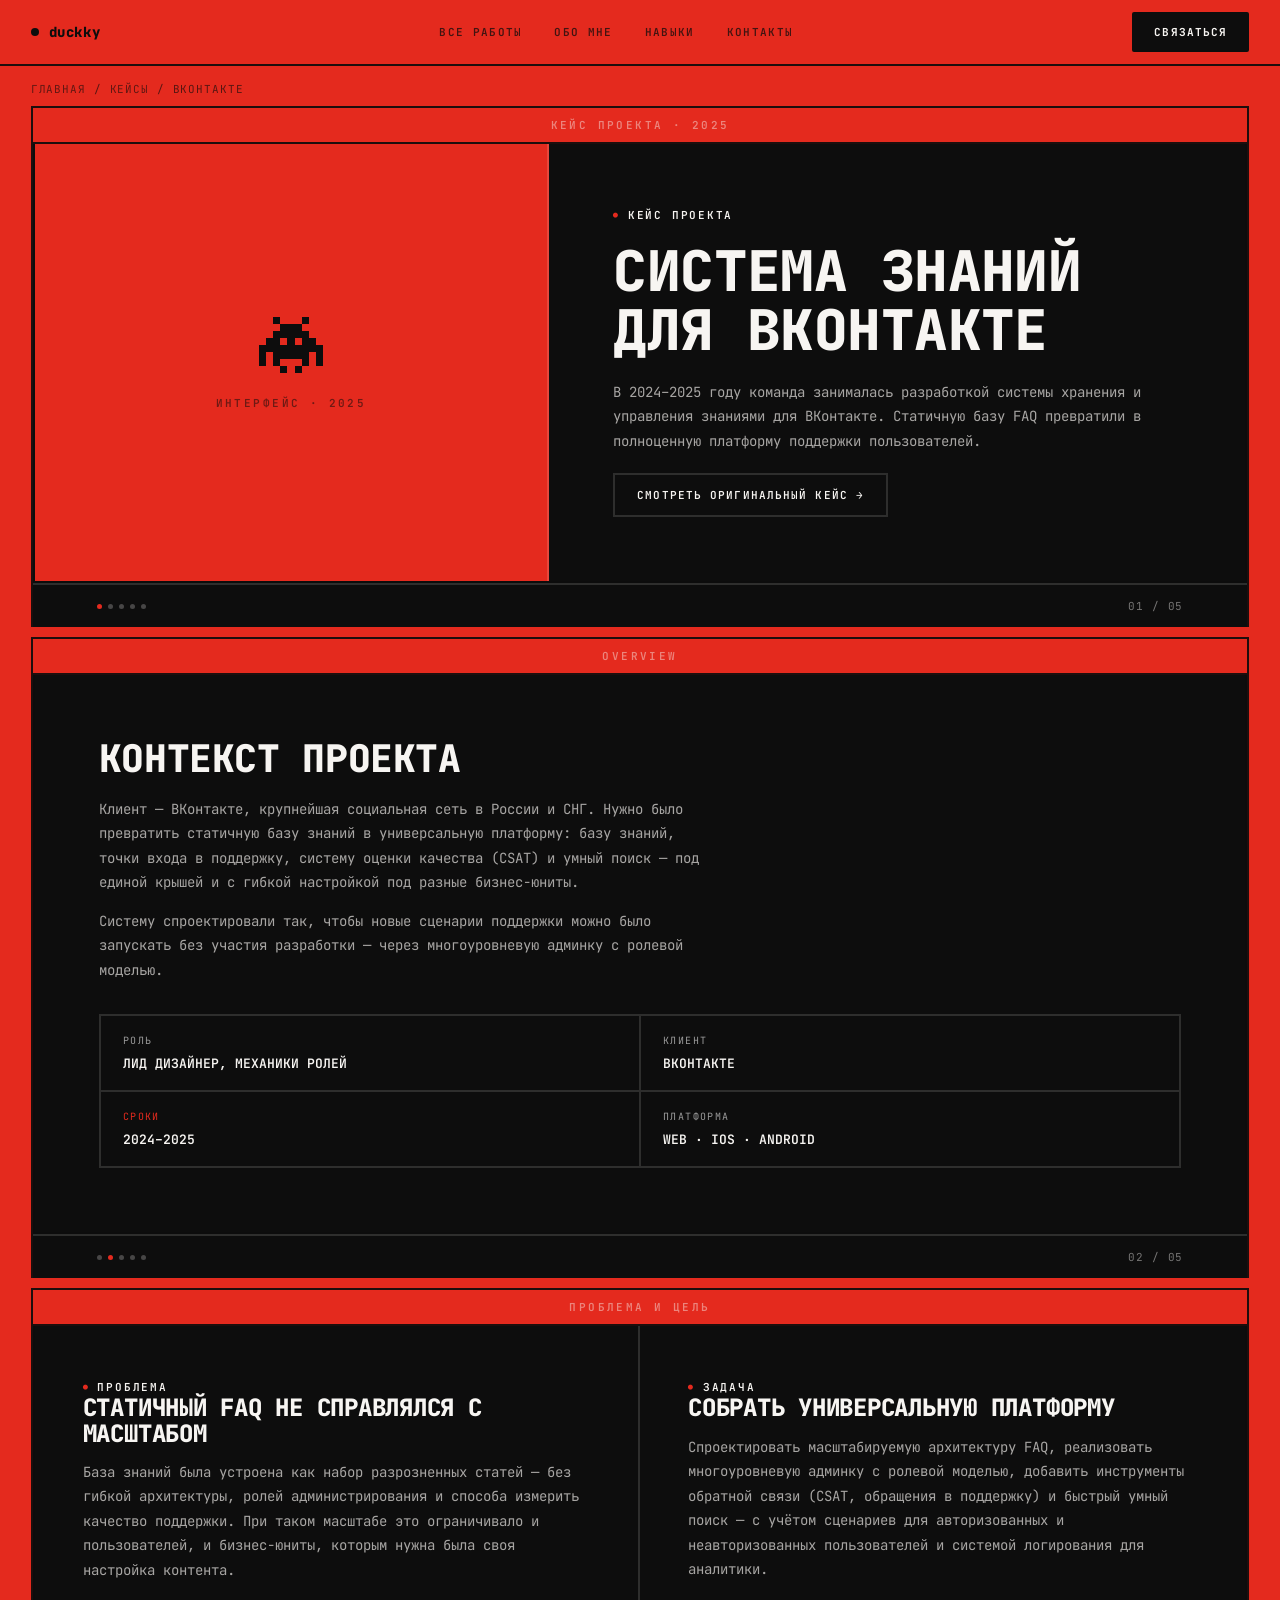
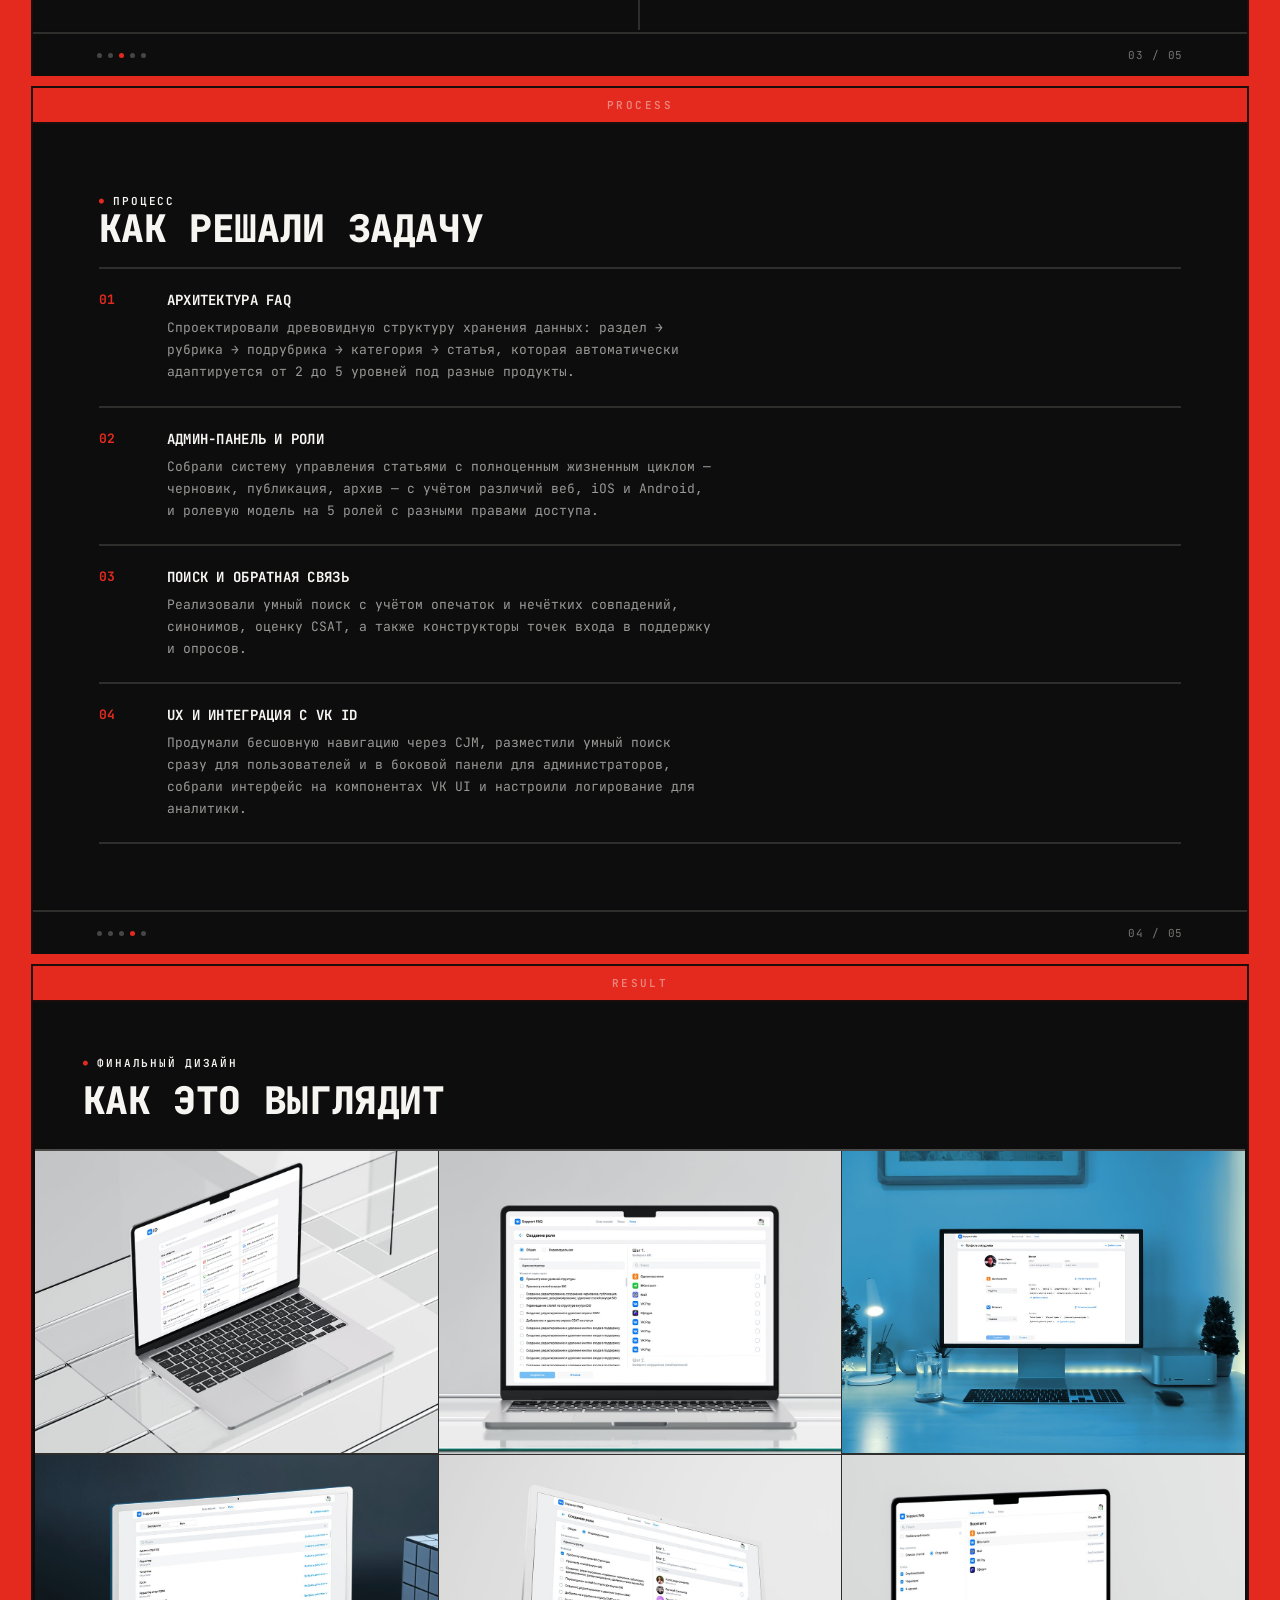
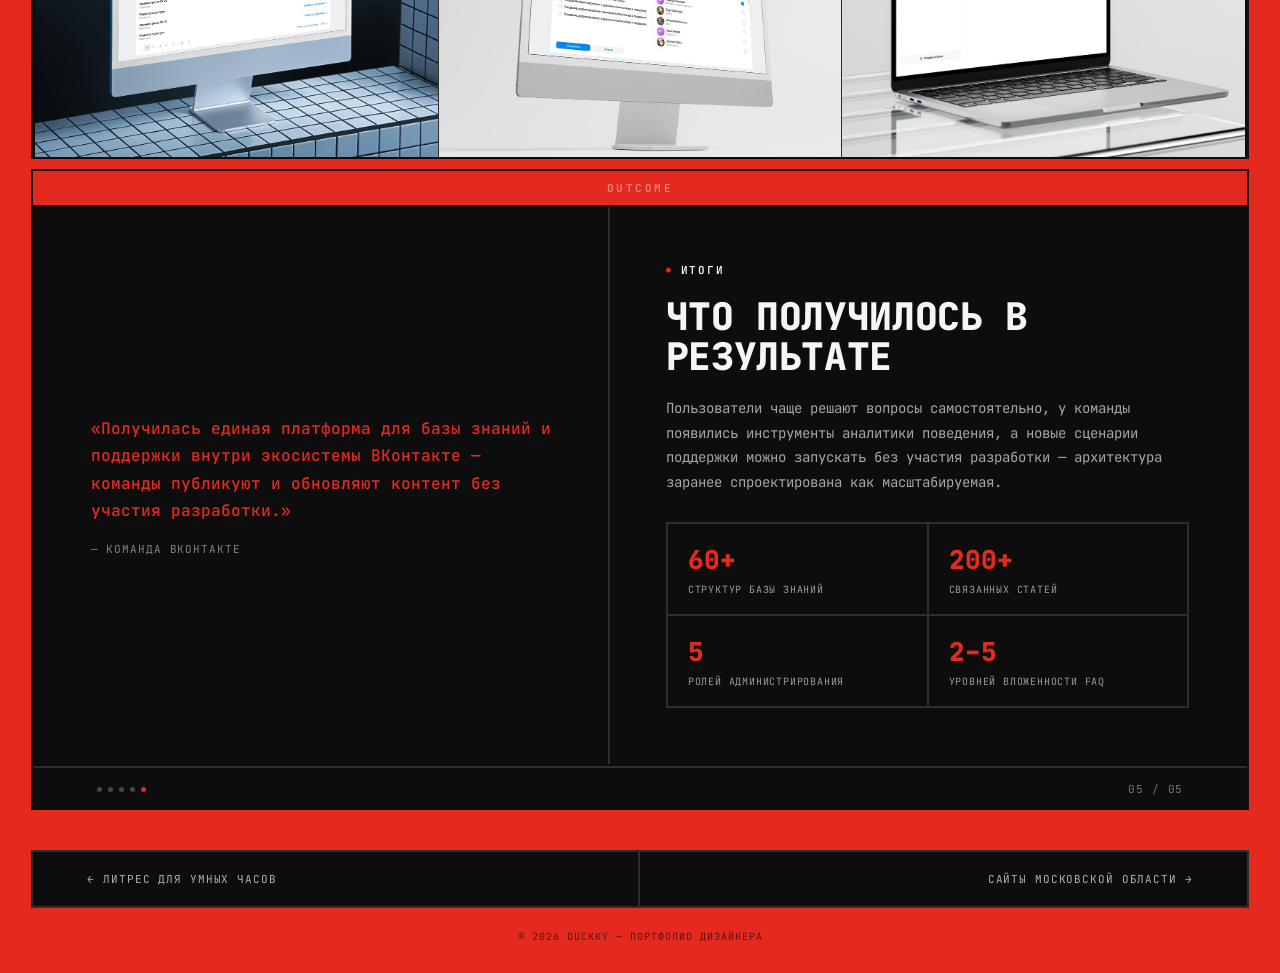
<file: cases/vk-knowledge.html>
<!DOCTYPE html>
<html lang="ru">
<head>
<meta charset="UTF-8">
<meta name="viewport" content="width=device-width, initial-scale=1.0">
<title>Система знаний для ВКонтакте — кейс — Анна UX</title>
<meta name="description" content="Многоуровневая платформа базы знаний и поддержки для ВКонтакте: архитектура FAQ, ролевая админка, умный поиск и CSAT.">
<link rel="stylesheet" href="../css/style.css">
</head>
<body>

<header class="site-header">
  <div class="container">
    <a href="../index.html" class="logo"><span class="logo-dot"></span>duckky</a>
    <nav class="main-nav">
      <a href="../index.html#work">Все работы</a>
      <a href="../index.html#about">Обо мне</a>
      <a href="../index.html#skills">Навыки</a>
      <a href="../index.html#contact">Контакты</a>
    </nav>
    <div style="display:flex; align-items:center; gap:12px;">
      <a href="mailto:duckkyyy@mail.ru" class="btn-contact">Связаться</a>
      <button class="nav-toggle" aria-label="Меню"><span></span><span></span></button>
    </div>
  </div>
</header>

<div class="breadcrumb"><a href="../index.html">Главная</a> / <a href="../index.html#work">Кейсы</a> / ВКонтакте</div>

<main>

  <section class="slide case-hero">
    <div class="slide-inner">
      <div class="slide-top"><span class="eyebrow">Кейс проекта · 2025</span></div>
      <div class="card">
        <div class="hero-visual">
          <div class="hero-visual-inner">
            <svg class="pixel-icon" viewBox="0 0 72 64" xmlns="http://www.w3.org/2000/svg" fill="#0D0D0D" shape-rendering="crispEdges">
              <rect x="16" y="0" width="8" height="8"/><rect x="48" y="0" width="8" height="8"/>
              <rect x="24" y="8" width="24" height="8"/>
              <rect x="16" y="16" width="40" height="8"/>
              <rect x="8" y="24" width="16" height="8"/><rect x="32" y="24" width="8" height="8"/><rect x="48" y="24" width="16" height="8"/>
              <rect x="0" y="32" width="72" height="8"/>
              <rect x="0" y="40" width="8" height="8"/><rect x="16" y="40" width="40" height="8"/><rect x="64" y="40" width="8" height="8"/>
              <rect x="0" y="48" width="8" height="8"/><rect x="16" y="48" width="8" height="8"/><rect x="48" y="48" width="8" height="8"/><rect x="64" y="48" width="8" height="8"/>
              <rect x="24" y="56" width="8" height="8"/><rect x="40" y="56" width="8" height="8"/>
            </svg>
            <span class="eyebrow">Интерфейс · 2025</span>
          </div>
        </div>
        <div class="case-hero-content">
          <span class="kicker on-black">Кейс проекта</span>
          <h1 class="h-display">Система знаний<br>для ВКонтакте</h1>
          <p class="body-text">В 2024–2025 году команда занималась разработкой системы хранения и управления знаниями для ВКонтакте. Статичную базу FAQ превратили в полноценную платформу поддержки пользователей.</p>
          <a href="#" class="btn-outline">Смотреть оригинальный кейс →</a>
        </div>
      </div>
      <div class="card-foot">
        <div class="dots"><span class="active"></span><span></span><span></span><span></span><span></span></div>
        <span class="counter">01 / 05</span>
      </div>
    </div>
  </section>

  <section class="slide">
    <div class="slide-inner">
      <div class="slide-top"><span class="eyebrow">Overview</span></div>
      <div class="card">
        <h2 class="h-section">Контекст проекта</h2>
        <div class="overview-text" style="margin-top:18px;">
          <p class="body-text">Клиент — ВКонтакте, крупнейшая социальная сеть в России и СНГ. Нужно было превратить статичную базу знаний в универсальную платформу: базу знаний, точки входа в поддержку, систему оценки качества (CSAT) и умный поиск — под единой крышей и с гибкой настройкой под разные бизнес-юниты.</p>
          <p class="body-text">Систему спроектировали так, чтобы новые сценарии поддержки можно было запускать без участия разработки — через многоуровневую админку с ролевой моделью.</p>
        </div>
        <div class="info-grid">
          <div><div class="label">Роль</div><div class="value">Лид дизайнер, механики ролей</div></div>
          <div><div class="label">Клиент</div><div class="value">ВКонтакте</div></div>
          <div><div class="label accent">Сроки</div><div class="value">2024–2025</div></div>
          <div><div class="label">Платформа</div><div class="value">Web · iOS · Android</div></div>
        </div>
      </div>
      <div class="card-foot">
        <div class="dots"><span></span><span class="active"></span><span></span><span></span><span></span></div>
        <span class="counter">02 / 05</span>
      </div>
    </div>
  </section>

  <section class="slide">
    <div class="slide-inner">
      <div class="slide-top"><span class="eyebrow">Проблема и цель</span></div>
      <div class="card" style="padding:0;">
        <div class="two-col">
          <div>
            <span class="kicker on-black">Проблема</span>
            <h3>Статичный FAQ не справлялся с масштабом</h3>
            <p class="body-text">База знаний была устроена как набор разрозненных статей — без гибкой архитектуры, ролей администрирования и способа измерить качество поддержки. При таком масштабе это ограничивало и пользователей, и бизнес-юниты, которым нужна была своя настройка контента.</p>
          </div>
          <div>
            <span class="kicker on-black">Задача</span>
            <h3>Собрать универсальную платформу</h3>
            <p class="body-text">Спроектировать масштабируемую архитектуру FAQ, реализовать многоуровневую админку с ролевой моделью, добавить инструменты обратной связи (CSAT, обращения в поддержку) и быстрый умный поиск — с учётом сценариев для авторизованных и неавторизованных пользователей и системой логирования для аналитики.</p>
          </div>
        </div>
      </div>
      <div class="card-foot">
        <div class="dots"><span></span><span></span><span class="active"></span><span></span><span></span></div>
        <span class="counter">03 / 05</span>
      </div>
    </div>
  </section>

  <section class="slide">
    <div class="slide-inner">
      <div class="slide-top"><span class="eyebrow">Process</span></div>
      <div class="card">
        <span class="kicker on-black">Процесс</span>
        <h2 class="h-section">Как решали задачу</h2>
        <ul class="process-list" style="margin-top:18px;">
          <li><span class="num">01</span><div><h4>Архитектура FAQ</h4><p>Спроектировали древовидную структуру хранения данных: раздел → рубрика → подрубрика → категория → статья, которая автоматически адаптируется от 2 до 5 уровней под разные продукты.</p></div></li>
          <li><span class="num">02</span><div><h4>Админ-панель и роли</h4><p>Собрали систему управления статьями с полноценным жизненным циклом — черновик, публикация, архив — с учётом различий веб, iOS и Android, и ролевую модель на 5 ролей с разными правами доступа.</p></div></li>
          <li><span class="num">03</span><div><h4>Поиск и обратная связь</h4><p>Реализовали умный поиск с учётом опечаток и нечётких совпадений, синонимов, оценку CSAT, а также конструкторы точек входа в поддержку и опросов.</p></div></li>
          <li><span class="num">04</span><div><h4>UX и интеграция с VK ID</h4><p>Продумали бесшовную навигацию через CJM, разместили умный поиск сразу для пользователей и в боковой панели для администраторов, собрали интерфейс на компонентах VK UI и настроили логирование для аналитики.</p></div></li>
        </ul>
      </div>
      <div class="card-foot">
        <div class="dots"><span></span><span></span><span></span><span class="active"></span><span></span></div>
        <span class="counter">04 / 05</span>
      </div>
    </div>
  </section>

  <section class="slide">
    <div class="slide-inner">
      <div class="slide-top"><span class="eyebrow">Result</span></div>
      <div class="card" style="padding:0;">
        <div style="padding: clamp(28px,4vw,48px) clamp(28px,4vw,48px) 0;">
          <span class="kicker on-black">Финальный дизайн</span>
          <h2 class="h-section" style="margin-top:10px;">Как это выглядит</h2>
        </div>
        <div class="gallery" style="margin-top:28px; border-left:none; border-right:none; border-bottom:none;">
          <figure><img src="../images/vk-1.jpg" alt="Система знаний для ВКонтакте — экран 1"></figure>
          <figure><img src="../images/vk-2.jpg" alt="Система знаний для ВКонтакте — экран 2"></figure>
          <figure><img src="../images/vk-3.jpg" alt="Система знаний для ВКонтакте — экран 3"></figure>
          <figure><img src="../images/vk-4.jpg" alt="Система знаний для ВКонтакте — экран 4"></figure>
          <figure><img src="../images/vk-5.jpg" alt="Система знаний для ВКонтакте — экран 5"></figure>
          <figure><img src="../images/vk-6.jpg" alt="Система знаний для ВКонтакте — экран 6"></figure>
        </div>
      </div>
    </div>
  </section>

  <section class="slide outcome">
    <div class="slide-inner">
      <div class="slide-top"><span class="eyebrow">Outcome</span></div>
      <div class="card">
        <div class="outcome-quote">
          <blockquote>«Получилась единая платформа для базы знаний и поддержки внутри экосистемы ВКонтакте — команды публикуют и обновляют контент без участия разработки.»</blockquote>
          <cite>— Команда ВКонтакте</cite>
        </div>
        <div class="outcome-body">
          <span class="kicker on-black">Итоги</span>
          <h2 class="h-section">Что получилось в результате</h2>
          <p class="body-text">Пользователи чаще решают вопросы самостоятельно, у команды появились инструменты аналитики поведения, а новые сценарии поддержки можно запускать без участия разработки — архитектура заранее спроектирована как масштабируемая.</p>
          <div class="stat-grid">
            <div><div class="stat-value">60+</div><div class="stat-label">Структур базы знаний</div></div>
            <div><div class="stat-value">200+</div><div class="stat-label">Связанных статей</div></div>
            <div><div class="stat-value">5</div><div class="stat-label">Ролей администрирования</div></div>
            <div><div class="stat-value">2–5</div><div class="stat-label">Уровней вложенности FAQ</div></div>
          </div>
        </div>
      </div>
      <div class="card-foot">
        <div class="dots"><span></span><span></span><span></span><span></span><span class="active"></span></div>
        <span class="counter">05 / 05</span>
      </div>
    </div>
  </section>

  <nav class="case-nav">
    <div class="container">
      <a class="prev" href="litres.html">← Литрес для умных часов</a>
      <a class="next" href="mosreg.html">Сайты Московской области →</a>
    </div>
  </nav>

</main>

<footer class="site-footer">© 2026 duckky — Портфолио дизайнера</footer>

<script src="../js/script.js"></script>
</body>
</html>
</file>
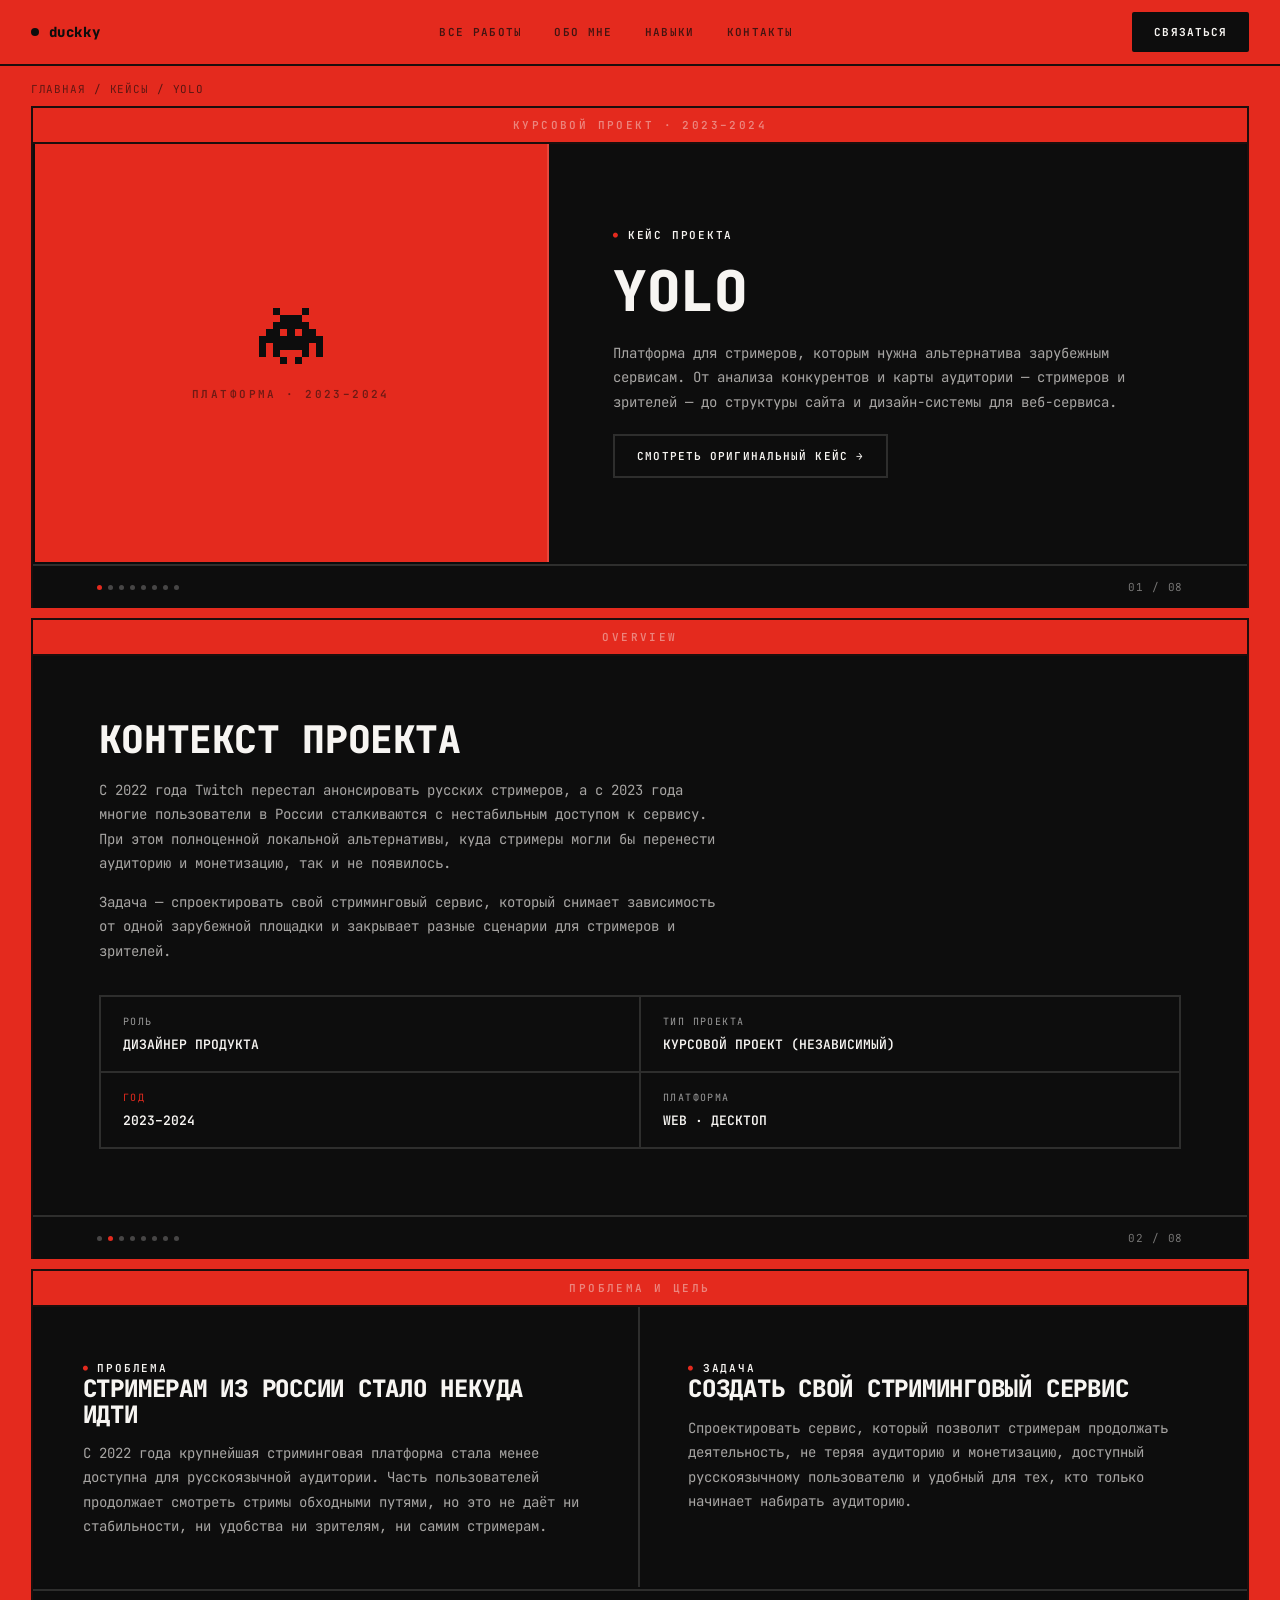
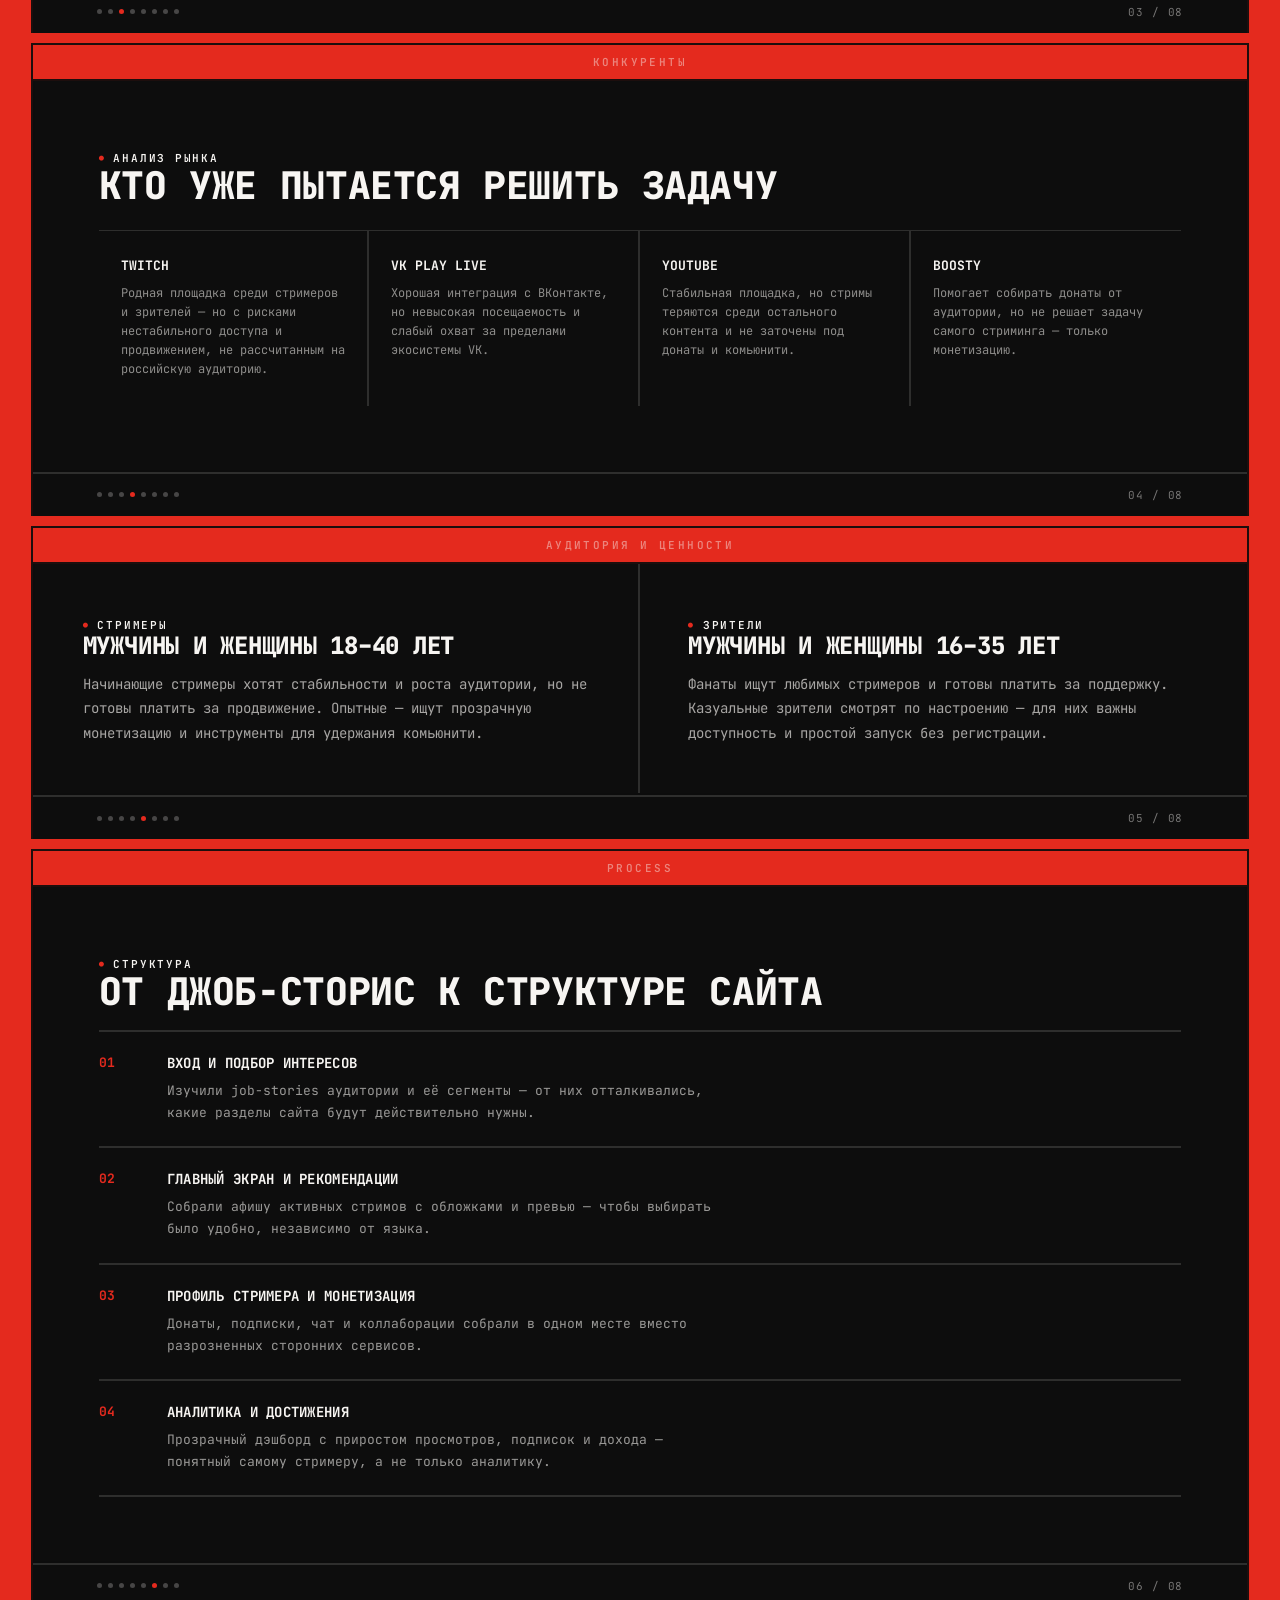
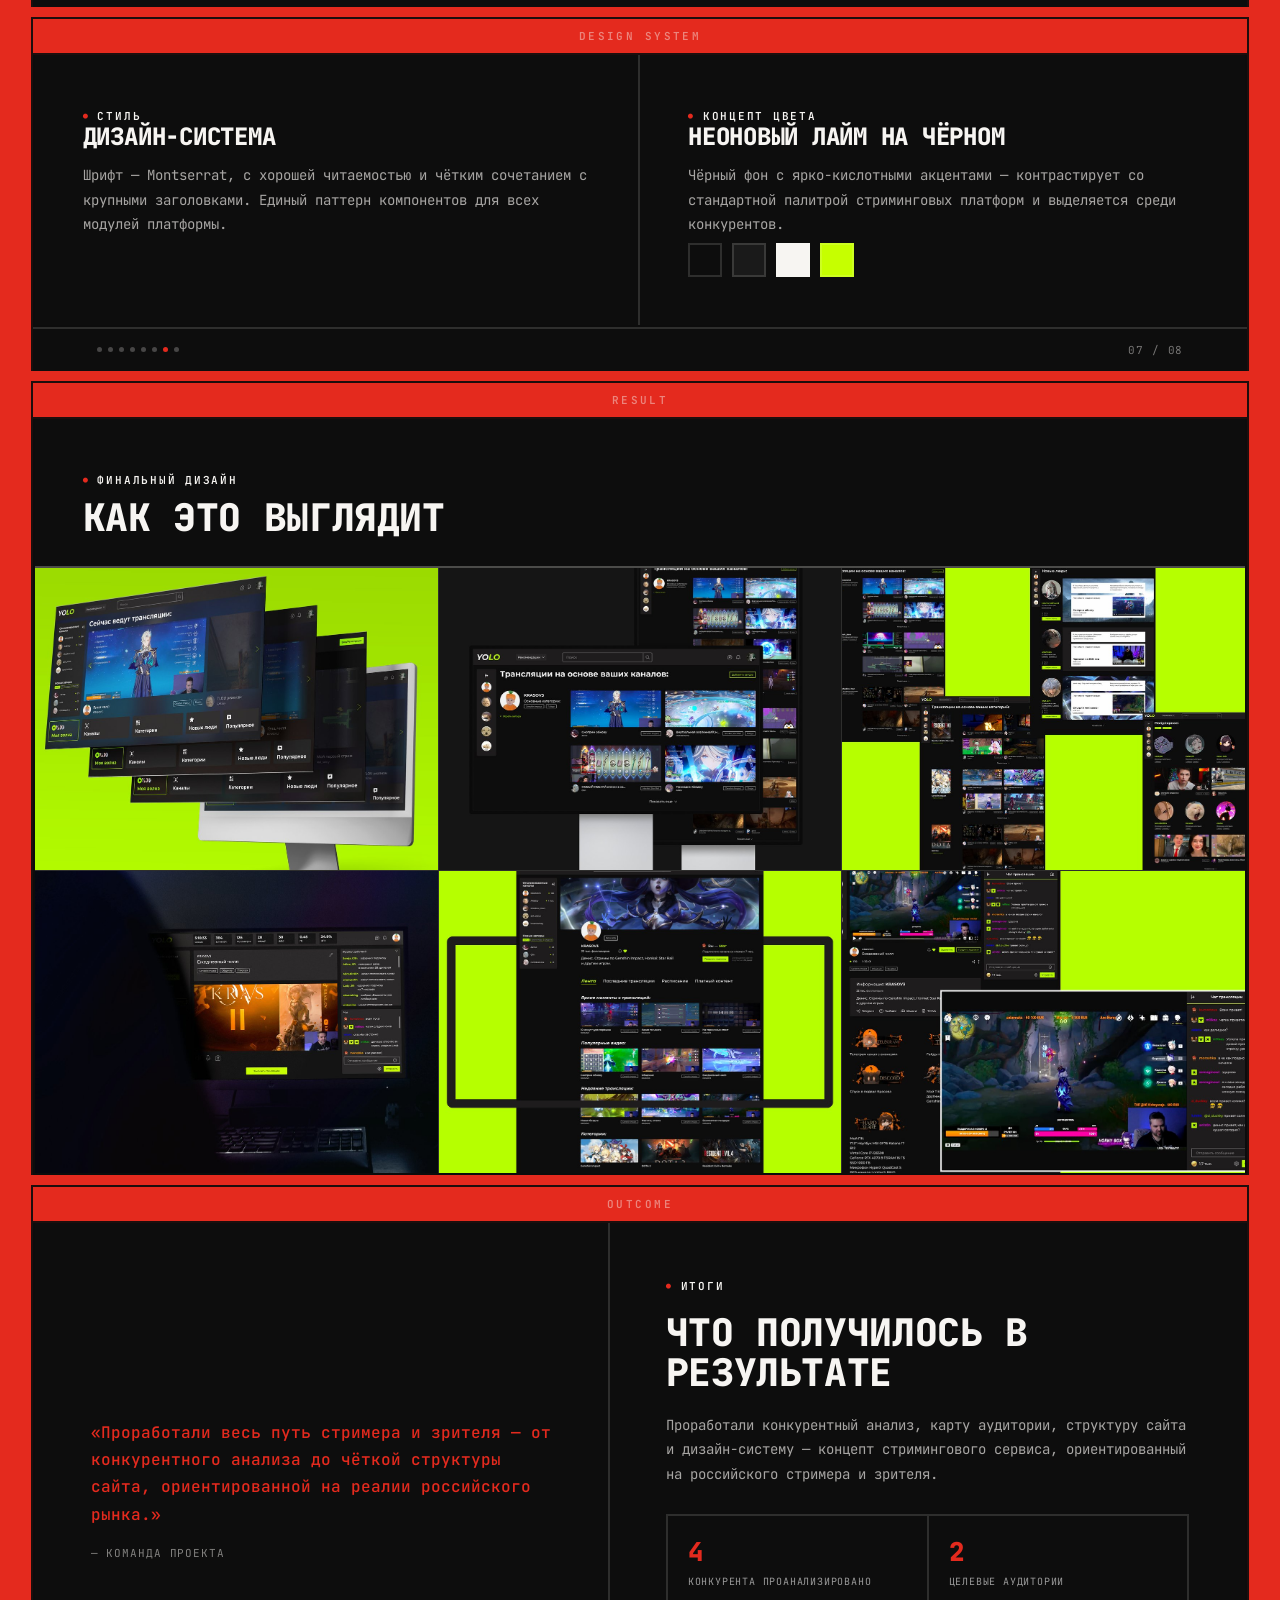
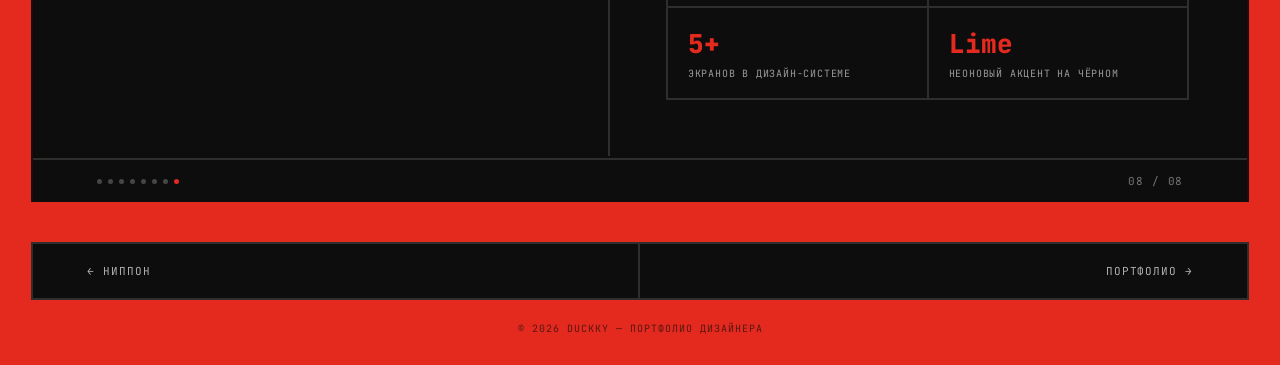
<file: cases/yolo.html>
<!DOCTYPE html>
<html lang="ru">
<head>
<meta charset="UTF-8">
<meta name="viewport" content="width=device-width, initial-scale=1.0">
<title>YOLO — кейс — Анна UX</title>
<meta name="description" content="Концепт стримингового сервиса для русскоязычных стримеров и зрителей: конкурентный анализ, структура сайта, дизайн-система.">
<link rel="stylesheet" href="../css/style.css">
</head>
<body>

<header class="site-header">
  <div class="container">
    <a href="../index.html" class="logo"><span class="logo-dot"></span>duckky</a>
    <nav class="main-nav">
      <a href="../index.html#work">Все работы</a>
      <a href="../index.html#about">Обо мне</a>
      <a href="../index.html#skills">Навыки</a>
      <a href="../index.html#contact">Контакты</a>
    </nav>
    <div style="display:flex; align-items:center; gap:12px;">
      <a href="mailto:duckkyyy@mail.ru" class="btn-contact">Связаться</a>
      <button class="nav-toggle" aria-label="Меню"><span></span><span></span></button>
    </div>
  </div>
</header>

<div class="breadcrumb"><a href="../index.html">Главная</a> / <a href="../index.html#work">Кейсы</a> / YOLO</div>

<main>

  <section class="slide case-hero">
    <div class="slide-inner">
      <div class="slide-top"><span class="eyebrow">Курсовой проект · 2023–2024</span></div>
      <div class="card">
        <div class="hero-visual">
          <div class="hero-visual-inner">
            <svg class="pixel-icon" viewBox="0 0 72 64" xmlns="http://www.w3.org/2000/svg" fill="#0D0D0D" shape-rendering="crispEdges">
              <rect x="16" y="0" width="8" height="8"/><rect x="48" y="0" width="8" height="8"/>
              <rect x="24" y="8" width="24" height="8"/>
              <rect x="16" y="16" width="40" height="8"/>
              <rect x="8" y="24" width="16" height="8"/><rect x="32" y="24" width="8" height="8"/><rect x="48" y="24" width="16" height="8"/>
              <rect x="0" y="32" width="72" height="8"/>
              <rect x="0" y="40" width="8" height="8"/><rect x="16" y="40" width="40" height="8"/><rect x="64" y="40" width="8" height="8"/>
              <rect x="0" y="48" width="8" height="8"/><rect x="16" y="48" width="8" height="8"/><rect x="48" y="48" width="8" height="8"/><rect x="64" y="48" width="8" height="8"/>
              <rect x="24" y="56" width="8" height="8"/><rect x="40" y="56" width="8" height="8"/>
            </svg>
            <span class="eyebrow">Платформа · 2023–2024</span>
          </div>
        </div>
        <div class="case-hero-content">
          <span class="kicker on-black">Кейс проекта</span>
          <h1 class="h-display">YOLO</h1>
          <p class="body-text">Платформа для стримеров, которым нужна альтернатива зарубежным сервисам. От анализа конкурентов и карты аудитории — стримеров и зрителей — до структуры сайта и дизайн-системы для веб-сервиса.</p>
          <a href="#" class="btn-outline">Смотреть оригинальный кейс →</a>
        </div>
      </div>
      <div class="card-foot">
        <div class="dots"><span class="active"></span><span></span><span></span><span></span><span></span><span></span><span></span><span></span></div>
        <span class="counter">01 / 08</span>
      </div>
    </div>
  </section>

  <section class="slide">
    <div class="slide-inner">
      <div class="slide-top"><span class="eyebrow">Overview</span></div>
      <div class="card">
        <h2 class="h-section">Контекст проекта</h2>
        <div class="overview-text" style="margin-top:18px;">
          <p class="body-text">С 2022 года Twitch перестал анонсировать русских стримеров, а с 2023 года многие пользователи в России сталкиваются с нестабильным доступом к сервису. При этом полноценной локальной альтернативы, куда стримеры могли бы перенести аудиторию и монетизацию, так и не появилось.</p>
          <p class="body-text">Задача — спроектировать свой стриминговый сервис, который снимает зависимость от одной зарубежной площадки и закрывает разные сценарии для стримеров и зрителей.</p>
        </div>
        <div class="info-grid">
          <div><div class="label">Роль</div><div class="value">Дизайнер продукта</div></div>
          <div><div class="label">Тип проекта</div><div class="value">Курсовой проект (независимый)</div></div>
          <div><div class="label accent">Год</div><div class="value">2023–2024</div></div>
          <div><div class="label">Платформа</div><div class="value">Web · десктоп</div></div>
        </div>
      </div>
      <div class="card-foot">
        <div class="dots"><span></span><span class="active"></span><span></span><span></span><span></span><span></span><span></span><span></span></div>
        <span class="counter">02 / 08</span>
      </div>
    </div>
  </section>

  <section class="slide">
    <div class="slide-inner">
      <div class="slide-top"><span class="eyebrow">Проблема и цель</span></div>
      <div class="card" style="padding:0;">
        <div class="two-col">
          <div>
            <span class="kicker on-black">Проблема</span>
            <h3>Стримерам из России стало некуда идти</h3>
            <p class="body-text">С 2022 года крупнейшая стриминговая платформа стала менее доступна для русскоязычной аудитории. Часть пользователей продолжает смотреть стримы обходными путями, но это не даёт ни стабильности, ни удобства ни зрителям, ни самим стримерам.</p>
          </div>
          <div>
            <span class="kicker on-black">Задача</span>
            <h3>Создать свой стриминговый сервис</h3>
            <p class="body-text">Спроектировать сервис, который позволит стримерам продолжать деятельность, не теряя аудиторию и монетизацию, доступный русскоязычному пользователю и удобный для тех, кто только начинает набирать аудиторию.</p>
          </div>
        </div>
      </div>
      <div class="card-foot">
        <div class="dots"><span></span><span></span><span class="active"></span><span></span><span></span><span></span><span></span><span></span></div>
        <span class="counter">03 / 08</span>
      </div>
    </div>
  </section>

  <section class="slide">
    <div class="slide-inner">
      <div class="slide-top"><span class="eyebrow">Конкуренты</span></div>
      <div class="card">
        <span class="kicker on-black">Анализ рынка</span>
        <h2 class="h-section">Кто уже пытается решить задачу</h2>
        <div class="competitor-grid" style="margin-top:24px; border-top:1px solid var(--line-on-black);">
          <div><h4>Twitch</h4><p>Родная площадка среди стримеров и зрителей — но с рисками нестабильного доступа и продвижением, не рассчитанным на российскую аудиторию.</p></div>
          <div><h4>VK Play Live</h4><p>Хорошая интеграция с ВКонтакте, но невысокая посещаемость и слабый охват за пределами экосистемы VK.</p></div>
          <div><h4>YouTube</h4><p>Стабильная площадка, но стримы теряются среди остального контента и не заточены под донаты и комьюнити.</p></div>
          <div><h4>Boosty</h4><p>Помогает собирать донаты от аудитории, но не решает задачу самого стриминга — только монетизацию.</p></div>
        </div>
      </div>
      <div class="card-foot">
        <div class="dots"><span></span><span></span><span></span><span class="active"></span><span></span><span></span><span></span><span></span></div>
        <span class="counter">04 / 08</span>
      </div>
    </div>
  </section>

  <section class="slide">
    <div class="slide-inner">
      <div class="slide-top"><span class="eyebrow">Аудитория и ценности</span></div>
      <div class="card" style="padding:0;">
        <div class="two-col">
          <div>
            <span class="kicker on-black">Стримеры</span>
            <h3>Мужчины и женщины 18–40 лет</h3>
            <p class="body-text">Начинающие стримеры хотят стабильности и роста аудитории, но не готовы платить за продвижение. Опытные — ищут прозрачную монетизацию и инструменты для удержания комьюнити.</p>
          </div>
          <div>
            <span class="kicker on-black">Зрители</span>
            <h3>Мужчины и женщины 16–35 лет</h3>
            <p class="body-text">Фанаты ищут любимых стримеров и готовы платить за поддержку. Казуальные зрители смотрят по настроению — для них важны доступность и простой запуск без регистрации.</p>
          </div>
        </div>
      </div>
      <div class="card-foot">
        <div class="dots"><span></span><span></span><span></span><span></span><span class="active"></span><span></span><span></span><span></span></div>
        <span class="counter">05 / 08</span>
      </div>
    </div>
  </section>

  <section class="slide">
    <div class="slide-inner">
      <div class="slide-top"><span class="eyebrow">Process</span></div>
      <div class="card">
        <span class="kicker on-black">Структура</span>
        <h2 class="h-section">От джоб-сторис к структуре сайта</h2>
        <ul class="process-list" style="margin-top:18px;">
          <li><span class="num">01</span><div><h4>Вход и подбор интересов</h4><p>Изучили job-stories аудитории и её сегменты — от них отталкивались, какие разделы сайта будут действительно нужны.</p></div></li>
          <li><span class="num">02</span><div><h4>Главный экран и рекомендации</h4><p>Собрали афишу активных стримов с обложками и превью — чтобы выбирать было удобно, независимо от языка.</p></div></li>
          <li><span class="num">03</span><div><h4>Профиль стримера и монетизация</h4><p>Донаты, подписки, чат и коллаборации собрали в одном месте вместо разрозненных сторонних сервисов.</p></div></li>
          <li><span class="num">04</span><div><h4>Аналитика и достижения</h4><p>Прозрачный дэшборд с приростом просмотров, подписок и дохода — понятный самому стримеру, а не только аналитику.</p></div></li>
        </ul>
      </div>
      <div class="card-foot">
        <div class="dots"><span></span><span></span><span></span><span></span><span></span><span class="active"></span><span></span><span></span></div>
        <span class="counter">06 / 08</span>
      </div>
    </div>
  </section>

  <section class="slide">
    <div class="slide-inner">
      <div class="slide-top"><span class="eyebrow">Design system</span></div>
      <div class="card" style="padding:0;">
        <div class="two-col">
          <div>
            <span class="kicker on-black">Стиль</span>
            <h3>Дизайн-система</h3>
            <p class="body-text">Шрифт — Montserrat, с хорошей читаемостью и чётким сочетанием с крупными заголовками. Единый паттерн компонентов для всех модулей платформы.</p>
          </div>
          <div>
            <span class="kicker on-black">Концепт цвета</span>
            <h3>Неоновый лайм на чёрном</h3>
            <p class="body-text">Чёрный фон с ярко-кислотными акцентами — контрастирует со стандартной палитрой стриминговых платформ и выделяется среди конкурентов.</p>
            <div class="swatches">
              <div class="swatch" style="background:#0D0D0D;"></div>
              <div class="swatch" style="background:#1A1A1A;"></div>
              <div class="swatch" style="background:#F7F5F2;"></div>
              <div class="swatch" style="background:#C6FF00;"></div>
            </div>
          </div>
        </div>
      </div>
      <div class="card-foot">
        <div class="dots"><span></span><span></span><span></span><span></span><span></span><span></span><span class="active"></span><span></span></div>
        <span class="counter">07 / 08</span>
      </div>
    </div>
  </section>

  <section class="slide">
    <div class="slide-inner">
      <div class="slide-top"><span class="eyebrow">Result</span></div>
      <div class="card" style="padding:0;">
        <div style="padding: clamp(28px,4vw,48px) clamp(28px,4vw,48px) 0;">
          <span class="kicker on-black">Финальный дизайн</span>
          <h2 class="h-section" style="margin-top:10px;">Как это выглядит</h2>
        </div>
        <div class="gallery" style="margin-top:28px; border-left:none; border-right:none; border-bottom:none;">
          <figure><img src="../images/yolo-1.jpg" alt="YOLO — экран 1"></figure>
          <figure><img src="../images/yolo-2.jpg" alt="YOLO — экран 2"></figure>
          <figure><img src="../images/yolo-3.jpg" alt="YOLO — экран 3"></figure>
          <figure><img src="../images/yolo-4.jpg" alt="YOLO — экран 4"></figure>
          <figure><img src="../images/yolo-5.jpg" alt="YOLO — экран 5"></figure>
          <figure><img src="../images/yolo-6.jpg" alt="YOLO — экран 6"></figure>
        </div>
      </div>
    </div>
  </section>

  <section class="slide outcome">
    <div class="slide-inner">
      <div class="slide-top"><span class="eyebrow">Outcome</span></div>
      <div class="card">
        <div class="outcome-quote">
          <blockquote>«Проработали весь путь стримера и зрителя — от конкурентного анализа до чёткой структуры сайта, ориентированной на реалии российского рынка.»</blockquote>
          <cite>— Команда проекта</cite>
        </div>
        <div class="outcome-body">
          <span class="kicker on-black">Итоги</span>
          <h2 class="h-section">Что получилось в результате</h2>
          <p class="body-text">Проработали конкурентный анализ, карту аудитории, структуру сайта и дизайн-систему — концепт стримингового сервиса, ориентированный на российского стримера и зрителя.</p>
          <div class="stat-grid">
            <div><div class="stat-value">4</div><div class="stat-label">Конкурента проанализировано</div></div>
            <div><div class="stat-value">2</div><div class="stat-label">Целевые аудитории</div></div>
            <div><div class="stat-value">5+</div><div class="stat-label">Экранов в дизайн-системе</div></div>
            <div><div class="stat-value">Lime</div><div class="stat-label">Неоновый акцент на чёрном</div></div>
          </div>
        </div>
      </div>
      <div class="card-foot">
        <div class="dots"><span></span><span></span><span></span><span></span><span></span><span></span><span></span><span class="active"></span></div>
        <span class="counter">08 / 08</span>
      </div>
    </div>
  </section>

  <nav class="case-nav">
    <div class="container">
      <a class="prev" href="nippon.html">← Ниппон</a>
      <a class="next" href="../index.html#work">Портфолио →</a>
    </div>
  </nav>

</main>

<footer class="site-footer">© 2026 duckky — Портфолио дизайнера</footer>

<script src="../js/script.js"></script>
</body>
</html>
</file>
<file: css/style.css>
/* ===========================================================
   duckky — портфолио. Дизайн-система
   =========================================================== */

@import url('https://fonts.googleapis.com/css2?family=JetBrains+Mono:ital,wght@0,400;0,500;0,600;0,700;0,800;1,400&display=swap');

:root {
  --red: #E42A1E;
  --red-deep: #C2210D;
  --black: #0D0D0D;
  --black-soft: #151515;
  --white: #F7F5F2;
  --gray: #9A9A9A;
  --gray-on-red: rgba(13, 13, 13, 0.65);
  --line-on-black: rgba(247, 245, 242, 0.14);
  --line-on-red: rgba(13, 13, 13, 0.92);

  --font: 'JetBrains Mono', 'IBM Plex Mono', ui-monospace, SFMono-Regular, Menlo, Consolas, monospace;

  --container: 1360px;
  --gap: clamp(16px, 2.4vw, 32px);
  --radius: 2px;
}

/* ---------- reset ---------- */
* { box-sizing: border-box; margin: 0; padding: 0; }
html { scroll-behavior: smooth; }
body {
  font-family: var(--font);
  background: var(--red);
  color: var(--white);
  -webkit-font-smoothing: antialiased;
  overflow-x: hidden;
}
img { display: block; max-width: 100%; }
a { color: inherit; text-decoration: none; }
button { font-family: inherit; cursor: pointer; }
ul { list-style: none; }

.container {
  max-width: var(--container);
  margin: 0 auto;
  padding: 0 var(--gap);
}

/* ---------- typography helpers ---------- */
.kicker {
  display: inline-flex;
  align-items: center;
  gap: 8px;
  font-size: 11px;
  font-weight: 600;
  letter-spacing: 0.16em;
  text-transform: uppercase;
}
.kicker::before {
  content: '●';
  font-size: 8px;
  color: var(--red);
}
.kicker.on-black { color: var(--white); }
.kicker.on-red { color: var(--black); }
.kicker.muted { color: var(--gray); }
.kicker.muted::before { color: var(--gray); }

.eyebrow {
  font-size: 11px;
  font-weight: 600;
  letter-spacing: 0.22em;
  text-transform: uppercase;
  color: rgba(247,245,242,0.45);
}

h1, h2, h3 {
  text-transform: uppercase;
  font-weight: 800;
  line-height: 1.05;
  letter-spacing: -0.01em;
}

.h-display {
  font-size: clamp(34px, 4.6vw, 56px);
}
.h-section {
  font-size: clamp(26px, 3.2vw, 38px);
}
.h-card {
  font-size: clamp(18px, 1.8vw, 22px);
}

p.body-text {
  font-size: 14px;
  line-height: 1.75;
  color: rgba(247,245,242,0.66);
}

/* =============================================================
   HEADER
   ============================================================= */
.site-header {
  position: sticky;
  top: 0;
  z-index: 100;
  background: var(--red);
  border-bottom: 2px solid var(--line-on-red);
}
.site-header .container {
  display: flex;
  align-items: center;
  justify-content: space-between;
  height: 64px;
}
.logo {
  display: flex;
  align-items: center;
  gap: 10px;
  font-weight: 800;
  font-size: 14px;
  letter-spacing: 0.04em;
  color: var(--black);
}
.logo-dot {
  width: 8px; height: 8px;
  border-radius: 50%;
  background: var(--black);
}
.main-nav {
  display: flex;
  gap: 32px;
}
.main-nav a {
  font-size: 11px;
  font-weight: 600;
  letter-spacing: 0.12em;
  text-transform: uppercase;
  color: var(--black);
  opacity: 0.75;
  transition: opacity 0.2s;
}
.main-nav a:hover { opacity: 1; }
.btn-contact {
  background: var(--black);
  color: var(--white);
  font-size: 11px;
  font-weight: 700;
  letter-spacing: 0.1em;
  text-transform: uppercase;
  padding: 11px 20px;
  border: 2px solid var(--black);
  border-radius: var(--radius);
  transition: background 0.2s, color 0.2s;
}
.btn-contact:hover { background: transparent; color: var(--black); }

.nav-toggle {
  display: none;
  flex-direction: column;
  gap: 4px;
  background: none;
  border: none;
  padding: 8px;
}
.nav-toggle span {
  width: 20px; height: 2px; background: var(--black);
}

/* =============================================================
   SECTION / CARD SYSTEM (numbered black slides on red canvas)
   ============================================================= */
.slide {
  padding: 10px var(--gap) 0;
}
.slide-inner {
  max-width: var(--container);
  margin: 0 auto;
  border: 2px solid var(--line-on-red);
  border-bottom: none;
}
.slide-top {
  display: flex;
  justify-content: center;
  padding: 10px 0;
  border-bottom: 2px solid var(--line-on-red);
}
.card {
  background: var(--black);
  border: 2px solid var(--line-on-red);
  border-top: none;
  padding: clamp(28px, 5vw, 64px);
}
.card-foot {
  display: flex;
  align-items: center;
  justify-content: space-between;
  padding: 14px clamp(28px, 5vw, 64px);
  border-top: 2px solid var(--line-on-black);
  background: var(--black);
}
.dots {
  display: flex;
  gap: 6px;
}
.dots span {
  width: 5px; height: 5px;
  border-radius: 50%;
  background: rgba(247,245,242,0.25);
}
.dots span.active { background: var(--red); }
.counter {
  font-size: 11px;
  letter-spacing: 0.08em;
  color: rgba(247,245,242,0.45);
}

/* =============================================================
   HERO
   ============================================================= */
.hero .card {
  display: grid;
  grid-template-columns: 0.85fr 1.15fr;
  gap: 0;
  padding: 0;
  min-height: 480px;
}
.hero-visual {
  background: var(--red);
  display: flex;
  align-items: center;
  justify-content: center;
  padding: 40px;
  border-right: 2px solid var(--line-on-black);
}
.hero-visual-inner { text-align: center; }
.pixel-icon { display: block; width: 64px; height: 64px; margin: 0 auto 14px; image-rendering: pixelated; }
.hero-visual .eyebrow { color: rgba(13,13,13,0.55); }
.hero-content {
  padding: clamp(32px, 5vw, 64px);
  display: flex;
  flex-direction: column;
  justify-content: center;
  gap: 22px;
}
.hero-content h1 { color: var(--white); }
.hero-content .body-text { max-width: 46ch; }
.hero-list {
  display: flex;
  flex-direction: column;
  border-top: 2px solid var(--line-on-black);
}
.hero-list li {
  display: flex;
  gap: 14px;
  align-items: baseline;
  padding: 12px 0;
  border-bottom: 2px solid var(--line-on-black);
  font-size: 12px;
  letter-spacing: 0.05em;
  text-transform: uppercase;
  color: rgba(247,245,242,0.8);
}
.hero-list .num { color: var(--red); font-weight: 700; }

.btn-outline {
  display: inline-flex;
  align-items: center;
  gap: 10px;
  border: 2px solid var(--line-on-black);
  color: var(--white);
  font-size: 11px;
  font-weight: 600;
  letter-spacing: 0.1em;
  text-transform: uppercase;
  padding: 13px 22px;
  width: fit-content;
  transition: border-color 0.2s, background 0.2s;
}
.btn-outline:hover { border-color: var(--red); background: rgba(228,42,30,0.08); }

/* =============================================================
   ABOUT
   ============================================================= */
.about .card {
  display: grid;
  grid-template-columns: 1.3fr 0.7fr;
  gap: 32px;
  align-items: center;
}
.about h2 { color: var(--white); margin-bottom: 20px; }
.about .body-text + .body-text { margin-top: 14px; }

.about-photo-col {
  display: flex;
  flex-direction: column;
  align-items: center;
  justify-self: center;
  padding-top: 4px;
}
.about-photo {
  width: 200px;
  aspect-ratio: 1 / 1.02;
  overflow: hidden;
  background: var(--black-soft);
}
.about-photo img { width: 100%; height: 100%; object-fit: cover; }
.about-photo-tag {
  margin-top: 16px;
}

.about-info {
  margin-top: 32px;
  max-width: 62ch;
}
.about-info .row {
  display: grid;
  grid-template-columns: 1fr 1fr;
  gap: 24px;
  padding-top: 16px;
  margin-top: 16px;
  border-top: 2px solid var(--line-on-black);
}
.about-info .row:first-child { margin-top: 0; }
.about-info .label {
  font-size: 10px;
  letter-spacing: 0.14em;
  text-transform: uppercase;
  color: var(--gray);
  margin-bottom: 8px;
}
.about-info .label.accent { color: var(--red); }
.about-info .value {
  font-size: 13px;
  font-weight: 600;
  text-transform: uppercase;
  color: var(--white);
}

.info-grid {
  margin-top: 32px;
  display: grid;
  grid-template-columns: 1fr 1fr;
  border-top: 2px solid var(--line-on-black);
  border-left: 2px solid var(--line-on-black);
}
.info-grid > div {
  padding: 18px 22px;
  border-right: 2px solid var(--line-on-black);
  border-bottom: 2px solid var(--line-on-black);
}
.info-grid .label {
  font-size: 10px;
  letter-spacing: 0.14em;
  text-transform: uppercase;
  color: var(--gray);
  margin-bottom: 8px;
}
.info-grid .label.accent { color: var(--red); }
.info-grid .value {
  font-size: 13px;
  font-weight: 600;
  text-transform: uppercase;
  color: var(--white);
}

/* =============================================================
   SKILLS
   ============================================================= */
.skills h2 { color: var(--white); margin: 8px 0 28px; }
.skills-list {
  border-top: 2px solid var(--line-on-black);
}
.skills-list li {
  display: grid;
  grid-template-columns: 40px 1fr;
  gap: 18px;
  padding: 16px 0;
  border-bottom: 2px solid var(--line-on-black);
  align-items: baseline;
}
.skills-list .num { color: var(--red); font-weight: 700; font-size: 13px; }
.skills-list .skill-title { font-weight: 700; text-transform: uppercase; font-size: 14px; color: var(--white); }
.skills-list .skill-title span { font-weight: 400; text-transform: none; color: rgba(247,245,242,0.55); text-transform: uppercase; font-size: 12px; }

.tags {
  margin-top: 28px;
  display: flex;
  flex-wrap: wrap;
  gap: 10px;
}
.tags span {
  border: 2px solid var(--line-on-black);
  padding: 8px 14px;
  font-size: 11px;
  text-transform: uppercase;
  letter-spacing: 0.06em;
  color: rgba(247,245,242,0.8);
}

/* =============================================================
   PROJECTS (open, on red canvas)
   ============================================================= */
.projects {
  padding: 72px var(--gap);
}
.projects-head {
  max-width: var(--container);
  margin: 0 auto 36px;
  display: flex;
  justify-content: space-between;
  align-items: flex-end;
  gap: 24px;
  flex-wrap: wrap;
}
.projects-head h2 { color: var(--black); }
.projects-head .body-text { color: var(--gray-on-red); max-width: 40ch; }
.projects .kicker.muted { color: var(--gray-on-red); }
.projects .kicker.muted::before { color: var(--black); }

.projects-grid {
  max-width: var(--container);
  margin: 0 auto;
  display: grid;
  grid-template-columns: repeat(3, 1fr);
  gap: var(--gap);
}
.project-card {
  background: var(--black);
  border: 2px solid var(--line-on-black);
  display: flex;
  flex-direction: column;
  transition: transform 0.25s ease, border-color 0.25s ease;
}
.project-card:hover { transform: translateY(-4px); border-color: var(--red); }
.project-thumb {
  position: relative;
  aspect-ratio: 4/3;
  overflow: hidden;
  border-bottom: 2px solid var(--line-on-black);
  background: var(--black-soft);
}
.project-thumb img { width: 100%; height: 100%; object-fit: cover; transition: transform 0.4s ease; }
.project-card:hover .project-thumb img { transform: scale(1.05); }
.project-tag {
  position: absolute;
  top: 10px; left: 10px;
  background: rgba(13,13,13,0.8);
  padding: 5px 10px;
  font-size: 10px;
  letter-spacing: 0.08em;
  text-transform: uppercase;
}
.project-index {
  position: absolute;
  bottom: 10px; right: 12px;
  font-size: 10px;
  color: rgba(247,245,242,0.7);
}
.project-body { padding: 18px 20px 22px; }
.project-body h3 {
  font-size: 14px;
  color: var(--white);
  margin-bottom: 6px;
}
.project-body .meta {
  font-size: 11px;
  letter-spacing: 0.04em;
  text-transform: uppercase;
  color: rgba(247,245,242,0.45);
}

/* =============================================================
   CONTACT
   ============================================================= */
.contact .card {
  display: grid;
  grid-template-columns: 1.1fr 0.9fr;
  gap: 0;
  padding: 0;
}
.contact-left {
  padding: clamp(32px, 5vw, 64px);
  display: flex;
  flex-direction: column;
  justify-content: center;
  gap: 18px;
}
.contact-left h2 { color: var(--white); }
.contact-right {
  padding: clamp(32px, 5vw, 64px);
  border-left: 2px solid var(--line-on-black);
  display: flex;
  flex-direction: column;
  justify-content: center;
  gap: 24px;
}
.contact-right a { display: block; }
.contact-item .label {
  font-size: 10px;
  letter-spacing: 0.14em;
  text-transform: uppercase;
  color: var(--gray);
  margin-bottom: 8px;
}
.contact-item .value {
  font-size: 16px;
  font-weight: 700;
  color: var(--white);
  transition: color 0.2s;
}
.contact-item a:hover .value { color: var(--red); }

.site-footer {
  text-align: center;
  padding: 22px var(--gap) 30px;
  font-size: 10px;
  letter-spacing: 0.1em;
  text-transform: uppercase;
  color: var(--gray-on-red);
}

/* =============================================================
   CASE PAGE — shared blocks
   ============================================================= */
.case-hero .card {
  display: grid;
  grid-template-columns: 0.85fr 1.15fr;
  padding: 0;
  min-height: 420px;
}
.breadcrumb {
  padding: 16px var(--gap) 0;
  max-width: var(--container);
  margin: 0 auto;
  font-size: 11px;
  letter-spacing: 0.08em;
  text-transform: uppercase;
  color: var(--gray-on-red);
}
.breadcrumb a { color: var(--black); opacity: 0.6; }
.breadcrumb a:hover { opacity: 1; }

.case-tagbar {
  padding: 10px 0;
  font-size: 11px;
  letter-spacing: 0.1em;
  text-transform: uppercase;
  color: rgba(13,13,13,0.55);
}

.case-hero-content {
  padding: clamp(32px, 5vw, 64px);
  display: flex;
  flex-direction: column;
  justify-content: center;
  gap: 20px;
}
.case-hero-content h1 { color: var(--white); }

.two-col {
  display: grid;
  grid-template-columns: 1fr 1fr;
}
.two-col > div {
  padding: clamp(28px, 4vw, 48px);
}
.two-col > div:first-child {
  border-right: 2px solid var(--line-on-black);
}
.two-col h3 { color: var(--white); margin-bottom: 14px; font-size: clamp(18px,2vw,24px); }

.overview-text { max-width: 62ch; }
.overview-text p + p { margin-top: 14px; }

.process-list { border-top: 2px solid var(--line-on-black); }
.process-list li {
  display: grid;
  grid-template-columns: 48px 1fr;
  gap: 20px;
  padding: 22px 0;
  border-bottom: 2px solid var(--line-on-black);
}
.process-list .num { color: var(--red); font-weight: 700; font-size: 13px; }
.process-list h4 {
  text-transform: uppercase;
  font-size: 14px;
  color: var(--white);
  margin-bottom: 8px;
  letter-spacing: 0.02em;
}
.process-list p { font-size: 13px; line-height: 1.7; color: rgba(247,245,242,0.6); max-width: 68ch; }

.gallery {
  display: grid;
  grid-template-columns: repeat(3, 1fr);
  gap: 1px;
  background: var(--line-on-black);
  border: 2px solid var(--line-on-black);
}
.gallery figure {
  position: relative;
  aspect-ratio: 4/3;
  overflow: hidden;
  background: var(--black-soft);
}
.gallery img { width: 100%; height: 100%; object-fit: cover; cursor: zoom-in; transition: opacity 0.2s; }
.gallery img:hover { opacity: 0.85; }
.gallery .ph { width:100%; height:100%; display:flex; align-items:center; justify-content:center; color: rgba(247,245,242,0.25); font-size: 11px; letter-spacing: 0.1em; text-transform: uppercase; text-align:center; padding: 10px; }
.gallery figcaption {
  position: absolute;
  bottom: 8px; right: 10px;
  font-size: 10px;
  color: rgba(247,245,242,0.6);
}

.outcome .card { padding: 0; display: grid; grid-template-columns: 0.95fr 1.05fr; }
.outcome-quote {
  padding: clamp(32px, 5vw, 56px);
  display: flex;
  flex-direction: column;
  justify-content: center;
  gap: 18px;
  border-right: 2px solid var(--line-on-black);
}
.outcome-quote blockquote {
  color: var(--red);
  font-size: clamp(14px, 1.4vw, 16px);
  line-height: 1.7;
  font-weight: 500;
}
.outcome-quote cite {
  font-style: normal;
  font-size: 11px;
  letter-spacing: 0.08em;
  text-transform: uppercase;
  color: rgba(247,245,242,0.5);
}
.outcome-body {
  padding: clamp(32px, 5vw, 56px);
  display: flex;
  flex-direction: column;
  justify-content: center;
  gap: 20px;
}
.outcome-body h2 { color: var(--white); }
.stat-grid {
  margin-top: 8px;
  display: grid;
  grid-template-columns: 1fr 1fr;
  border-top: 2px solid var(--line-on-black);
  border-left: 2px solid var(--line-on-black);
}
.stat-grid > div {
  padding: 18px 20px;
  border-right: 2px solid var(--line-on-black);
  border-bottom: 2px solid var(--line-on-black);
}
.stat-grid .stat-value { font-size: clamp(20px, 2.2vw, 26px); font-weight: 800; color: var(--red); }
.stat-grid .stat-label { margin-top: 6px; font-size: 10px; letter-spacing: 0.08em; text-transform: uppercase; color: var(--gray); }

.audience-grid { display: grid; grid-template-columns: 1fr 1fr; }
.audience-grid > div { padding: clamp(28px, 4vw, 48px); }
.audience-grid > div:first-child { border-right: 2px solid var(--line-on-black); }
.audience-grid .label { font-size: 10px; letter-spacing: 0.12em; text-transform: uppercase; color: var(--gray); margin-bottom: 10px; }
.audience-grid .value { font-size: 14px; color: var(--white); font-weight: 600; margin-bottom: 22px; }
.mini-cards { margin-top: 24px; display: grid; grid-template-columns: repeat(3,1fr); gap: 1px; background: var(--line-on-black); border: 2px solid var(--line-on-black); }
.mini-cards div { background: var(--black); padding: 16px; font-size: 11px; line-height: 1.6; color: rgba(247,245,242,0.6); }
.mini-cards strong { display:block; color: var(--white); font-size: 12px; text-transform: uppercase; margin-bottom: 6px; }

.competitor-grid { display: grid; grid-template-columns: repeat(4, 1fr); }
.competitor-grid > div { padding: 26px 22px; border-right: 2px solid var(--line-on-black); }
.competitor-grid > div:last-child { border-right: none; }
.competitor-grid h4 { font-size: 13px; color: var(--white); text-transform: uppercase; margin-bottom: 10px; }
.competitor-grid p { font-size: 12px; line-height: 1.6; color: rgba(247,245,242,0.55); }

.swatches { display: flex; gap: 10px; margin-top: 6px; }
.swatch { width: 34px; height: 34px; border: 2px solid var(--line-on-black); }

.case-nav {
  padding: 40px var(--gap) 0;
}
.case-nav .container {
  display: grid;
  grid-template-columns: 1fr 1fr;
  border: 2px solid var(--line-on-black);
  background: var(--black);
}
.case-nav a {
  padding: 20px 24px;
  font-size: 11px;
  letter-spacing: 0.08em;
  text-transform: uppercase;
}
.case-nav .prev { text-align: left; border-right: 2px solid var(--line-on-black); color: rgba(247,245,242,0.7); }
.case-nav .prev:hover { color: var(--red); }
.case-nav .next { text-align: right; color: rgba(247,245,242,0.7); }
.case-nav .next:hover { color: var(--red); }

/* =============================================================
   LIGHTBOX
   ============================================================= */
.lightbox {
  position: fixed;
  inset: 0;
  z-index: 1000;
  background: rgba(13,13,13,0.94);
  display: flex;
  align-items: center;
  justify-content: center;
  padding: 40px;
  opacity: 0;
  pointer-events: none;
  transition: opacity 0.25s ease;
}
.lightbox.active { opacity: 1; pointer-events: auto; }
.lightbox img {
  max-width: 100%;
  max-height: 100%;
  object-fit: contain;
  box-shadow: 0 20px 60px rgba(0,0,0,0.5);
  cursor: zoom-out;
}
.lightbox-close {
  position: absolute;
  top: 24px;
  right: 28px;
  width: 40px;
  height: 40px;
  border: 2px solid var(--line-on-black);
  background: transparent;
  color: var(--white);
  font-size: 20px;
  line-height: 1;
  cursor: pointer;
  display: flex;
  align-items: center;
  justify-content: center;
  transition: border-color 0.2s, color 0.2s;
}
.lightbox-close:hover { border-color: var(--red); color: var(--red); }

/* =============================================================
   RESPONSIVE
   ============================================================= */
@media (max-width: 900px) {
  .main-nav {
    display: none;
    position: absolute;
    top: 64px; left: 0; right: 0;
    flex-direction: column;
    gap: 0;
    background: var(--red);
    border-bottom: 2px solid var(--line-on-red);
  }
  .main-nav.open { display: flex; }
  .main-nav a { padding: 16px var(--gap); border-top: 2px solid var(--line-on-red); }
  .nav-toggle { display: flex; }
  .nav-toggle.active span:first-child { transform: translateY(3px) rotate(45deg); }
  .nav-toggle.active span:last-child { transform: translateY(-3px) rotate(-45deg); }
  .hero .card, .case-hero .card, .about .card, .contact .card, .outcome .card {
    grid-template-columns: 1fr;
  }
  .hero .card, .case-hero .card {
    min-height: 0;
    align-content: start;
  }
  .hero-visual { border-right: none; border-bottom: 2px solid var(--line-on-black); padding: 32px; }
  .two-col, .audience-grid { grid-template-columns: 1fr; }
  .two-col > div:first-child, .audience-grid > div:first-child { border-right: none; border-bottom: 2px solid var(--line-on-black); }
  .about .card { gap: 32px; }
  .about-photo-col { justify-self: start; }
  .projects-grid { grid-template-columns: repeat(2, 1fr); }
  .gallery { grid-template-columns: repeat(2, 1fr); }
  .info-grid { grid-template-columns: 1fr; }
  .stat-grid { grid-template-columns: 1fr; }
  .competitor-grid { grid-template-columns: repeat(2, 1fr); }
  .competitor-grid > div:nth-child(2n) { border-right: none; }
  .contact-right { border-left: none; border-top: 2px solid var(--line-on-black); }
  .outcome-quote { border-right: none; border-bottom: 2px solid var(--line-on-black); }
}

@media (max-width: 560px) {
  .projects-grid { grid-template-columns: 1fr; }
  .gallery { grid-template-columns: 1fr; }
  .card-foot { padding: 12px 20px; }
  .card { padding: 24px; }
  .competitor-grid { grid-template-columns: 1fr; }
  .competitor-grid > div { border-right: none; border-bottom: 2px solid var(--line-on-black); }
  .mini-cards { grid-template-columns: 1fr; }
  .case-nav .container { grid-template-columns: 1fr; }
  .case-nav .prev { border-right: none; border-bottom: 2px solid var(--line-on-black); }
}
</file>
